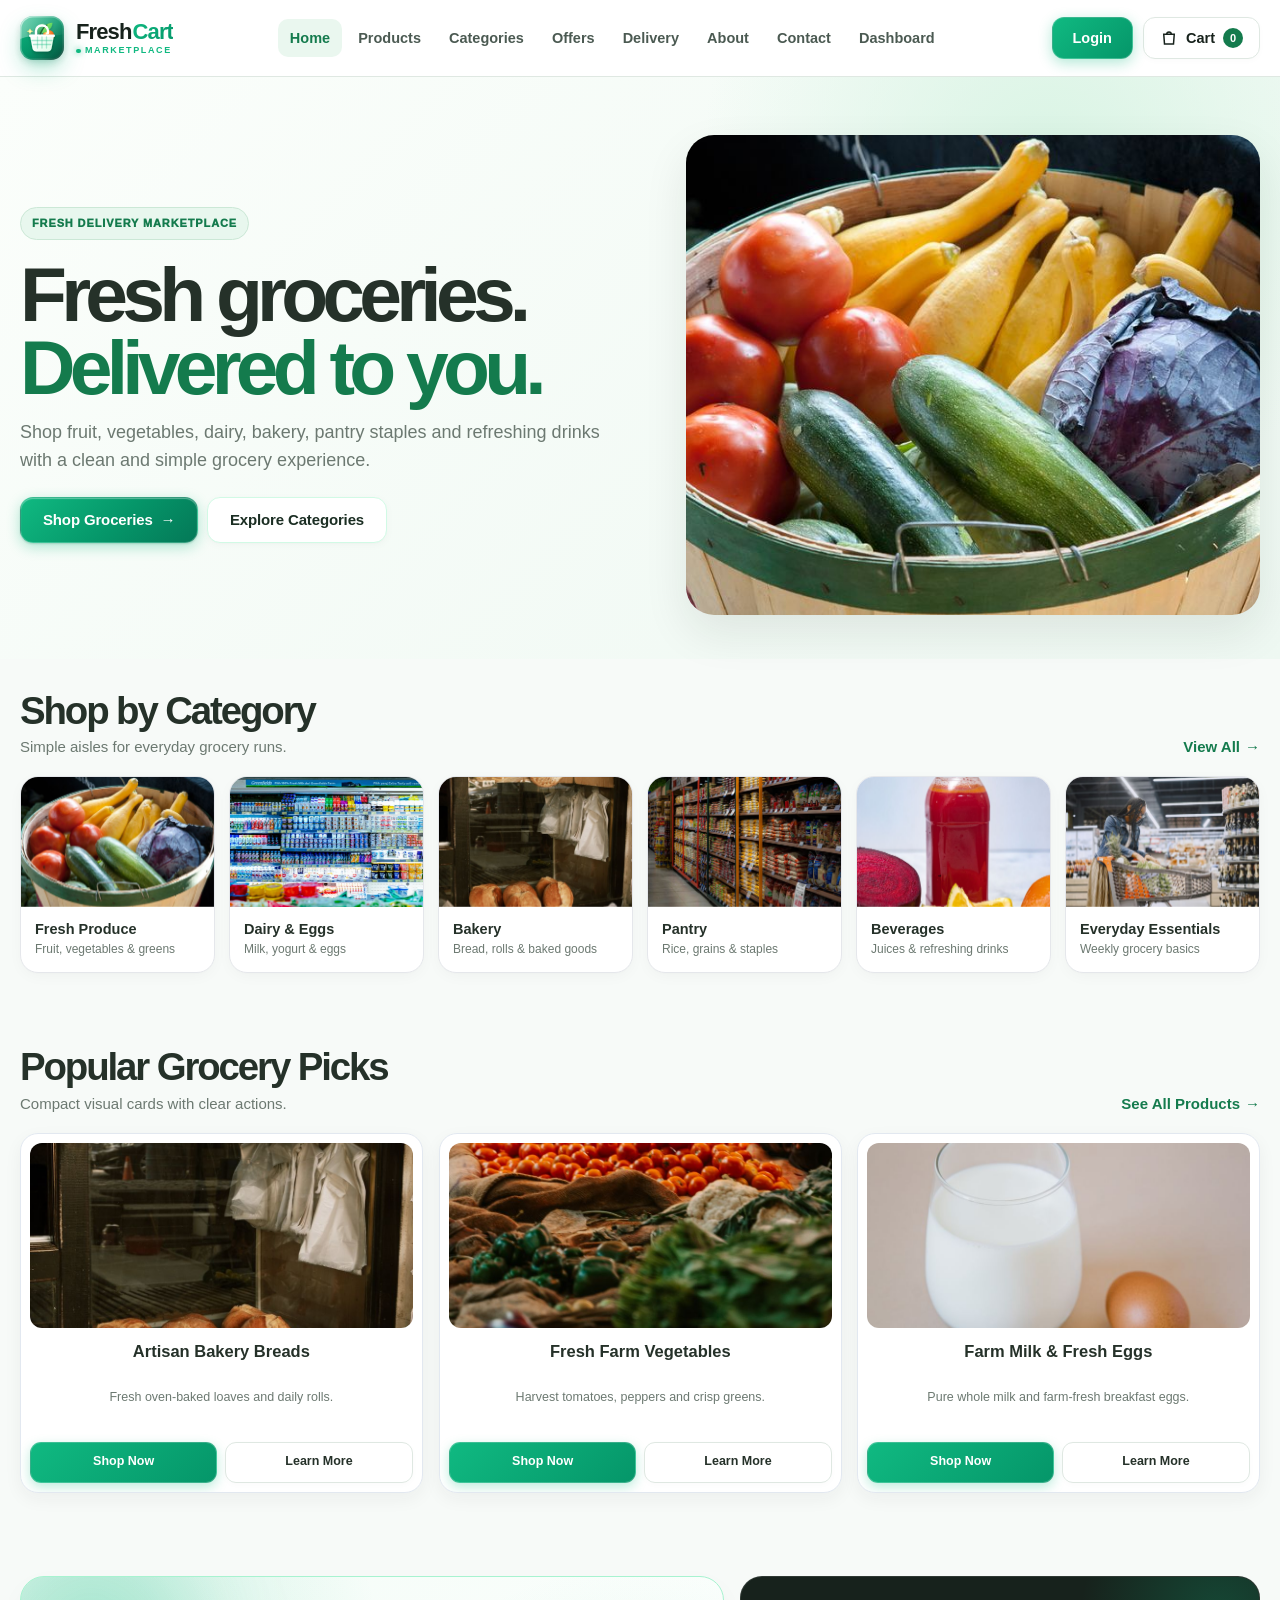
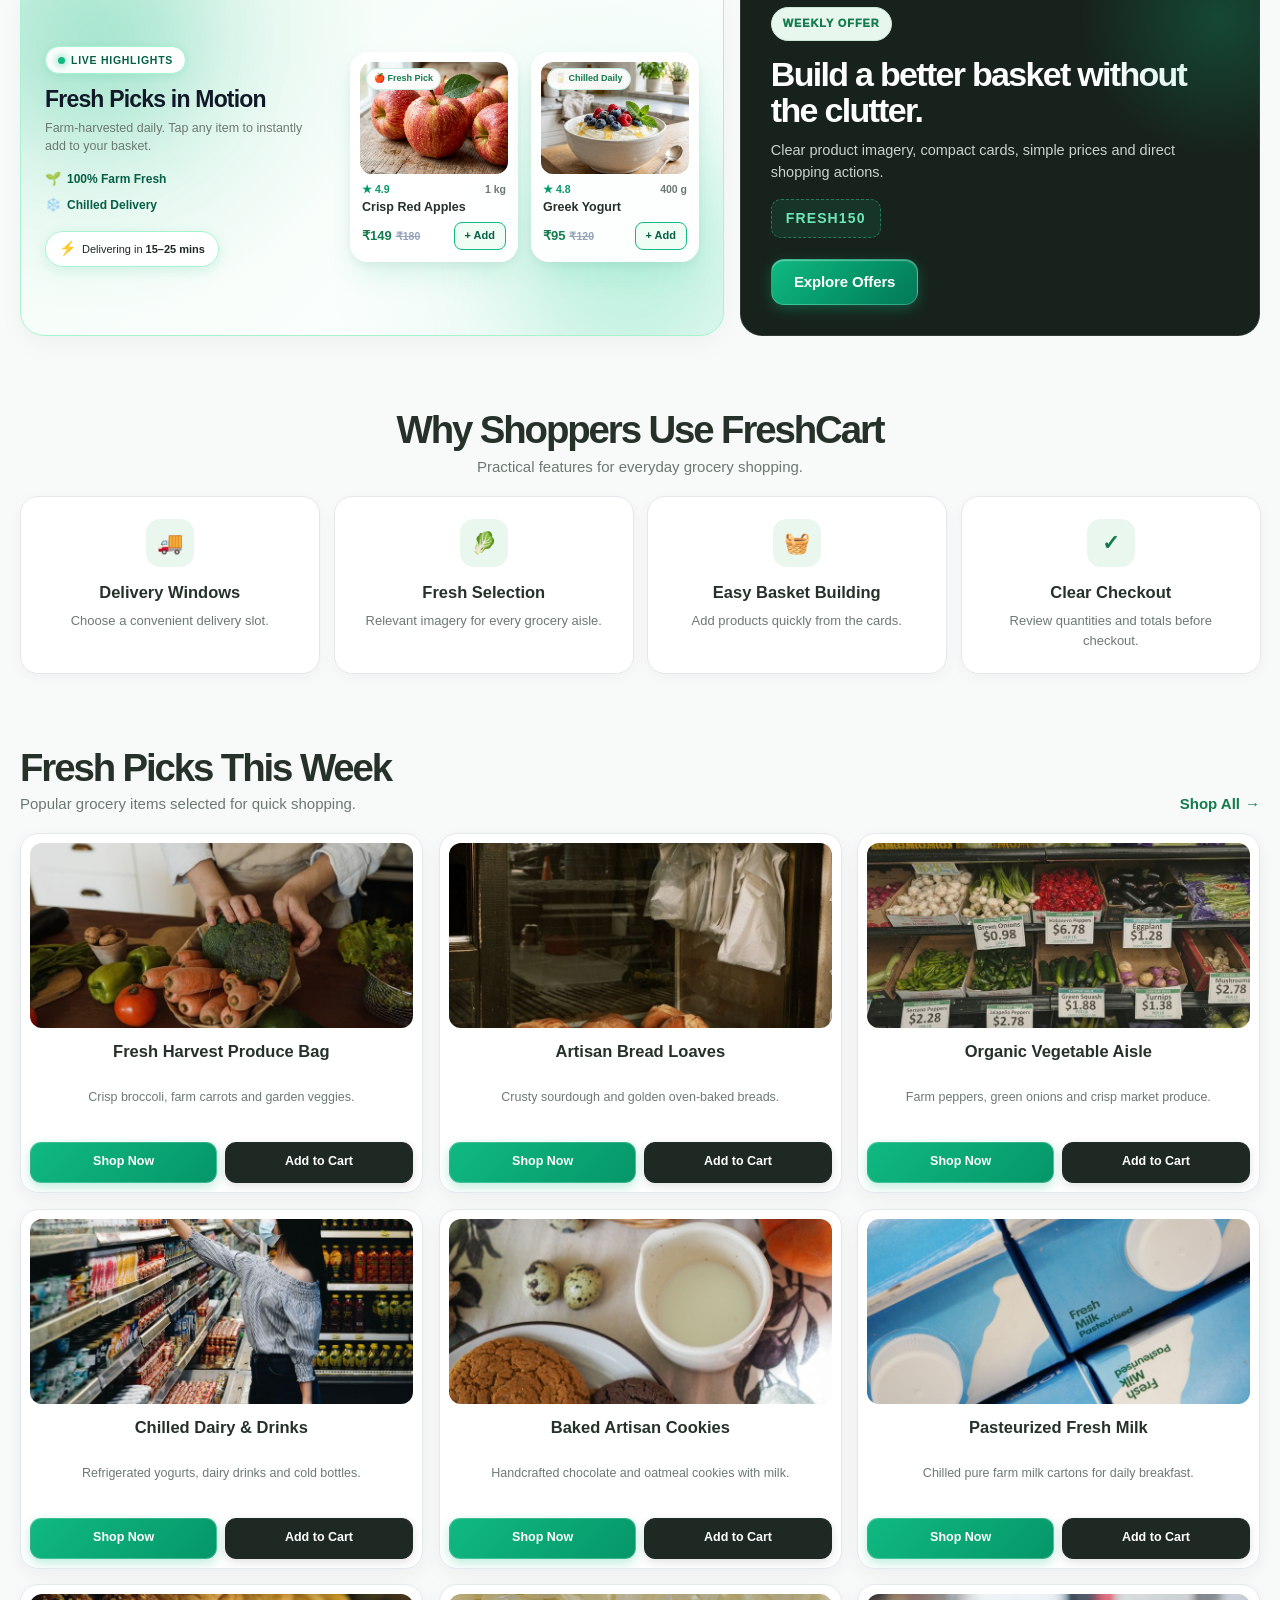
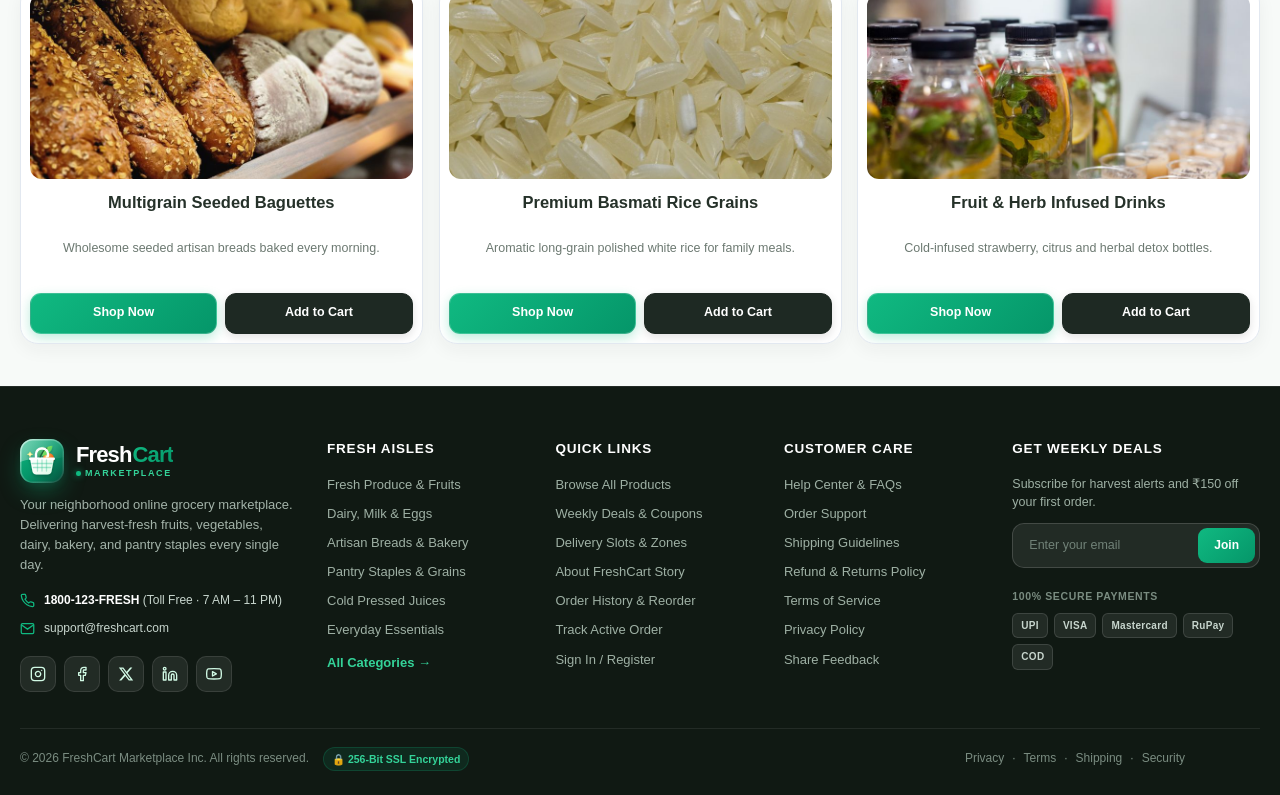
<file: index.html>
<!DOCTYPE html>
<html lang="en">
<head>
  <meta charset="UTF-8">
  <meta name="viewport" content="width=device-width, initial-scale=1.0">
  <title>FreshCart — Grocery Delivery Marketplace</title>
  <meta name="description" content="FreshCart grocery delivery marketplace. Shop fruit, vegetables, dairy, bakery, and pantry staples.">
  <link rel="icon" type="image/svg+xml" href="assets/images/favicon.svg">
  <link rel="stylesheet" href="assets/css/style.css">
</head>
<body>

  <!-- ================= HEADER / NAVBAR ================= -->
  <header class="header">
    <div class="container nav">
      <a class="logo" href="index.html" aria-label="FreshCart Homepage">
        <span class="logo-mark">
          <svg viewBox="0 0 44 44" fill="none" xmlns="http://www.w3.org/2000/svg">
            <defs>
              <linearGradient id="fc-logo-bg" x1="0" y1="0" x2="44" y2="44" gradientUnits="userSpaceOnUse">
                <stop offset="0%" stop-color="#10b981"/>
                <stop offset="50%" stop-color="#059669"/>
                <stop offset="100%" stop-color="#064e3b"/>
              </linearGradient>
              <linearGradient id="fc-logo-sheen" x1="0" y1="0" x2="44" y2="24" gradientUnits="userSpaceOnUse">
                <stop offset="0%" stop-color="#ffffff" stop-opacity="0.45"/>
                <stop offset="100%" stop-color="#ffffff" stop-opacity="0"/>
              </linearGradient>
              <linearGradient id="fc-logo-bezel" x1="0" y1="0" x2="44" y2="44" gradientUnits="userSpaceOnUse">
                <stop offset="0%" stop-color="#ffffff" stop-opacity="0.6"/>
                <stop offset="60%" stop-color="#ffffff" stop-opacity="0.12"/>
                <stop offset="100%" stop-color="#022c22" stop-opacity="0.5"/>
              </linearGradient>
              <radialGradient id="fc-logo-citrus" cx="35%" cy="30%" r="70%">
                <stop offset="0%" stop-color="#fef08a"/>
                <stop offset="35%" stop-color="#fb923c"/>
                <stop offset="100%" stop-color="#ea580c"/>
              </radialGradient>
              <linearGradient id="fc-logo-leaf-lime" x1="21" y1="7" x2="33" y2="17" gradientUnits="userSpaceOnUse">
                <stop offset="0%" stop-color="#bef264"/>
                <stop offset="100%" stop-color="#22c55e"/>
              </linearGradient>
              <linearGradient id="fc-logo-leaf-emerald" x1="16" y1="7" x2="25" y2="19" gradientUnits="userSpaceOnUse">
                <stop offset="0%" stop-color="#86efac"/>
                <stop offset="100%" stop-color="#15803d"/>
              </linearGradient>
              <linearGradient id="fc-logo-basket" x1="10" y1="19.5" x2="34" y2="35.5" gradientUnits="userSpaceOnUse">
                <stop offset="0%" stop-color="#ffffff"/>
                <stop offset="50%" stop-color="#f0fdf4"/>
                <stop offset="100%" stop-color="#dcfce7"/>
              </linearGradient>
              <filter id="fc-logo-shadow" x="-10%" y="-10%" width="120%" height="130%">
                <feDropShadow dx="0" dy="1.5" stdDeviation="1" flood-color="#022c22" flood-opacity="0.3"/>
              </filter>
            </defs>
            <rect width="44" height="44" rx="13" fill="url(#fc-logo-bg)"/>
            <path d="M0 13C0 5.82 5.82 0 13 0H31C38.18 0 44 5.82 44 13V18C30 22 14 17 0 23V13Z" fill="url(#fc-logo-sheen)"/>
            <g filter="url(#fc-logo-shadow)">
              <circle cx="28.5" cy="19.5" r="5.5" fill="url(#fc-logo-citrus)"/>
              <ellipse cx="27" cy="17.5" rx="1.4" ry="0.9" fill="#ffffff" fill-opacity="0.8" transform="rotate(-30 27 17.5)"/>
              <path d="M21 17C21 11.5 26.5 7.2 32.5 6.8C32 12.8 27.2 17 21 17Z" fill="url(#fc-logo-leaf-lime)"/>
              <path d="M20 19C15 13.5 18 7.5 24 7.5C24 13.5 22.5 17 20 19Z" fill="url(#fc-logo-leaf-emerald)"/>
              <path d="M20 19C21 14.5 24 11.2 27 9" stroke="#14532d" stroke-width="1.2" stroke-linecap="round" fill="none" opacity="0.8"/>
              <path d="M16 20V15C16 12 18.5 9.5 21.5 9.5H22.5C25.5 9.5 28 12 28 15V17" stroke="#ffffff" stroke-width="2.3" stroke-linecap="round" stroke-linejoin="round" fill="none"/>
              <path d="M10 19.5H34L31.5 32.5C31.1 34.3 29.5 35.5 27.6 35.5H16.4C14.5 35.5 12.9 34.3 12.5 32.5L10 19.5Z" fill="url(#fc-logo-basket)"/>
              <rect x="9" y="18.5" width="26" height="2.5" rx="1.25" fill="#ffffff"/>
              <path d="M12 24.5H32M13.5 28.5H30.5" stroke="#10b981" stroke-width="1.4" stroke-linecap="round" stroke-opacity="0.35"/>
              <path d="M17.5 21V32M22 21V32M26.5 21V32" stroke="#10b981" stroke-width="1.3" stroke-linecap="round" stroke-opacity="0.3"/>
              <path d="M10 12.5L11.2 14.5L13.2 15.2L11.2 16L10 18L8.8 16L6.8 15.2L8.8 14.5Z" fill="#fef08a"/>
              <circle cx="10" cy="15.2" r="0.7" fill="#ffffff"/>
            </g>
            <rect x="0.75" y="0.75" width="42.5" height="42.5" rx="12.25" stroke="url(#fc-logo-bezel)" stroke-width="1.5" fill="none"/>
          </svg>
        </span>
        <span class="logo-text">
          <span class="brand-name">
            <span class="brand-fresh">Fresh</span><span class="brand-cart">Cart</span>
          </span>
          <span class="brand-sub">Marketplace</span>
        </span>
      </a>

      <nav class="nav-links">
        <a href="index.html" class="active">Home</a>
        <a href="products.html">Products</a>
        <a href="categories.html">Categories</a>
        <a href="offers.html">Offers</a>
        <a href="delivery.html">Delivery</a>
        <a href="about.html">About</a>
        <a href="contact.html">Contact</a>
        <a href="dashboard.html">Dashboard</a>
      </nav>

      <div class="nav-actions">
        <a href="login.html" class="login-btn">Login</a>
        <button class="nav-cart" onclick="openCart()">
          <svg viewBox="0 0 24 24" fill="none" stroke="currentColor" stroke-width="2">
            <path d="M5 7h14l-1 13H6L5 7Z"/>
            <path d="M9 7a3 3 0 0 1 6 0"/>
          </svg>
          Cart
          <span class="cart-count">0</span>
        </button>
        <button class="menu-btn" onclick="toggleMobile()" aria-label="Toggle menu">
          <svg viewBox="0 0 24 24" fill="none" stroke="currentColor" stroke-width="2">
            <path d="M4 6h16M4 12h16M4 18h16"/>
          </svg>
        </button>
      </div>
    </div>

    <!-- Mobile Navigation Menu -->
    <div id="mobileMenu" class="mobile-menu">
      <a href="index.html" class="active" onclick="closeMobile()">Home</a>
      <a href="products.html" onclick="closeMobile()">Products</a>
      <a href="categories.html" onclick="closeMobile()">Categories</a>
      <a href="offers.html" onclick="closeMobile()">Offers</a>
      <a href="delivery.html" onclick="closeMobile()">Delivery</a>
      <a href="about.html" onclick="closeMobile()">About</a>
      <a href="contact.html" onclick="closeMobile()">Contact</a>
      <a href="dashboard.html" onclick="closeMobile()">Dashboard</a>
      <button class="mobile-cart" onclick="openCart(); closeMobile()">
        <svg viewBox="0 0 24 24" fill="none" stroke="currentColor" stroke-width="2">
          <path d="M5 7h14l-1 13H6L5 7Z"/>
          <path d="M9 7a3 3 0 0 1 6 0"/>
        </svg>
        Cart <span class="cart-count">0</span>
      </button>
      <a href="login.html" class="mobile-login" onclick="closeMobile()">Login</a>
    </div>
  </header>

  <main>
    <!-- ================= HERO ================= -->
    <section class="hero">
      <div class="container hero-grid">
        <div class="hero-content">
          <span class="eyebrow">Fresh Delivery Marketplace</span>
          <h1>Fresh groceries.<br><span>Delivered to you.</span></h1>
          <p class="hero-text">
            Shop fruit, vegetables, dairy, bakery, pantry staples and refreshing drinks with a clean and simple grocery experience.
          </p>
          <div class="hero-actions">
            <a class="btn btn-primary" href="products.html">Shop Groceries <span class="arrow">→</span></a>
            <a class="btn btn-secondary" href="categories.html">Explore Categories</a>
          </div>
        </div>

        <div class="hero-art">
          <img src="images/hero-main.jpg" alt="Fresh grocery basket" class="hero-main" onerror="this.src='images/fallback.jpg'">
        </div>
      </div>
    </section>

    <!-- ================= SHOP BY CATEGORY ================= -->
    <section class="section compact">
      <div class="container">
        <div class="section-head">
          <div>
            <h2>Shop by Category</h2>
            <p>Simple aisles for everyday grocery runs.</p>
          </div>
          <a class="green-link" href="categories.html">View All →</a>
        </div>
        <div class="category-grid">
          <a class="category" href="products.html?category=Fresh+Produce">
            <img src="images/category-produce.jpg" alt="Fresh Produce" onerror="this.src='images/fallback.jpg'">
            <strong>Fresh Produce</strong>
            <small>Fruit, vegetables &amp; greens</small>
          </a>
          <a class="category" href="products.html?category=Dairy+%26+Eggs">
            <img src="images/category-dairy.jpg" alt="Dairy &amp; Eggs" onerror="this.src='images/fallback.jpg'">
            <strong>Dairy &amp; Eggs</strong>
            <small>Milk, yogurt &amp; eggs</small>
          </a>
          <a class="category" href="products.html?category=Bakery">
            <img src="images/category-bakery.jpg" alt="Bakery" onerror="this.src='images/fallback.jpg'">
            <strong>Bakery</strong>
            <small>Bread, rolls &amp; baked goods</small>
          </a>
          <a class="category" href="products.html?category=Pantry">
            <img src="images/category-pantry.jpg" alt="Pantry" onerror="this.src='images/fallback.jpg'">
            <strong>Pantry</strong>
            <small>Rice, grains &amp; staples</small>
          </a>
          <a class="category" href="products.html?category=Beverages">
            <img src="images/category-beverages.jpg" alt="Beverages" onerror="this.src='images/fallback.jpg'">
            <strong>Beverages</strong>
            <small>Juices &amp; refreshing drinks</small>
          </a>
          <a class="category" href="products.html?category=Everyday+Essentials">
            <img src="images/category-essentials.jpg" alt="Everyday Essentials" onerror="this.src='images/fallback.jpg'">
            <strong>Everyday Essentials</strong>
            <small>Weekly grocery basics</small>
          </a>
        </div>
      </div>
    </section>

    <!-- ================= POPULAR GROCERY PICKS ================= -->
    <section class="section">
      <div class="container">
        <div class="section-head">
          <div>
            <h2>Popular Grocery Picks</h2>
            <p>Compact visual cards with clear actions.</p>
          </div>
          <a class="green-link" href="products.html">See All Products →</a>
        </div>
        <div class="visual-grid">
          <article class="visual-card">
            <img src="images/photo-28826564.jpg" alt="Artisan Bakery Breads" onerror="this.src='images/fallback.jpg'">
            <div class="visual-info">
              <h3>Artisan Bakery Breads</h3>
              <p>Fresh oven-baked loaves and daily rolls.</p>
            </div>
            <div class="visual-buttons">
              <a href="products.html?category=Bakery">Shop Now</a>
              <a href="categories.html">Learn More</a>
            </div>
          </article>
          <article class="visual-card">
            <img src="images/photo-16747109.jpg" alt="Fresh Farm Vegetables" onerror="this.src='images/fallback.jpg'">
            <div class="visual-info">
              <h3>Fresh Farm Vegetables</h3>
              <p>Harvest tomatoes, peppers and crisp greens.</p>
            </div>
            <div class="visual-buttons">
              <a href="products.html?category=Fresh+Produce">Shop Now</a>
              <a href="categories.html">Learn More</a>
            </div>
          </article>
          <article class="visual-card">
            <img src="images/photo-8963960.jpg" alt="Farm Milk &amp; Fresh Eggs" onerror="this.src='images/fallback.jpg'">
            <div class="visual-info">
              <h3>Farm Milk &amp; Fresh Eggs</h3>
              <p>Pure whole milk and farm-fresh breakfast eggs.</p>
            </div>
            <div class="visual-buttons">
              <a href="products.html?category=Dairy+%26+Eggs">Shop Now</a>
              <a href="categories.html">Learn More</a>
            </div>
          </article>
        </div>
      </div>
    </section>

    <!-- ================= MOTION / PROMO ================= -->
    <section class="section">
      <div class="container motion-grid">
        <div class="motion-stage" id="motionStage">
          <!-- Ambient Glow Orbs -->
          <div class="motion-glow motion-glow-1"></div>
          <div class="motion-glow motion-glow-2"></div>

          <!-- Left Info Column -->
          <div class="motion-content">
            <span class="motion-live-badge">
              <span class="live-pulse"></span>
              Live Highlights
            </span>
            <h3 class="motion-heading">Fresh Picks in Motion</h3>
            <p class="motion-sub">Farm-harvested daily. Tap any item to instantly add to your basket.</p>
            
            <div class="motion-features">
              <span class="motion-feat"><span class="feat-icon">🌱</span> 100% Farm Fresh</span>
              <span class="motion-feat"><span class="feat-icon">❄️</span> Chilled Delivery</span>
            </div>

            <div class="motion-speed-pill">
              <span class="speed-icon">⚡</span>
              <span>Delivering in <strong>15–25 mins</strong></span>
            </div>
          </div>

          <!-- Right Showcase Cards (Staggered Floating Pair) -->
          <div class="motion-cards-wrap">
            <!-- Card 1: Crisp Red Apples -->
            <div class="motion-card motion-card-1" onclick="addToCart(0)" title="Click to add Crisp Red Apples">
              <div class="motion-card-img-wrap">
                <img src="images/product-red-apples.jpg" alt="Crisp Red Apples" onerror="this.src='images/fallback.jpg'">
                <span class="motion-card-tag">🍎 Fresh Pick</span>
              </div>
              <div class="motion-card-body">
                <div class="motion-card-meta">
                  <span class="motion-card-rating">★ 4.9</span>
                  <span class="motion-card-weight">1 kg</span>
                </div>
                <strong class="motion-card-title">Crisp Red Apples</strong>
                <div class="motion-card-footer">
                  <div class="motion-card-pricing">
                    <span class="motion-card-price">₹149</span>
                    <span class="motion-card-mrp">₹180</span>
                  </div>
                  <button class="motion-add-btn" onclick="event.stopPropagation(); addToCart(0)" aria-label="Add Red Apples to cart">
                    + Add
                  </button>
                </div>
              </div>
            </div>

            <!-- Card 2: Greek Yogurt Bowl -->
            <div class="motion-card motion-card-2" onclick="addToCart(10)" title="Click to add Greek Yogurt">
              <div class="motion-card-img-wrap">
                <img src="images/product-greek-yogurt.jpg" alt="Greek Yogurt Bowl" onerror="this.src='images/fallback.jpg'">
                <span class="motion-card-tag">🥛 Chilled Daily</span>
              </div>
              <div class="motion-card-body">
                <div class="motion-card-meta">
                  <span class="motion-card-rating">★ 4.8</span>
                  <span class="motion-card-weight">400 g</span>
                </div>
                <strong class="motion-card-title">Greek Yogurt</strong>
                <div class="motion-card-footer">
                  <div class="motion-card-pricing">
                    <span class="motion-card-price">₹95</span>
                    <span class="motion-card-mrp">₹120</span>
                  </div>
                  <button class="motion-add-btn" onclick="event.stopPropagation(); addToCart(10)" aria-label="Add Greek Yogurt to cart">
                    + Add
                  </button>
                </div>
              </div>
            </div>
          </div>
        </div>

        <div class="offer-panel">
          <span class="eyebrow">Weekly Offer</span>
          <h2>Build a better basket without the clutter.</h2>
          <p>Clear product imagery, compact cards, simple prices and direct shopping actions.</p>
          <div class="offer-code">FRESH150</div>
          <a class="btn btn-primary" href="offers.html">Explore Offers</a>
        </div>
      </div>
    </section>

    <!-- ================= WHY SHOPPERS USE FRESHCART ================= -->
    <section class="section compact">
      <div class="container">
        <div class="section-head center">
          <div>
            <h2>Why Shoppers Use FreshCart</h2>
            <p>Practical features for everyday grocery shopping.</p>
          </div>
        </div>
        <div class="benefit-grid">
          <div class="benefit">
            <div class="benefit-icon">🚚</div>
            <h3>Delivery Windows</h3>
            <p>Choose a convenient delivery slot.</p>
          </div>
          <div class="benefit">
            <div class="benefit-icon">🥬</div>
            <h3>Fresh Selection</h3>
            <p>Relevant imagery for every grocery aisle.</p>
          </div>
          <div class="benefit">
            <div class="benefit-icon">🧺</div>
            <h3>Easy Basket Building</h3>
            <p>Add products quickly from the cards.</p>
          </div>
          <div class="benefit">
            <div class="benefit-icon">✓</div>
            <h3>Clear Checkout</h3>
            <p>Review quantities and totals before checkout.</p>
          </div>
        </div>
      </div>
    </section>

    <!-- ================= FRESH PICKS THIS WEEK ================= -->
    <section class="section">
      <div class="container">
        <div class="section-head">
          <div>
            <h2>Fresh Picks This Week</h2>
            <p>Popular grocery items selected for quick shopping.</p>
          </div>
          <a class="green-link" href="products.html">Shop All →</a>
        </div>
        <div class="visual-grid">
          <article class="visual-card">
            <img src="images/photo-6653619.jpg" alt="Fresh Harvest Produce Bag" onerror="this.src='images/fallback.jpg'">
            <div class="visual-info">
              <h3>Fresh Harvest Produce Bag</h3>
              <p>Crisp broccoli, farm carrots and garden veggies.</p>
            </div>
            <div class="visual-buttons">
              <a href="products.html?category=Fresh+Produce">Shop Now</a>
              <button onclick="addToCart(6)">Add to Cart</button>
            </div>
          </article>
          <article class="visual-card">
            <img src="images/photo-28826564.jpg" alt="Artisan Bread Loaves" onerror="this.src='images/fallback.jpg'">
            <div class="visual-info">
              <h3>Artisan Bread Loaves</h3>
              <p>Crusty sourdough and golden oven-baked breads.</p>
            </div>
            <div class="visual-buttons">
              <a href="products.html?category=Bakery">Shop Now</a>
              <button onclick="addToCart(14)">Add to Cart</button>
            </div>
          </article>
          <article class="visual-card">
            <img src="images/photo-37009052.jpg" alt="Organic Vegetable Aisle" onerror="this.src='images/fallback.jpg'">
            <div class="visual-info">
              <h3>Organic Vegetable Aisle</h3>
              <p>Farm peppers, green onions and crisp market produce.</p>
            </div>
            <div class="visual-buttons">
              <a href="products.html?category=Fresh+Produce">Shop Now</a>
              <button onclick="addToCart(3)">Add to Cart</button>
            </div>
          </article>
          <article class="visual-card">
            <img src="images/photo-7552225.jpg" alt="Chilled Dairy &amp; Drinks" onerror="this.src='images/fallback.jpg'">
            <div class="visual-info">
              <h3>Chilled Dairy &amp; Drinks</h3>
              <p>Refrigerated yogurts, dairy drinks and cold bottles.</p>
            </div>
            <div class="visual-buttons">
              <a href="products.html?category=Dairy+%26+Eggs">Shop Now</a>
              <button onclick="addToCart(10)">Add to Cart</button>
            </div>
          </article>
          <article class="visual-card">
            <img src="images/photo-9345007.jpg" alt="Baked Artisan Cookies" onerror="this.src='images/fallback.jpg'">
            <div class="visual-info">
              <h3>Baked Artisan Cookies</h3>
              <p>Handcrafted chocolate and oatmeal cookies with milk.</p>
            </div>
            <div class="visual-buttons">
              <a href="products.html?category=Bakery">Shop Now</a>
              <button onclick="addToCart(12)">Add to Cart</button>
            </div>
          </article>
          <article class="visual-card">
            <img src="images/photo-14534512.jpg" alt="Pasteurized Fresh Milk" onerror="this.src='images/fallback.jpg'">
            <div class="visual-info">
              <h3>Pasteurized Fresh Milk</h3>
              <p>Chilled pure farm milk cartons for daily breakfast.</p>
            </div>
            <div class="visual-buttons">
              <a href="products.html?category=Dairy+%26+Eggs">Shop Now</a>
              <button onclick="addToCart(7)">Add to Cart</button>
            </div>
          </article>
          <article class="visual-card">
            <img src="images/photo-14520462.jpg" alt="Multigrain Seeded Baguettes" onerror="this.src='images/fallback.jpg'">
            <div class="visual-info">
              <h3>Multigrain Seeded Baguettes</h3>
              <p>Wholesome seeded artisan breads baked every morning.</p>
            </div>
            <div class="visual-buttons">
              <a href="products.html?category=Bakery">Shop Now</a>
              <button onclick="addToCart(14)">Add to Cart</button>
            </div>
          </article>
          <article class="visual-card">
            <img src="images/photo-18328392.jpg" alt="Premium Basmati Rice Grains" onerror="this.src='images/fallback.jpg'">
            <div class="visual-info">
              <h3>Premium Basmati Rice Grains</h3>
              <p>Aromatic long-grain polished white rice for family meals.</p>
            </div>
            <div class="visual-buttons">
              <a href="products.html?category=Pantry">Shop Now</a>
              <button onclick="addToCart(18)">Add to Cart</button>
            </div>
          </article>
          <article class="visual-card">
            <img src="images/product-mixed-fruit-smoothie.jpg" alt="Fruit &amp; Herb Infused Drinks" onerror="this.src='images/fallback.jpg'">
            <div class="visual-info">
              <h3>Fruit &amp; Herb Infused Drinks</h3>
              <p>Cold-infused strawberry, citrus and herbal detox bottles.</p>
            </div>
            <div class="visual-buttons">
              <a href="products.html?category=Beverages">Shop Now</a>
              <button onclick="addToCart(22)">Add to Cart</button>
            </div>
          </article>
        </div>
      </div>
    </section>
  </main>

  <!-- ================= FOOTER ================= -->
  <footer class="footer">
    <!-- Main Footer Body -->
    <div class="container">
      <div class="footer-grid">
        <!-- Brand & Contact Column -->
        <div class="footer-brand-col">
          <a class="logo footer-logo" href="index.html" aria-label="FreshCart Homepage">
            <span class="logo-mark">
              <svg viewBox="0 0 44 44" fill="none" xmlns="http://www.w3.org/2000/svg">
                <rect width="44" height="44" rx="13" fill="url(#fc-logo-bg)"/>
                <path d="M0 13C0 5.82 5.82 0 13 0H31C38.18 0 44 5.82 44 13V18C30 22 14 17 0 23V13Z" fill="url(#fc-logo-sheen)"/>
                <g filter="url(#fc-logo-shadow)">
                  <circle cx="28.5" cy="19.5" r="5.5" fill="url(#fc-logo-citrus)"/>
                  <ellipse cx="27" cy="17.5" rx="1.4" ry="0.9" fill="#ffffff" fill-opacity="0.8" transform="rotate(-30 27 17.5)"/>
                  <path d="M21 17C21 11.5 26.5 7.2 32.5 6.8C32 12.8 27.2 17 21 17Z" fill="url(#fc-logo-leaf-lime)"/>
                  <path d="M20 19C15 13.5 18 7.5 24 7.5C24 13.5 22.5 17 20 19Z" fill="url(#fc-logo-leaf-emerald)"/>
                  <path d="M20 19C21 14.5 24 11.2 27 9" stroke="#14532d" stroke-width="1.2" stroke-linecap="round" fill="none" opacity="0.8"/>
                  <path d="M16 20V15C16 12 18.5 9.5 21.5 9.5H22.5C25.5 9.5 28 12 28 15V17" stroke="#ffffff" stroke-width="2.3" stroke-linecap="round" stroke-linejoin="round" fill="none"/>
                  <path d="M10 19.5H34L31.5 32.5C31.1 34.3 29.5 35.5 27.6 35.5H16.4C14.5 35.5 12.9 34.3 12.5 32.5L10 19.5Z" fill="url(#fc-logo-basket)"/>
                  <rect x="9" y="18.5" width="26" height="2.5" rx="1.25" fill="#ffffff"/>
                  <path d="M12 24.5H32M13.5 28.5H30.5" stroke="#10b981" stroke-width="1.4" stroke-linecap="round" stroke-opacity="0.35"/>
                  <path d="M17.5 21V32M22 21V32M26.5 21V32" stroke="#10b981" stroke-width="1.3" stroke-linecap="round" stroke-opacity="0.3"/>
                  <path d="M10 12.5L11.2 14.5L13.2 15.2L11.2 16L10 18L8.8 16L6.8 15.2L8.8 14.5Z" fill="#fef08a"/>
                  <circle cx="10" cy="15.2" r="0.7" fill="#ffffff"/>
                </g>
                <rect x="0.75" y="0.75" width="42.5" height="42.5" rx="12.25" stroke="url(#fc-logo-bezel)" stroke-width="1.5" fill="none"/>
              </svg>
            </span>
            <span class="logo-text">
              <span class="brand-name">
                <span class="brand-fresh">Fresh</span><span class="brand-cart">Cart</span>
              </span>
              <span class="brand-sub">Marketplace</span>
            </span>
          </a>
          <p class="footer-desc">
            Your neighborhood online grocery marketplace. Delivering harvest-fresh fruits, vegetables, dairy, bakery, and pantry staples every single day.
          </p>

          <div class="footer-contact-info">
            <div class="footer-contact-item">
              <svg viewBox="0 0 24 24" fill="none" stroke="currentColor" stroke-width="2"><path d="M22 16.92v3a2 2 0 0 1-2.18 2 19.79 19.79 0 0 1-8.63-3.07 19.5 19.5 0 0 1-6-6 19.79 19.79 0 0 1-3.07-8.67A2 2 0 0 1 4.11 2h3a2 2 0 0 1 2 1.72 12.84 12.84 0 0 0 .7 2.81 2 2 0 0 1-.45 2.11L8.09 9.91a16 16 0 0 0 6 6l1.27-1.27a2 2 0 0 1 2.11-.45 12.84 12.84 0 0 0 2.81.7A2 2 0 0 1 22 16.92z"/></svg>
              <span><strong>1800-123-FRESH</strong> (Toll Free · 7 AM – 11 PM)</span>
            </div>
            <div class="footer-contact-item">
              <svg viewBox="0 0 24 24" fill="none" stroke="currentColor" stroke-width="2"><path d="M4 4h16c1.1 0 2 .9 2 2v12c0 1.1-.9 2-2 2H4c-1.1 0-2-.9-2-2V6c0-1.1.9-2 2-2z"/><polyline points="22,6 12,13 2,6"/></svg>
              <span>support@freshcart.com</span>
            </div>
          </div>

          <div class="social-links">
            <a href="#" aria-label="Instagram" onclick="event.preventDefault(); toast('Opening FreshCart Instagram')">
              <svg viewBox="0 0 24 24" fill="none" stroke="currentColor" stroke-width="2" stroke-linecap="round" stroke-linejoin="round"><rect x="2" y="2" width="20" height="20" rx="5" ry="5"></rect><path d="M16 11.37A4 4 0 1 1 12.63 8 4 4 0 0 1 16 11.37z"></path><line x1="17.5" y1="6.5" x2="17.51" y2="6.5"></line></svg>
            </a>
            <a href="#" aria-label="Facebook" onclick="event.preventDefault(); toast('Opening FreshCart Facebook')">
              <svg viewBox="0 0 24 24" fill="none" stroke="currentColor" stroke-width="2" stroke-linecap="round" stroke-linejoin="round"><path d="M18 2h-3a5 5 0 0 0-5 5v3H7v4h3v8h4v-8h3l1-4h-4V7a1 1 0 0 1 1-1h3z"></path></svg>
            </a>
            <a href="#" aria-label="X (Twitter)" onclick="event.preventDefault(); toast('Opening FreshCart on X')">
              <svg viewBox="0 0 24 24" fill="currentColor"><path d="M18.244 2.25h3.308l-7.227 8.26 8.502 11.24H16.17l-5.214-6.817L4.99 21.75H1.68l7.73-8.835L1.254 2.25H8.08l4.713 6.231zm-1.161 17.52h1.833L7.084 4.126H5.117z"/></svg>
            </a>
            <a href="#" aria-label="LinkedIn" onclick="event.preventDefault(); toast('Opening FreshCart LinkedIn')">
              <svg viewBox="0 0 24 24" fill="none" stroke="currentColor" stroke-width="2" stroke-linecap="round" stroke-linejoin="round"><path d="M16 8a6 6 0 0 1 6 6v7h-4v-7a2 2 0 0 0-2-2 2 2 0 0 0-2 2v7h-4v-7a6 6 0 0 1 6-6z"></path><rect x="2" y="9" width="4" height="12"></rect><circle cx="4" cy="4" r="2"></circle></svg>
            </a>
            <a href="#" aria-label="YouTube" onclick="event.preventDefault(); toast('Opening FreshCart YouTube')">
              <svg viewBox="0 0 24 24" fill="none" stroke="currentColor" stroke-width="2" stroke-linecap="round" stroke-linejoin="round"><path d="M22.54 6.42a2.78 2.78 0 0 0-1.94-2C18.88 4 12 4 12 4s-6.88 0-8.6.46a2.78 2.78 0 0 0-1.94 2A29 29 0 0 0 1 11.75a29 29 0 0 0 .46 5.33A2.78 2.78 0 0 0 3.4 19c1.72.46 8.6.46 8.6.46s6.88 0 8.6-.46a2.78 2.78 0 0 0 1.94-2 29 29 0 0 0 .46-5.25 29 29 0 0 0-.46-5.33z"></path><polygon points="9.75 15.02 15.5 11.75 9.75 8.48 9.75 15.02"></polygon></svg>
            </a>
          </div>
        </div>

        <!-- Column 2: Fresh Aisles -->
        <div>
          <h3 class="footer-heading">Fresh Aisles</h3>
          <div class="footer-links">
            <a href="products.html?category=Fresh+Produce">Fresh Produce &amp; Fruits</a>
            <a href="products.html?category=Dairy+%26+Eggs">Dairy, Milk &amp; Eggs</a>
            <a href="products.html?category=Bakery">Artisan Breads &amp; Bakery</a>
            <a href="products.html?category=Pantry">Pantry Staples &amp; Grains</a>
            <a href="products.html?category=Beverages">Cold Pressed Juices</a>
            <a href="products.html?category=Everyday+Essentials">Everyday Essentials</a>
            <a href="categories.html" class="footer-link-highlight">All Categories →</a>
          </div>
        </div>

        <!-- Column 3: Quick Links -->
        <div>
          <h3 class="footer-heading">Quick Links</h3>
          <div class="footer-links">
            <a href="products.html">Browse All Products</a>
            <a href="offers.html">Weekly Deals &amp; Coupons</a>
            <a href="delivery.html">Delivery Slots &amp; Zones</a>
            <a href="about.html">About FreshCart Story</a>
            <a href="dashboard.html">Order History &amp; Reorder</a>
            <a href="dashboard.html">Track Active Order</a>
            <a href="login.html">Sign In / Register</a>
          </div>
        </div>

        <!-- Column 4: Customer Care -->
        <div>
          <h3 class="footer-heading">Customer Care</h3>
          <div class="footer-links">
            <a href="contact.html">Help Center &amp; FAQs</a>
            <a href="contact.html">Order Support</a>
            <a href="delivery.html">Shipping Guidelines</a>
            <a href="contact.html">Refund &amp; Returns Policy</a>
            <a href="contact.html">Terms of Service</a>
            <a href="contact.html">Privacy Policy</a>
            <a href="contact.html">Share Feedback</a>
          </div>
        </div>

        <!-- Column 5: Newsletter & Payments -->
        <div class="footer-newsletter-col">
          <h3 class="footer-heading">Get Weekly Deals</h3>
          <p class="footer-newsletter-desc">Subscribe for harvest alerts and ₹150 off your first order.</p>
          <form class="footer-newsletter-form" onsubmit="event.preventDefault(); toast('Subscribed! Check your inbox for ₹150 coupon.'); this.reset();">
            <div class="newsletter-input-wrap">
              <input type="email" placeholder="Enter your email" required aria-label="Email address for deals">
              <button type="submit">Join</button>
            </div>
          </form>

          <div class="footer-payment-section">
            <span class="payment-title">100% Secure Payments</span>
            <div class="payment-badges">
              <span class="pay-badge">UPI</span>
              <span class="pay-badge">VISA</span>
              <span class="pay-badge">Mastercard</span>
              <span class="pay-badge">RuPay</span>
              <span class="pay-badge">COD</span>
            </div>
          </div>
        </div>
      </div>

      <!-- Footer Bottom Bar -->
      <div class="footer-bottom">
        <div class="footer-bottom-left">
          <span>© 2026 FreshCart Marketplace Inc. All rights reserved.</span>
          <span class="footer-bottom-badge">🔒 256-Bit SSL Encrypted</span>
        </div>
        <div class="footer-legal-links">
          <a href="contact.html">Privacy</a>
          <span>·</span>
          <a href="contact.html">Terms</a>
          <span>·</span>
          <a href="delivery.html">Shipping</a>
          <span>·</span>
          <a href="contact.html">Security</a>
        </div>
      </div>
    </div>
  </footer>

  <!-- ================= CART MODAL ================= -->
  <div id="cartModal" class="cart-modal">
    <div class="cart-box">
      <div class="cart-header">
        <h2>Your Cart</h2>
        <button class="close" onclick="closeCart()" aria-label="Close cart">&times;</button>
      </div>
      <div id="cartBody"></div>
    </div>
  </div>

  <!-- Toast Notification & Scroll to top -->
  <div id="toast" class="toast"></div>
  <button id="backTop" class="back-top" onclick="scrollToTop()" aria-label="Back to top">↑</button>

  <script src="assets/js/main.js"></script>
</body>
</html>
</file>
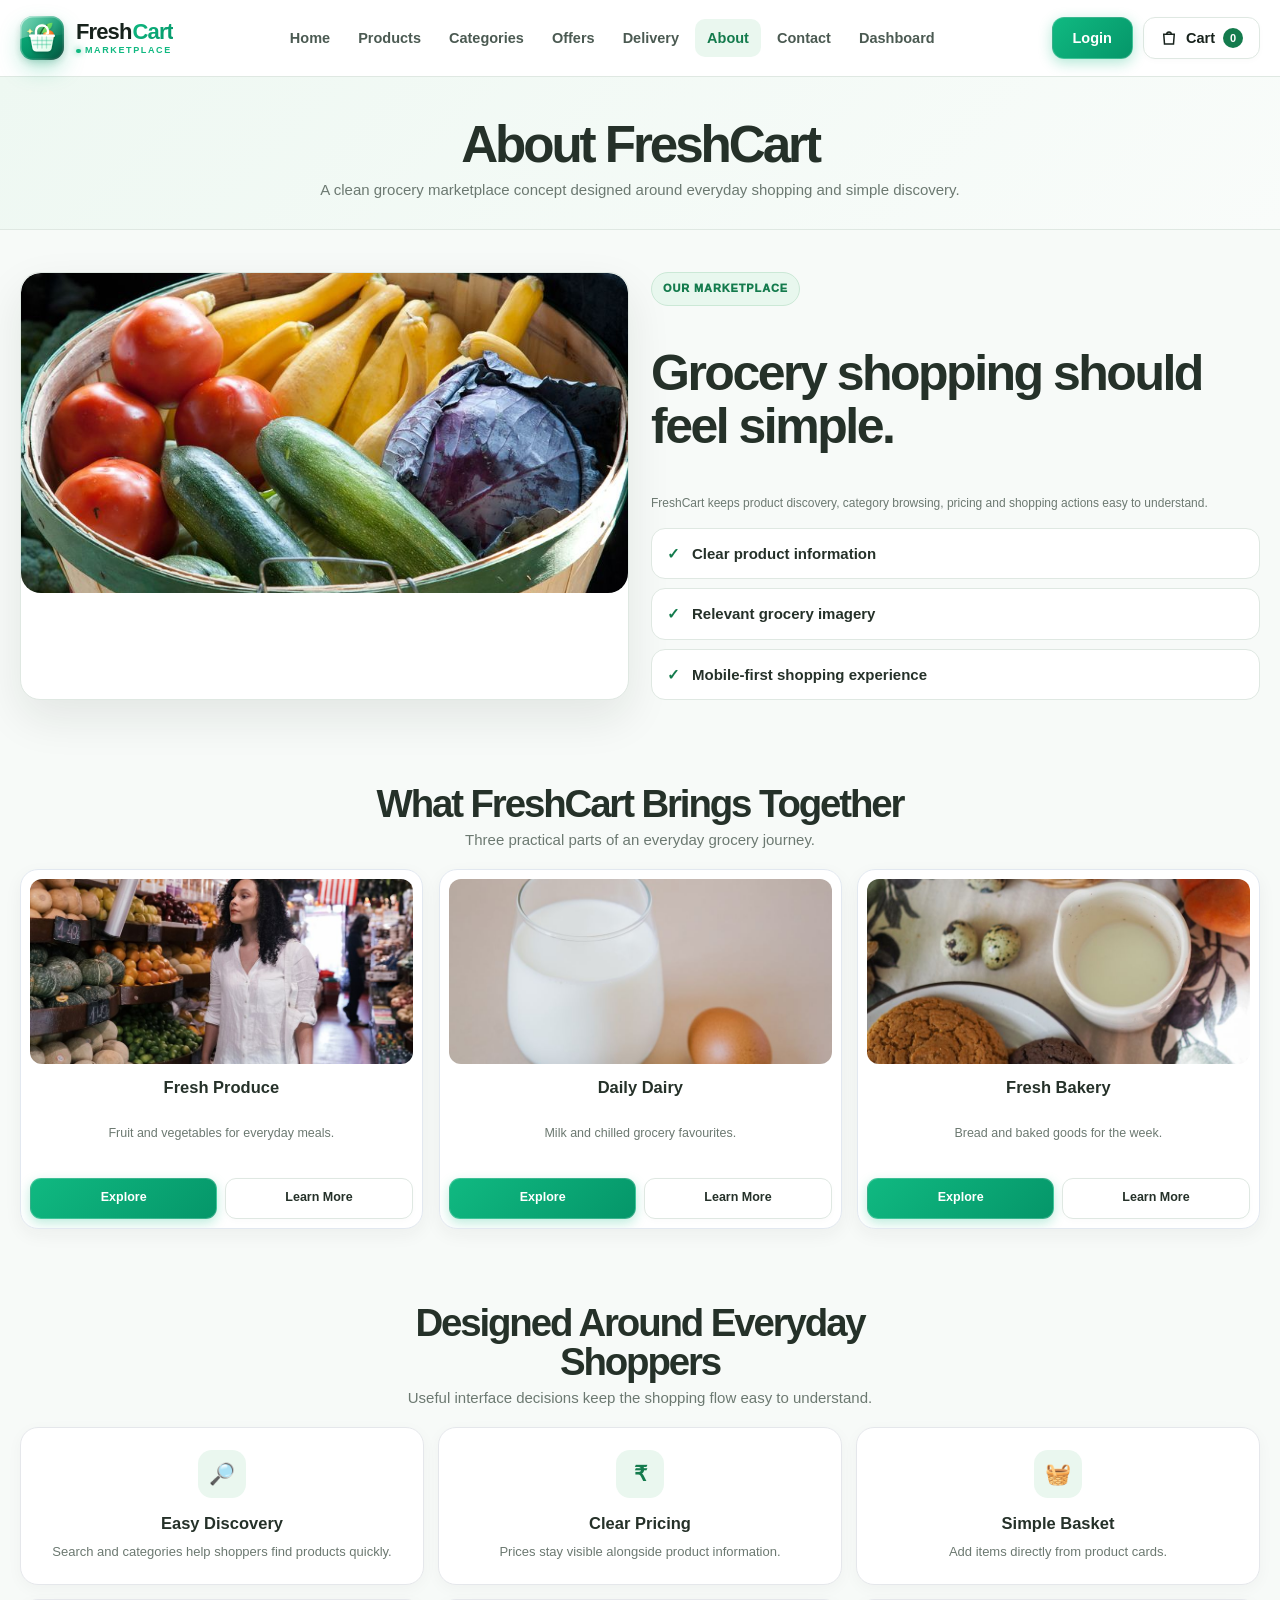
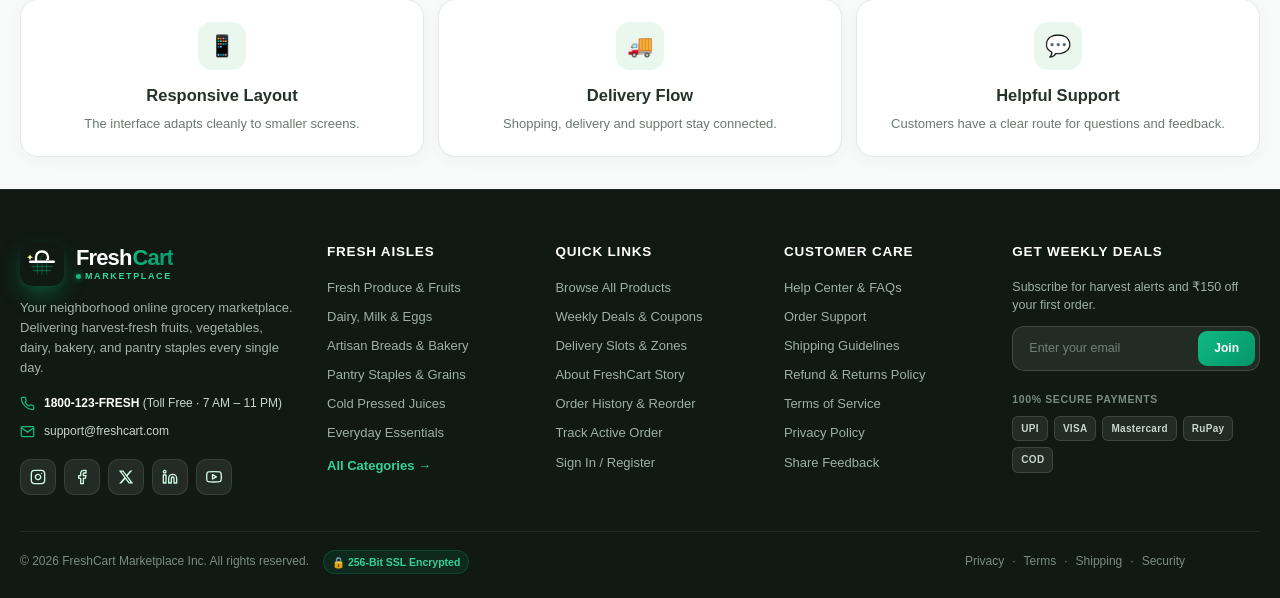
<file: about.html>
<!DOCTYPE html>
<html lang="en">
<head>
  <meta charset="UTF-8">
  <meta name="viewport" content="width=device-width, initial-scale=1.0">
  <title>About FreshCart — Grocery Delivery Marketplace</title>
  <meta name="description" content="A clean grocery marketplace concept designed around everyday shopping and simple discovery.">
  <link rel="icon" type="image/svg+xml" href="assets/images/favicon.svg">
  <link rel="stylesheet" href="assets/css/style.css">
</head>
<body>

  <!-- ================= NAVBAR ================= -->
  <header class="header">
    <div class="container nav">
      <a class="logo" href="index.html" aria-label="FreshCart Homepage">
        <span class="logo-mark">
          <svg viewBox="0 0 44 44" fill="none" xmlns="http://www.w3.org/2000/svg">
            <defs>
              <linearGradient id="fc-abt-bg" x1="0" y1="0" x2="44" y2="44" gradientUnits="userSpaceOnUse">
                <stop offset="0%" stop-color="#10b981"/>
                <stop offset="50%" stop-color="#059669"/>
                <stop offset="100%" stop-color="#064e3b"/>
              </linearGradient>
              <linearGradient id="fc-abt-sheen" x1="0" y1="0" x2="44" y2="24" gradientUnits="userSpaceOnUse">
                <stop offset="0%" stop-color="#ffffff" stop-opacity="0.45"/>
                <stop offset="100%" stop-color="#ffffff" stop-opacity="0"/>
              </linearGradient>
              <linearGradient id="fc-abt-bezel" x1="0" y1="0" x2="44" y2="44" gradientUnits="userSpaceOnUse">
                <stop offset="0%" stop-color="#ffffff" stop-opacity="0.6"/>
                <stop offset="60%" stop-color="#ffffff" stop-opacity="0.12"/>
                <stop offset="100%" stop-color="#022c22" stop-opacity="0.5"/>
              </linearGradient>
              <radialGradient id="fc-abt-citrus" cx="35%" cy="30%" r="70%">
                <stop offset="0%" stop-color="#fef08a"/>
                <stop offset="35%" stop-color="#fb923c"/>
                <stop offset="100%" stop-color="#ea580c"/>
              </radialGradient>
              <linearGradient id="fc-abt-leaf-lime" x1="21" y1="7" x2="33" y2="17" gradientUnits="userSpaceOnUse">
                <stop offset="0%" stop-color="#bef264"/>
                <stop offset="100%" stop-color="#22c55e"/>
              </linearGradient>
              <linearGradient id="fc-abt-leaf-emerald" x1="16" y1="7" x2="25" y2="19" gradientUnits="userSpaceOnUse">
                <stop offset="0%" stop-color="#86efac"/>
                <stop offset="100%" stop-color="#15803d"/>
              </linearGradient>
              <linearGradient id="fc-abt-basket" x1="10" y1="19.5" x2="34" y2="35.5" gradientUnits="userSpaceOnUse">
                <stop offset="0%" stop-color="#ffffff"/>
                <stop offset="50%" stop-color="#f0fdf4"/>
                <stop offset="100%" stop-color="#dcfce7"/>
              </linearGradient>
              <filter id="fc-abt-shadow" x="-10%" y="-10%" width="120%" height="130%">
                <feDropShadow dx="0" dy="1.5" stdDeviation="1" flood-color="#022c22" flood-opacity="0.3"/>
              </filter>
            </defs>
            <rect width="44" height="44" rx="13" fill="url(#fc-abt-bg)"/>
            <path d="M0 13C0 5.82 5.82 0 13 0H31C38.18 0 44 5.82 44 13V18C30 22 14 17 0 23V13Z" fill="url(#fc-abt-sheen)"/>
            <g filter="url(#fc-abt-shadow)">
              <circle cx="28.5" cy="19.5" r="5.5" fill="url(#fc-abt-citrus)"/>
              <ellipse cx="27" cy="17.5" rx="1.4" ry="0.9" fill="#ffffff" fill-opacity="0.8" transform="rotate(-30 27 17.5)"/>
              <path d="M21 17C21 11.5 26.5 7.2 32.5 6.8C32 12.8 27.2 17 21 17Z" fill="url(#fc-abt-leaf-lime)"/>
              <path d="M20 19C15 13.5 18 7.5 24 7.5C24 13.5 22.5 17 20 19Z" fill="url(#fc-abt-leaf-emerald)"/>
              <path d="M20 19C21 14.5 24 11.2 27 9" stroke="#14532d" stroke-width="1.2" stroke-linecap="round" fill="none" opacity="0.8"/>
              <path d="M16 20V15C16 12 18.5 9.5 21.5 9.5H22.5C25.5 9.5 28 12 28 15V17" stroke="#ffffff" stroke-width="2.3" stroke-linecap="round" stroke-linejoin="round" fill="none"/>
              <path d="M10 19.5H34L31.5 32.5C31.1 34.3 29.5 35.5 27.6 35.5H16.4C14.5 35.5 12.9 34.3 12.5 32.5L10 19.5Z" fill="url(#fc-abt-basket)"/>
              <rect x="9" y="18.5" width="26" height="2.5" rx="1.25" fill="#ffffff"/>
              <path d="M12 24.5H32M13.5 28.5H30.5" stroke="#10b981" stroke-width="1.4" stroke-linecap="round" stroke-opacity="0.35"/>
              <path d="M17.5 21V32M22 21V32M26.5 21V32" stroke="#10b981" stroke-width="1.3" stroke-linecap="round" stroke-opacity="0.3"/>
              <path d="M10 12.5L11.2 14.5L13.2 15.2L11.2 16L10 18L8.8 16L6.8 15.2L8.8 14.5Z" fill="#fef08a"/>
              <circle cx="10" cy="15.2" r="0.7" fill="#ffffff"/>
            </g>
            <rect x="0.75" y="0.75" width="42.5" height="42.5" rx="12.25" stroke="url(#fc-abt-bezel)" stroke-width="1.5" fill="none"/>
          </svg>
        </span>
        <span class="logo-text">
          <span class="brand-name">
            <span class="brand-fresh">Fresh</span><span class="brand-cart">Cart</span>
          </span>
          <span class="brand-sub">Marketplace</span>
        </span>
      </a>

      <nav class="nav-links">
        <a href="index.html">Home</a>
        <a href="products.html">Products</a>
        <a href="categories.html">Categories</a>
        <a href="offers.html">Offers</a>
        <a href="delivery.html">Delivery</a>
        <a href="about.html" class="active">About</a>
        <a href="contact.html">Contact</a>
        <a href="dashboard.html">Dashboard</a>
      </nav>

      <div class="nav-actions">
        <a href="login.html" class="login-btn">Login</a>
        <button class="nav-cart" onclick="openCart()">
          <svg viewBox="0 0 24 24" fill="none" stroke="currentColor" stroke-width="2">
            <path d="M5 7h14l-1 13H6L5 7Z"/>
            <path d="M9 7a3 3 0 0 1 6 0"/>
          </svg>
          Cart
          <span class="cart-count">0</span>
        </button>
        <button class="menu-btn" onclick="toggleMobile()" aria-label="Toggle menu">
          <svg viewBox="0 0 24 24" fill="none" stroke="currentColor" stroke-width="2">
            <path d="M4 6h16M4 12h16M4 18h16"/>
          </svg>
        </button>
      </div>
    </div>

    <!-- Mobile Navigation Menu -->
    <div id="mobileMenu" class="mobile-menu">
      <a href="index.html" onclick="closeMobile()">Home</a>
      <a href="products.html" onclick="closeMobile()">Products</a>
      <a href="categories.html" onclick="closeMobile()">Categories</a>
      <a href="offers.html" onclick="closeMobile()">Offers</a>
      <a href="delivery.html" onclick="closeMobile()">Delivery</a>
      <a href="about.html" class="active" onclick="closeMobile()">About</a>
      <a href="contact.html" onclick="closeMobile()">Contact</a>
      <a href="dashboard.html" onclick="closeMobile()">Dashboard</a>
      <button class="mobile-cart" onclick="openCart(); closeMobile()">
        <svg viewBox="0 0 24 24" fill="none" stroke="currentColor" stroke-width="2">
          <path d="M5 7h14l-1 13H6L5 7Z"/>
          <path d="M9 7a3 3 0 0 1 6 0"/>
        </svg>
        Cart <span class="cart-count">0</span>
      </button>
      <a href="login.html" class="mobile-login" onclick="closeMobile()">Login</a>
    </div>
  </header>

  <main>
    <!-- ================= PAGE HERO ================= -->
    <section class="page-hero">
      <div class="container page-hero-content">
        <h1>About FreshCart</h1>
        <p>A clean grocery marketplace concept designed around everyday shopping and simple discovery.</p>
      </div>
    </section>

    <!-- ================= SPLIT SECTION ================= -->
    <section class="section">
      <div class="container split">
        <div class="page-feature-image">
          <img src="images/about-feature.jpg" alt="Fresh grocery market" onerror="this.src='images/fallback.jpg'">
        </div>
        <div>
          <span class="eyebrow">Our Marketplace</span>
          <h2>Grocery shopping should feel simple.</h2>
          <p class="muted">
            FreshCart keeps product discovery, category browsing, pricing and shopping actions easy to understand.
          </p>
          <div class="check-list">
            <div class="check">
              <span>✓</span>
              <strong>Clear product information</strong>
            </div>
            <div class="check">
              <span>✓</span>
              <strong>Relevant grocery imagery</strong>
            </div>
            <div class="check">
              <span>✓</span>
              <strong>Mobile-first shopping experience</strong>
            </div>
          </div>
        </div>
      </div>
    </section>

    <!-- ================= WHAT FRESHCART BRINGS TOGETHER ================= -->
    <section class="section">
      <div class="container">
        <div class="section-head center">
          <div>
            <h2>What FreshCart Brings Together</h2>
            <p>Three practical parts of an everyday grocery journey.</p>
          </div>
        </div>
        <div class="visual-grid">
          <article class="visual-card">
            <img src="images/photo-8805175.jpg" alt="Fresh Produce" onerror="this.src='images/fallback.jpg'">
            <div class="visual-info">
              <h3>Fresh Produce</h3>
              <p>Fruit and vegetables for everyday meals.</p>
            </div>
            <div class="visual-buttons">
              <a href="products.html?category=Fresh+Produce">Explore</a>
              <a href="categories.html">Learn More</a>
            </div>
          </article>
          <article class="visual-card">
            <img src="images/photo-8963960.jpg" alt="Daily Dairy" onerror="this.src='images/fallback.jpg'">
            <div class="visual-info">
              <h3>Daily Dairy</h3>
              <p>Milk and chilled grocery favourites.</p>
            </div>
            <div class="visual-buttons">
              <a href="products.html?category=Dairy+%26+Eggs">Explore</a>
              <a href="categories.html">Learn More</a>
            </div>
          </article>
          <article class="visual-card">
            <img src="images/photo-9345007.jpg" alt="Fresh Bakery" onerror="this.src='images/fallback.jpg'">
            <div class="visual-info">
              <h3>Fresh Bakery</h3>
              <p>Bread and baked goods for the week.</p>
            </div>
            <div class="visual-buttons">
              <a href="products.html?category=Bakery">Explore</a>
              <a href="categories.html">Learn More</a>
            </div>
          </article>
        </div>
      </div>
    </section>

    <!-- ================= DESIGNED AROUND EVERYDAY SHOPPERS ================= -->
    <section class="section compact">
      <div class="container">
        <div class="section-head center">
          <div>
            <h2>Designed Around Everyday Shoppers</h2>
            <p>Useful interface decisions keep the shopping flow easy to understand.</p>
          </div>
        </div>
        <div class="benefit-grid three-col">
          <div class="benefit">
            <div class="benefit-icon">🔎</div>
            <h3>Easy Discovery</h3>
            <p>Search and categories help shoppers find products quickly.</p>
          </div>
          <div class="benefit">
            <div class="benefit-icon">₹</div>
            <h3>Clear Pricing</h3>
            <p>Prices stay visible alongside product information.</p>
          </div>
          <div class="benefit">
            <div class="benefit-icon">🧺</div>
            <h3>Simple Basket</h3>
            <p>Add items directly from product cards.</p>
          </div>
          <div class="benefit">
            <div class="benefit-icon">📱</div>
            <h3>Responsive Layout</h3>
            <p>The interface adapts cleanly to smaller screens.</p>
          </div>
          <div class="benefit">
            <div class="benefit-icon">🚚</div>
            <h3>Delivery Flow</h3>
            <p>Shopping, delivery and support stay connected.</p>
          </div>
          <div class="benefit">
            <div class="benefit-icon">💬</div>
            <h3>Helpful Support</h3>
            <p>Customers have a clear route for questions and feedback.</p>
          </div>
        </div>
      </div>
    </section>
  </main>

  <!-- ================= FOOTER ================= -->
  <footer class="footer">
    <!-- Main Footer Body -->
    <div class="container">
      <div class="footer-grid">
        <!-- Brand & Contact Column -->
        <div class="footer-brand-col">
          <a class="logo footer-logo" href="index.html" aria-label="FreshCart Homepage">
            <span class="logo-mark">
              <svg viewBox="0 0 44 44" fill="none" xmlns="http://www.w3.org/2000/svg">
                <rect width="44" height="44" rx="13" fill="url(#fc-logo-bg)"/>
                <path d="M0 13C0 5.82 5.82 0 13 0H31C38.18 0 44 5.82 44 13V18C30 22 14 17 0 23V13Z" fill="url(#fc-logo-sheen)"/>
                <g filter="url(#fc-logo-shadow)">
                  <circle cx="28.5" cy="19.5" r="5.5" fill="url(#fc-logo-citrus)"/>
                  <ellipse cx="27" cy="17.5" rx="1.4" ry="0.9" fill="#ffffff" fill-opacity="0.8" transform="rotate(-30 27 17.5)"/>
                  <path d="M21 17C21 11.5 26.5 7.2 32.5 6.8C32 12.8 27.2 17 21 17Z" fill="url(#fc-logo-leaf-lime)"/>
                  <path d="M20 19C15 13.5 18 7.5 24 7.5C24 13.5 22.5 17 20 19Z" fill="url(#fc-logo-leaf-emerald)"/>
                  <path d="M20 19C21 14.5 24 11.2 27 9" stroke="#14532d" stroke-width="1.2" stroke-linecap="round" fill="none" opacity="0.8"/>
                  <path d="M16 20V15C16 12 18.5 9.5 21.5 9.5H22.5C25.5 9.5 28 12 28 15V17" stroke="#ffffff" stroke-width="2.3" stroke-linecap="round" stroke-linejoin="round" fill="none"/>
                  <path d="M10 19.5H34L31.5 32.5C31.1 34.3 29.5 35.5 27.6 35.5H16.4C14.5 35.5 12.9 34.3 12.5 32.5L10 19.5Z" fill="url(#fc-logo-basket)"/>
                  <rect x="9" y="18.5" width="26" height="2.5" rx="1.25" fill="#ffffff"/>
                  <path d="M12 24.5H32M13.5 28.5H30.5" stroke="#10b981" stroke-width="1.4" stroke-linecap="round" stroke-opacity="0.35"/>
                  <path d="M17.5 21V32M22 21V32M26.5 21V32" stroke="#10b981" stroke-width="1.3" stroke-linecap="round" stroke-opacity="0.3"/>
                  <path d="M10 12.5L11.2 14.5L13.2 15.2L11.2 16L10 18L8.8 16L6.8 15.2L8.8 14.5Z" fill="#fef08a"/>
                  <circle cx="10" cy="15.2" r="0.7" fill="#ffffff"/>
                </g>
                <rect x="0.75" y="0.75" width="42.5" height="42.5" rx="12.25" stroke="url(#fc-logo-bezel)" stroke-width="1.5" fill="none"/>
              </svg>
            </span>
            <span class="logo-text">
              <span class="brand-name">
                <span class="brand-fresh">Fresh</span><span class="brand-cart">Cart</span>
              </span>
              <span class="brand-sub">Marketplace</span>
            </span>
          </a>
          <p class="footer-desc">
            Your neighborhood online grocery marketplace. Delivering harvest-fresh fruits, vegetables, dairy, bakery, and pantry staples every single day.
          </p>

          <div class="footer-contact-info">
            <div class="footer-contact-item">
              <svg viewBox="0 0 24 24" fill="none" stroke="currentColor" stroke-width="2"><path d="M22 16.92v3a2 2 0 0 1-2.18 2 19.79 19.79 0 0 1-8.63-3.07 19.5 19.5 0 0 1-6-6 19.79 19.79 0 0 1-3.07-8.67A2 2 0 0 1 4.11 2h3a2 2 0 0 1 2 1.72 12.84 12.84 0 0 0 .7 2.81 2 2 0 0 1-.45 2.11L8.09 9.91a16 16 0 0 0 6 6l1.27-1.27a2 2 0 0 1 2.11-.45 12.84 12.84 0 0 0 2.81.7A2 2 0 0 1 22 16.92z"/></svg>
              <span><strong>1800-123-FRESH</strong> (Toll Free · 7 AM – 11 PM)</span>
            </div>
            <div class="footer-contact-item">
              <svg viewBox="0 0 24 24" fill="none" stroke="currentColor" stroke-width="2"><path d="M4 4h16c1.1 0 2 .9 2 2v12c0 1.1-.9 2-2 2H4c-1.1 0-2-.9-2-2V6c0-1.1.9-2 2-2z"/><polyline points="22,6 12,13 2,6"/></svg>
              <span>support@freshcart.com</span>
            </div>
          </div>

          <div class="social-links">
            <a href="#" aria-label="Instagram" onclick="event.preventDefault(); toast('Opening FreshCart Instagram')">
              <svg viewBox="0 0 24 24" fill="none" stroke="currentColor" stroke-width="2" stroke-linecap="round" stroke-linejoin="round"><rect x="2" y="2" width="20" height="20" rx="5" ry="5"></rect><path d="M16 11.37A4 4 0 1 1 12.63 8 4 4 0 0 1 16 11.37z"></path><line x1="17.5" y1="6.5" x2="17.51" y2="6.5"></line></svg>
            </a>
            <a href="#" aria-label="Facebook" onclick="event.preventDefault(); toast('Opening FreshCart Facebook')">
              <svg viewBox="0 0 24 24" fill="none" stroke="currentColor" stroke-width="2" stroke-linecap="round" stroke-linejoin="round"><path d="M18 2h-3a5 5 0 0 0-5 5v3H7v4h3v8h4v-8h3l1-4h-4V7a1 1 0 0 1 1-1h3z"></path></svg>
            </a>
            <a href="#" aria-label="X (Twitter)" onclick="event.preventDefault(); toast('Opening FreshCart on X')">
              <svg viewBox="0 0 24 24" fill="currentColor"><path d="M18.244 2.25h3.308l-7.227 8.26 8.502 11.24H16.17l-5.214-6.817L4.99 21.75H1.68l7.73-8.835L1.254 2.25H8.08l4.713 6.231zm-1.161 17.52h1.833L7.084 4.126H5.117z"/></svg>
            </a>
            <a href="#" aria-label="LinkedIn" onclick="event.preventDefault(); toast('Opening FreshCart LinkedIn')">
              <svg viewBox="0 0 24 24" fill="none" stroke="currentColor" stroke-width="2" stroke-linecap="round" stroke-linejoin="round"><path d="M16 8a6 6 0 0 1 6 6v7h-4v-7a2 2 0 0 0-2-2 2 2 0 0 0-2 2v7h-4v-7a6 6 0 0 1 6-6z"></path><rect x="2" y="9" width="4" height="12"></rect><circle cx="4" cy="4" r="2"></circle></svg>
            </a>
            <a href="#" aria-label="YouTube" onclick="event.preventDefault(); toast('Opening FreshCart YouTube')">
              <svg viewBox="0 0 24 24" fill="none" stroke="currentColor" stroke-width="2" stroke-linecap="round" stroke-linejoin="round"><path d="M22.54 6.42a2.78 2.78 0 0 0-1.94-2C18.88 4 12 4 12 4s-6.88 0-8.6.46a2.78 2.78 0 0 0-1.94 2A29 29 0 0 0 1 11.75a29 29 0 0 0 .46 5.33A2.78 2.78 0 0 0 3.4 19c1.72.46 8.6.46 8.6.46s6.88 0 8.6-.46a2.78 2.78 0 0 0 1.94-2 29 29 0 0 0 .46-5.25 29 29 0 0 0-.46-5.33z"></path><polygon points="9.75 15.02 15.5 11.75 9.75 8.48 9.75 15.02"></polygon></svg>
            </a>
          </div>
        </div>

        <!-- Column 2: Fresh Aisles -->
        <div>
          <h3 class="footer-heading">Fresh Aisles</h3>
          <div class="footer-links">
            <a href="products.html?category=Fresh+Produce">Fresh Produce &amp; Fruits</a>
            <a href="products.html?category=Dairy+%26+Eggs">Dairy, Milk &amp; Eggs</a>
            <a href="products.html?category=Bakery">Artisan Breads &amp; Bakery</a>
            <a href="products.html?category=Pantry">Pantry Staples &amp; Grains</a>
            <a href="products.html?category=Beverages">Cold Pressed Juices</a>
            <a href="products.html?category=Everyday+Essentials">Everyday Essentials</a>
            <a href="categories.html" class="footer-link-highlight">All Categories →</a>
          </div>
        </div>

        <!-- Column 3: Quick Links -->
        <div>
          <h3 class="footer-heading">Quick Links</h3>
          <div class="footer-links">
            <a href="products.html">Browse All Products</a>
            <a href="offers.html">Weekly Deals &amp; Coupons</a>
            <a href="delivery.html">Delivery Slots &amp; Zones</a>
            <a href="about.html">About FreshCart Story</a>
            <a href="dashboard.html">Order History &amp; Reorder</a>
            <a href="dashboard.html">Track Active Order</a>
            <a href="login.html">Sign In / Register</a>
          </div>
        </div>

        <!-- Column 4: Customer Care -->
        <div>
          <h3 class="footer-heading">Customer Care</h3>
          <div class="footer-links">
            <a href="contact.html">Help Center &amp; FAQs</a>
            <a href="contact.html">Order Support</a>
            <a href="delivery.html">Shipping Guidelines</a>
            <a href="contact.html">Refund &amp; Returns Policy</a>
            <a href="contact.html">Terms of Service</a>
            <a href="contact.html">Privacy Policy</a>
            <a href="contact.html">Share Feedback</a>
          </div>
        </div>

        <!-- Column 5: Newsletter & Payments -->
        <div class="footer-newsletter-col">
          <h3 class="footer-heading">Get Weekly Deals</h3>
          <p class="footer-newsletter-desc">Subscribe for harvest alerts and ₹150 off your first order.</p>
          <form class="footer-newsletter-form" onsubmit="event.preventDefault(); toast('Subscribed! Check your inbox for ₹150 coupon.'); this.reset();">
            <div class="newsletter-input-wrap">
              <input type="email" placeholder="Enter your email" required aria-label="Email address for deals">
              <button type="submit">Join</button>
            </div>
          </form>

          <div class="footer-payment-section">
            <span class="payment-title">100% Secure Payments</span>
            <div class="payment-badges">
              <span class="pay-badge">UPI</span>
              <span class="pay-badge">VISA</span>
              <span class="pay-badge">Mastercard</span>
              <span class="pay-badge">RuPay</span>
              <span class="pay-badge">COD</span>
            </div>
          </div>
        </div>
      </div>

      <!-- Footer Bottom Bar -->
      <div class="footer-bottom">
        <div class="footer-bottom-left">
          <span>© 2026 FreshCart Marketplace Inc. All rights reserved.</span>
          <span class="footer-bottom-badge">🔒 256-Bit SSL Encrypted</span>
        </div>
        <div class="footer-legal-links">
          <a href="contact.html">Privacy</a>
          <span>·</span>
          <a href="contact.html">Terms</a>
          <span>·</span>
          <a href="delivery.html">Shipping</a>
          <span>·</span>
          <a href="contact.html">Security</a>
        </div>
      </div>
    </div>
  </footer>

  <!-- ================= CART MODAL ================= -->
  <div id="cartModal" class="cart-modal">
    <div class="cart-box">
      <div class="cart-header">
        <h2>Your Cart</h2>
        <button class="close" onclick="closeCart()" aria-label="Close cart">&times;</button>
      </div>
      <div id="cartBody"></div>
    </div>
  </div>

  <div id="toast" class="toast"></div>
  <button id="backTop" class="back-top" onclick="scrollToTop()" aria-label="Back to top">↑</button>

  <script src="assets/js/main.js"></script>
</body>
</html>
</file>
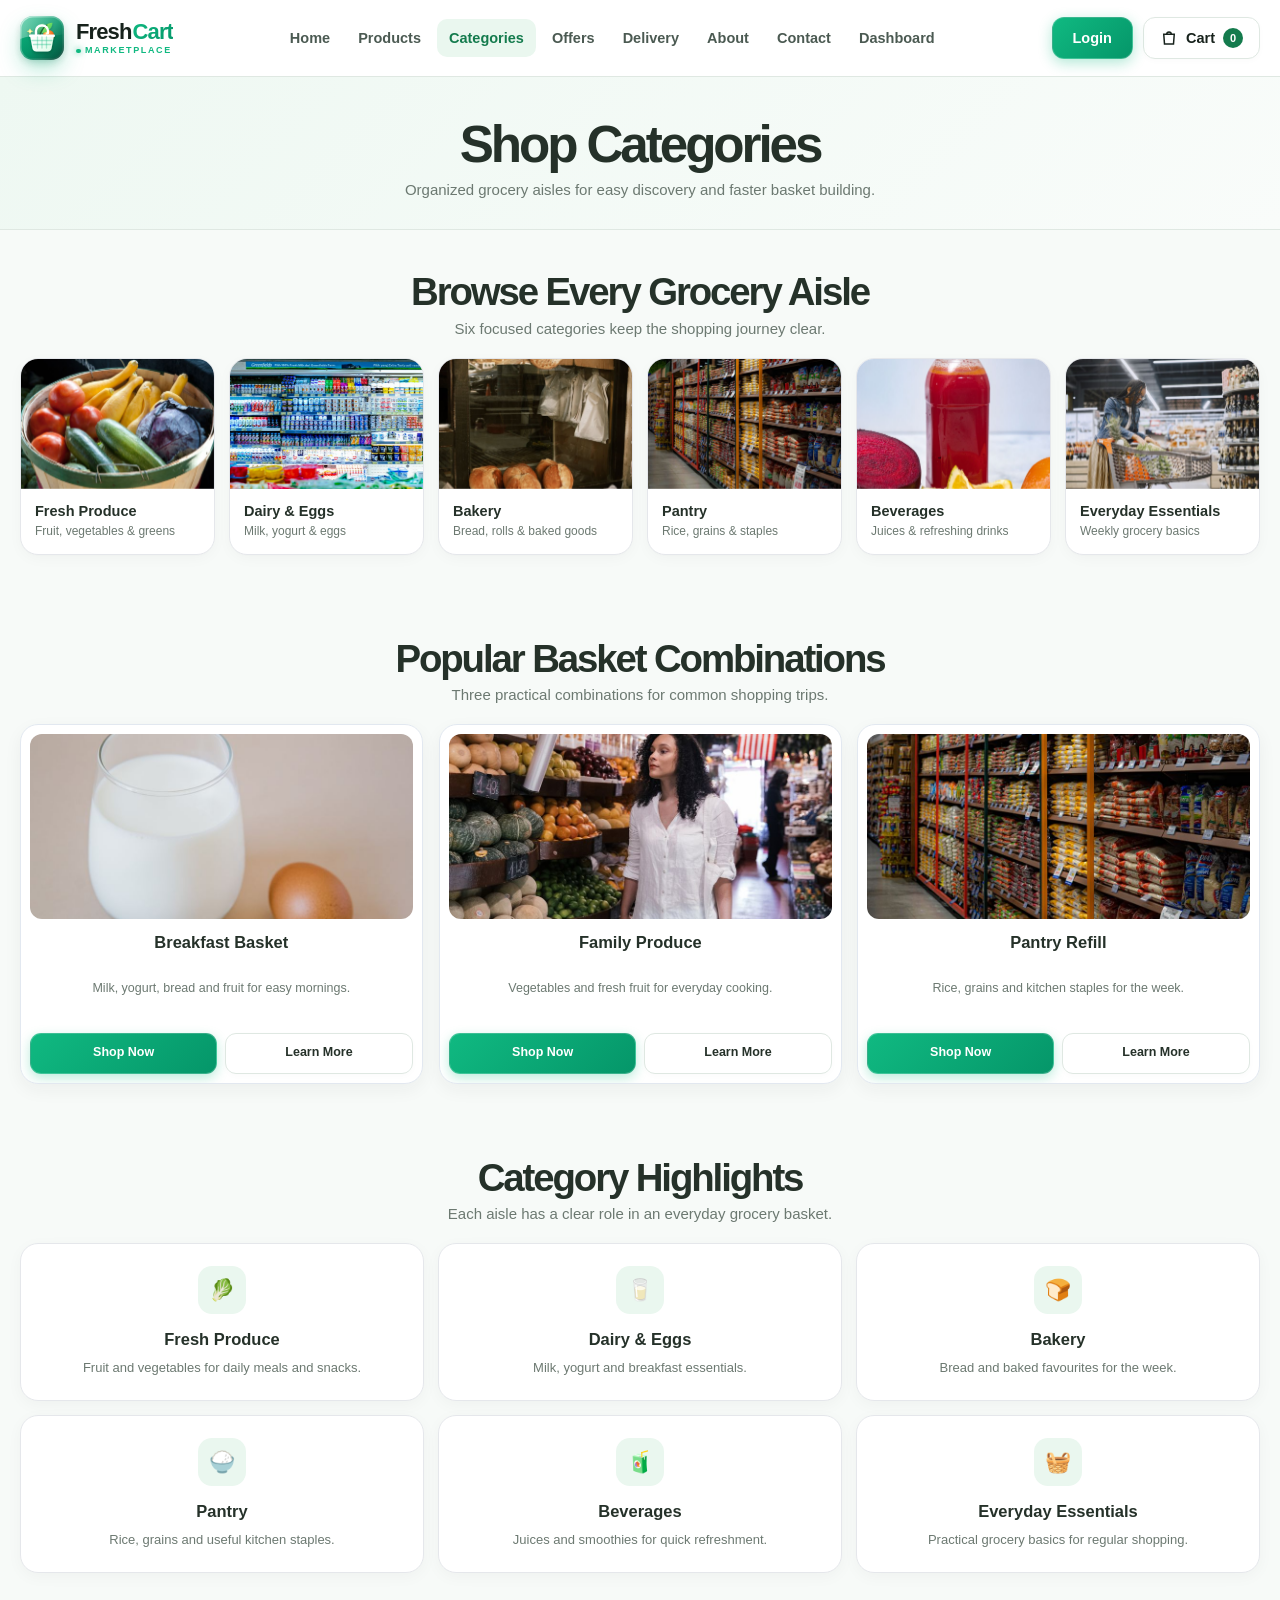
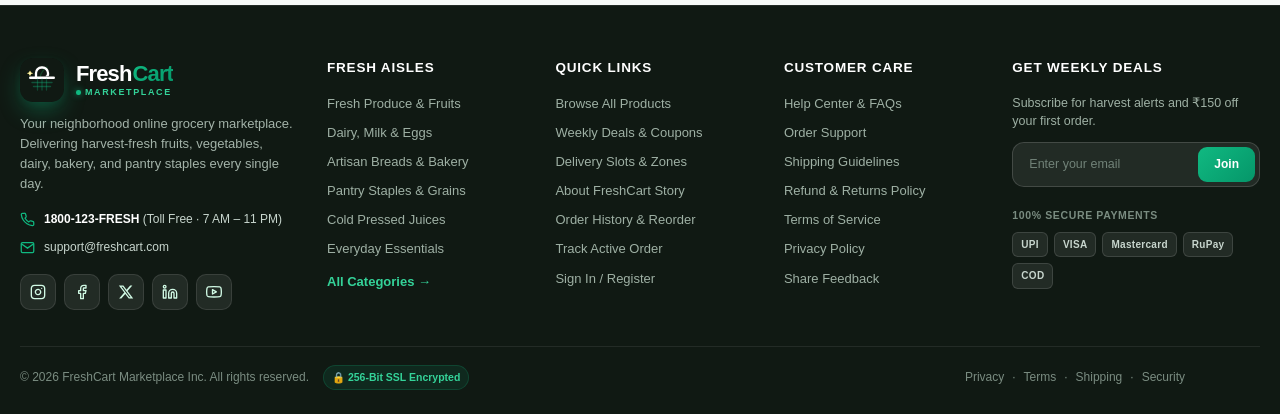
<file: categories.html>
<!DOCTYPE html>
<html lang="en">
<head>
  <meta charset="UTF-8">
  <meta name="viewport" content="width=device-width, initial-scale=1.0">
  <title>Shop Categories — FreshCart</title>
  <meta name="description" content="Organized grocery aisles for easy discovery and faster basket building at FreshCart.">
  <link rel="icon" type="image/svg+xml" href="assets/images/favicon.svg">
  <link rel="stylesheet" href="assets/css/style.css">
</head>
<body>

  <!-- ================= NAVBAR ================= -->
  <header class="header">
    <div class="container nav">
      <a class="logo" href="index.html" aria-label="FreshCart Homepage">
        <span class="logo-mark">
          <svg viewBox="0 0 44 44" fill="none" xmlns="http://www.w3.org/2000/svg">
            <defs>
              <linearGradient id="fc-cat-bg" x1="0" y1="0" x2="44" y2="44" gradientUnits="userSpaceOnUse">
                <stop offset="0%" stop-color="#10b981"/>
                <stop offset="50%" stop-color="#059669"/>
                <stop offset="100%" stop-color="#064e3b"/>
              </linearGradient>
              <linearGradient id="fc-cat-sheen" x1="0" y1="0" x2="44" y2="24" gradientUnits="userSpaceOnUse">
                <stop offset="0%" stop-color="#ffffff" stop-opacity="0.45"/>
                <stop offset="100%" stop-color="#ffffff" stop-opacity="0"/>
              </linearGradient>
              <linearGradient id="fc-cat-bezel" x1="0" y1="0" x2="44" y2="44" gradientUnits="userSpaceOnUse">
                <stop offset="0%" stop-color="#ffffff" stop-opacity="0.6"/>
                <stop offset="60%" stop-color="#ffffff" stop-opacity="0.12"/>
                <stop offset="100%" stop-color="#022c22" stop-opacity="0.5"/>
              </linearGradient>
              <radialGradient id="fc-cat-citrus" cx="35%" cy="30%" r="70%">
                <stop offset="0%" stop-color="#fef08a"/>
                <stop offset="35%" stop-color="#fb923c"/>
                <stop offset="100%" stop-color="#ea580c"/>
              </radialGradient>
              <linearGradient id="fc-cat-leaf-lime" x1="21" y1="7" x2="33" y2="17" gradientUnits="userSpaceOnUse">
                <stop offset="0%" stop-color="#bef264"/>
                <stop offset="100%" stop-color="#22c55e"/>
              </linearGradient>
              <linearGradient id="fc-cat-leaf-emerald" x1="16" y1="7" x2="25" y2="19" gradientUnits="userSpaceOnUse">
                <stop offset="0%" stop-color="#86efac"/>
                <stop offset="100%" stop-color="#15803d"/>
              </linearGradient>
              <linearGradient id="fc-cat-basket" x1="10" y1="19.5" x2="34" y2="35.5" gradientUnits="userSpaceOnUse">
                <stop offset="0%" stop-color="#ffffff"/>
                <stop offset="50%" stop-color="#f0fdf4"/>
                <stop offset="100%" stop-color="#dcfce7"/>
              </linearGradient>
              <filter id="fc-cat-shadow" x="-10%" y="-10%" width="120%" height="130%">
                <feDropShadow dx="0" dy="1.5" stdDeviation="1" flood-color="#022c22" flood-opacity="0.3"/>
              </filter>
            </defs>
            <rect width="44" height="44" rx="13" fill="url(#fc-cat-bg)"/>
            <path d="M0 13C0 5.82 5.82 0 13 0H31C38.18 0 44 5.82 44 13V18C30 22 14 17 0 23V13Z" fill="url(#fc-cat-sheen)"/>
            <g filter="url(#fc-cat-shadow)">
              <circle cx="28.5" cy="19.5" r="5.5" fill="url(#fc-cat-citrus)"/>
              <ellipse cx="27" cy="17.5" rx="1.4" ry="0.9" fill="#ffffff" fill-opacity="0.8" transform="rotate(-30 27 17.5)"/>
              <path d="M21 17C21 11.5 26.5 7.2 32.5 6.8C32 12.8 27.2 17 21 17Z" fill="url(#fc-cat-leaf-lime)"/>
              <path d="M20 19C15 13.5 18 7.5 24 7.5C24 13.5 22.5 17 20 19Z" fill="url(#fc-cat-leaf-emerald)"/>
              <path d="M20 19C21 14.5 24 11.2 27 9" stroke="#14532d" stroke-width="1.2" stroke-linecap="round" fill="none" opacity="0.8"/>
              <path d="M16 20V15C16 12 18.5 9.5 21.5 9.5H22.5C25.5 9.5 28 12 28 15V17" stroke="#ffffff" stroke-width="2.3" stroke-linecap="round" stroke-linejoin="round" fill="none"/>
              <path d="M10 19.5H34L31.5 32.5C31.1 34.3 29.5 35.5 27.6 35.5H16.4C14.5 35.5 12.9 34.3 12.5 32.5L10 19.5Z" fill="url(#fc-cat-basket)"/>
              <rect x="9" y="18.5" width="26" height="2.5" rx="1.25" fill="#ffffff"/>
              <path d="M12 24.5H32M13.5 28.5H30.5" stroke="#10b981" stroke-width="1.4" stroke-linecap="round" stroke-opacity="0.35"/>
              <path d="M17.5 21V32M22 21V32M26.5 21V32" stroke="#10b981" stroke-width="1.3" stroke-linecap="round" stroke-opacity="0.3"/>
              <path d="M10 12.5L11.2 14.5L13.2 15.2L11.2 16L10 18L8.8 16L6.8 15.2L8.8 14.5Z" fill="#fef08a"/>
              <circle cx="10" cy="15.2" r="0.7" fill="#ffffff"/>
            </g>
            <rect x="0.75" y="0.75" width="42.5" height="42.5" rx="12.25" stroke="url(#fc-cat-bezel)" stroke-width="1.5" fill="none"/>
          </svg>
        </span>
        <span class="logo-text">
          <span class="brand-name">
            <span class="brand-fresh">Fresh</span><span class="brand-cart">Cart</span>
          </span>
          <span class="brand-sub">Marketplace</span>
        </span>
      </a>

      <nav class="nav-links">
        <a href="index.html">Home</a>
        <a href="products.html">Products</a>
        <a href="categories.html" class="active">Categories</a>
        <a href="offers.html">Offers</a>
        <a href="delivery.html">Delivery</a>
        <a href="about.html">About</a>
        <a href="contact.html">Contact</a>
        <a href="dashboard.html">Dashboard</a>
      </nav>

      <div class="nav-actions">
        <a href="login.html" class="login-btn">Login</a>
        <button class="nav-cart" onclick="openCart()">
          <svg viewBox="0 0 24 24" fill="none" stroke="currentColor" stroke-width="2">
            <path d="M5 7h14l-1 13H6L5 7Z"/>
            <path d="M9 7a3 3 0 0 1 6 0"/>
          </svg>
          Cart
          <span class="cart-count">0</span>
        </button>
        <button class="menu-btn" onclick="toggleMobile()" aria-label="Toggle menu">
          <svg viewBox="0 0 24 24" fill="none" stroke="currentColor" stroke-width="2">
            <path d="M4 6h16M4 12h16M4 18h16"/>
          </svg>
        </button>
      </div>
    </div>

    <!-- Mobile Navigation Menu -->
    <div id="mobileMenu" class="mobile-menu">
      <a href="index.html" onclick="closeMobile()">Home</a>
      <a href="products.html" onclick="closeMobile()">Products</a>
      <a href="categories.html" class="active" onclick="closeMobile()">Categories</a>
      <a href="offers.html" onclick="closeMobile()">Offers</a>
      <a href="delivery.html" onclick="closeMobile()">Delivery</a>
      <a href="about.html" onclick="closeMobile()">About</a>
      <a href="contact.html" onclick="closeMobile()">Contact</a>
      <a href="dashboard.html" onclick="closeMobile()">Dashboard</a>
      <button class="mobile-cart" onclick="openCart(); closeMobile()">
        <svg viewBox="0 0 24 24" fill="none" stroke="currentColor" stroke-width="2">
          <path d="M5 7h14l-1 13H6L5 7Z"/>
          <path d="M9 7a3 3 0 0 1 6 0"/>
        </svg>
        Cart <span class="cart-count">0</span>
      </button>
      <a href="login.html" class="mobile-login" onclick="closeMobile()">Login</a>
    </div>
  </header>

  <main>
    <!-- ================= PAGE HERO ================= -->
    <section class="page-hero">
      <div class="container page-hero-content">
        <h1>Shop Categories</h1>
        <p>Organized grocery aisles for easy discovery and faster basket building.</p>
      </div>
    </section>

    <!-- ================= BROWSE EVERY AISLE ================= -->
    <section class="section">
      <div class="container">
        <div class="section-head center">
          <div>
            <h2>Browse Every Grocery Aisle</h2>
            <p>Six focused categories keep the shopping journey clear.</p>
          </div>
        </div>
        <div class="category-grid">
          <a class="category" href="products.html?category=Fresh+Produce">
            <img src="images/category-produce.jpg" alt="Fresh Produce" onerror="this.src='images/fallback.jpg'">
            <strong>Fresh Produce</strong>
            <small>Fruit, vegetables &amp; greens</small>
          </a>
          <a class="category" href="products.html?category=Dairy+%26+Eggs">
            <img src="images/category-dairy.jpg" alt="Dairy &amp; Eggs" onerror="this.src='images/fallback.jpg'">
            <strong>Dairy &amp; Eggs</strong>
            <small>Milk, yogurt &amp; eggs</small>
          </a>
          <a class="category" href="products.html?category=Bakery">
            <img src="images/category-bakery.jpg" alt="Bakery" onerror="this.src='images/fallback.jpg'">
            <strong>Bakery</strong>
            <small>Bread, rolls &amp; baked goods</small>
          </a>
          <a class="category" href="products.html?category=Pantry">
            <img src="images/category-pantry.jpg" alt="Pantry" onerror="this.src='images/fallback.jpg'">
            <strong>Pantry</strong>
            <small>Rice, grains &amp; staples</small>
          </a>
          <a class="category" href="products.html?category=Beverages">
            <img src="images/category-beverages.jpg" alt="Beverages" onerror="this.src='images/fallback.jpg'">
            <strong>Beverages</strong>
            <small>Juices &amp; refreshing drinks</small>
          </a>
          <a class="category" href="products.html?category=Everyday+Essentials">
            <img src="images/category-essentials.jpg" alt="Everyday Essentials" onerror="this.src='images/fallback.jpg'">
            <strong>Everyday Essentials</strong>
            <small>Weekly grocery basics</small>
          </a>
        </div>
      </div>
    </section>

    <!-- ================= POPULAR BASKET COMBINATIONS ================= -->
    <section class="section">
      <div class="container">
        <div class="section-head center">
          <div>
            <h2>Popular Basket Combinations</h2>
            <p>Three practical combinations for common shopping trips.</p>
          </div>
        </div>
        <div class="visual-grid">
          <article class="visual-card">
            <img src="images/photo-8963960.jpg" alt="Breakfast Basket" onerror="this.src='images/fallback.jpg'">
            <div class="visual-info">
              <h3>Breakfast Basket</h3>
              <p>Milk, yogurt, bread and fruit for easy mornings.</p>
            </div>
            <div class="visual-buttons">
              <a href="products.html?category=Dairy+%26+Eggs">Shop Now</a>
              <a href="products.html">Learn More</a>
            </div>
          </article>
          <article class="visual-card">
            <img src="images/photo-8805175.jpg" alt="Family Produce" onerror="this.src='images/fallback.jpg'">
            <div class="visual-info">
              <h3>Family Produce</h3>
              <p>Vegetables and fresh fruit for everyday cooking.</p>
            </div>
            <div class="visual-buttons">
              <a href="products.html?category=Fresh+Produce">Shop Now</a>
              <a href="products.html">Learn More</a>
            </div>
          </article>
          <article class="visual-card">
            <img src="images/photo-17546505.jpg" alt="Pantry Refill" onerror="this.src='images/fallback.jpg'">
            <div class="visual-info">
              <h3>Pantry Refill</h3>
              <p>Rice, grains and kitchen staples for the week.</p>
            </div>
            <div class="visual-buttons">
              <a href="products.html?category=Pantry">Shop Now</a>
              <a href="products.html">Learn More</a>
            </div>
          </article>
        </div>
      </div>
    </section>

    <!-- ================= CATEGORY HIGHLIGHTS ================= -->
    <section class="section compact">
      <div class="container">
        <div class="section-head center">
          <div>
            <h2>Category Highlights</h2>
            <p>Each aisle has a clear role in an everyday grocery basket.</p>
          </div>
        </div>
        <div class="benefit-grid three-col">
          <div class="benefit">
            <div class="benefit-icon">🥬</div>
            <h3>Fresh Produce</h3>
            <p>Fruit and vegetables for daily meals and snacks.</p>
          </div>
          <div class="benefit">
            <div class="benefit-icon">🥛</div>
            <h3>Dairy &amp; Eggs</h3>
            <p>Milk, yogurt and breakfast essentials.</p>
          </div>
          <div class="benefit">
            <div class="benefit-icon">🍞</div>
            <h3>Bakery</h3>
            <p>Bread and baked favourites for the week.</p>
          </div>
          <div class="benefit">
            <div class="benefit-icon">🍚</div>
            <h3>Pantry</h3>
            <p>Rice, grains and useful kitchen staples.</p>
          </div>
          <div class="benefit">
            <div class="benefit-icon">🧃</div>
            <h3>Beverages</h3>
            <p>Juices and smoothies for quick refreshment.</p>
          </div>
          <div class="benefit">
            <div class="benefit-icon">🧺</div>
            <h3>Everyday Essentials</h3>
            <p>Practical grocery basics for regular shopping.</p>
          </div>
        </div>
      </div>
    </section>
  </main>

  <!-- ================= FOOTER ================= -->
  <footer class="footer">
    <!-- Main Footer Body -->
    <div class="container">
      <div class="footer-grid">
        <!-- Brand & Contact Column -->
        <div class="footer-brand-col">
          <a class="logo footer-logo" href="index.html" aria-label="FreshCart Homepage">
            <span class="logo-mark">
              <svg viewBox="0 0 44 44" fill="none" xmlns="http://www.w3.org/2000/svg">
                <rect width="44" height="44" rx="13" fill="url(#fc-logo-bg)"/>
                <path d="M0 13C0 5.82 5.82 0 13 0H31C38.18 0 44 5.82 44 13V18C30 22 14 17 0 23V13Z" fill="url(#fc-logo-sheen)"/>
                <g filter="url(#fc-logo-shadow)">
                  <circle cx="28.5" cy="19.5" r="5.5" fill="url(#fc-logo-citrus)"/>
                  <ellipse cx="27" cy="17.5" rx="1.4" ry="0.9" fill="#ffffff" fill-opacity="0.8" transform="rotate(-30 27 17.5)"/>
                  <path d="M21 17C21 11.5 26.5 7.2 32.5 6.8C32 12.8 27.2 17 21 17Z" fill="url(#fc-logo-leaf-lime)"/>
                  <path d="M20 19C15 13.5 18 7.5 24 7.5C24 13.5 22.5 17 20 19Z" fill="url(#fc-logo-leaf-emerald)"/>
                  <path d="M20 19C21 14.5 24 11.2 27 9" stroke="#14532d" stroke-width="1.2" stroke-linecap="round" fill="none" opacity="0.8"/>
                  <path d="M16 20V15C16 12 18.5 9.5 21.5 9.5H22.5C25.5 9.5 28 12 28 15V17" stroke="#ffffff" stroke-width="2.3" stroke-linecap="round" stroke-linejoin="round" fill="none"/>
                  <path d="M10 19.5H34L31.5 32.5C31.1 34.3 29.5 35.5 27.6 35.5H16.4C14.5 35.5 12.9 34.3 12.5 32.5L10 19.5Z" fill="url(#fc-logo-basket)"/>
                  <rect x="9" y="18.5" width="26" height="2.5" rx="1.25" fill="#ffffff"/>
                  <path d="M12 24.5H32M13.5 28.5H30.5" stroke="#10b981" stroke-width="1.4" stroke-linecap="round" stroke-opacity="0.35"/>
                  <path d="M17.5 21V32M22 21V32M26.5 21V32" stroke="#10b981" stroke-width="1.3" stroke-linecap="round" stroke-opacity="0.3"/>
                  <path d="M10 12.5L11.2 14.5L13.2 15.2L11.2 16L10 18L8.8 16L6.8 15.2L8.8 14.5Z" fill="#fef08a"/>
                  <circle cx="10" cy="15.2" r="0.7" fill="#ffffff"/>
                </g>
                <rect x="0.75" y="0.75" width="42.5" height="42.5" rx="12.25" stroke="url(#fc-logo-bezel)" stroke-width="1.5" fill="none"/>
              </svg>
            </span>
            <span class="logo-text">
              <span class="brand-name">
                <span class="brand-fresh">Fresh</span><span class="brand-cart">Cart</span>
              </span>
              <span class="brand-sub">Marketplace</span>
            </span>
          </a>
          <p class="footer-desc">
            Your neighborhood online grocery marketplace. Delivering harvest-fresh fruits, vegetables, dairy, bakery, and pantry staples every single day.
          </p>

          <div class="footer-contact-info">
            <div class="footer-contact-item">
              <svg viewBox="0 0 24 24" fill="none" stroke="currentColor" stroke-width="2"><path d="M22 16.92v3a2 2 0 0 1-2.18 2 19.79 19.79 0 0 1-8.63-3.07 19.5 19.5 0 0 1-6-6 19.79 19.79 0 0 1-3.07-8.67A2 2 0 0 1 4.11 2h3a2 2 0 0 1 2 1.72 12.84 12.84 0 0 0 .7 2.81 2 2 0 0 1-.45 2.11L8.09 9.91a16 16 0 0 0 6 6l1.27-1.27a2 2 0 0 1 2.11-.45 12.84 12.84 0 0 0 2.81.7A2 2 0 0 1 22 16.92z"/></svg>
              <span><strong>1800-123-FRESH</strong> (Toll Free · 7 AM – 11 PM)</span>
            </div>
            <div class="footer-contact-item">
              <svg viewBox="0 0 24 24" fill="none" stroke="currentColor" stroke-width="2"><path d="M4 4h16c1.1 0 2 .9 2 2v12c0 1.1-.9 2-2 2H4c-1.1 0-2-.9-2-2V6c0-1.1.9-2 2-2z"/><polyline points="22,6 12,13 2,6"/></svg>
              <span>support@freshcart.com</span>
            </div>
          </div>

          <div class="social-links">
            <a href="#" aria-label="Instagram" onclick="event.preventDefault(); toast('Opening FreshCart Instagram')">
              <svg viewBox="0 0 24 24" fill="none" stroke="currentColor" stroke-width="2" stroke-linecap="round" stroke-linejoin="round"><rect x="2" y="2" width="20" height="20" rx="5" ry="5"></rect><path d="M16 11.37A4 4 0 1 1 12.63 8 4 4 0 0 1 16 11.37z"></path><line x1="17.5" y1="6.5" x2="17.51" y2="6.5"></line></svg>
            </a>
            <a href="#" aria-label="Facebook" onclick="event.preventDefault(); toast('Opening FreshCart Facebook')">
              <svg viewBox="0 0 24 24" fill="none" stroke="currentColor" stroke-width="2" stroke-linecap="round" stroke-linejoin="round"><path d="M18 2h-3a5 5 0 0 0-5 5v3H7v4h3v8h4v-8h3l1-4h-4V7a1 1 0 0 1 1-1h3z"></path></svg>
            </a>
            <a href="#" aria-label="X (Twitter)" onclick="event.preventDefault(); toast('Opening FreshCart on X')">
              <svg viewBox="0 0 24 24" fill="currentColor"><path d="M18.244 2.25h3.308l-7.227 8.26 8.502 11.24H16.17l-5.214-6.817L4.99 21.75H1.68l7.73-8.835L1.254 2.25H8.08l4.713 6.231zm-1.161 17.52h1.833L7.084 4.126H5.117z"/></svg>
            </a>
            <a href="#" aria-label="LinkedIn" onclick="event.preventDefault(); toast('Opening FreshCart LinkedIn')">
              <svg viewBox="0 0 24 24" fill="none" stroke="currentColor" stroke-width="2" stroke-linecap="round" stroke-linejoin="round"><path d="M16 8a6 6 0 0 1 6 6v7h-4v-7a2 2 0 0 0-2-2 2 2 0 0 0-2 2v7h-4v-7a6 6 0 0 1 6-6z"></path><rect x="2" y="9" width="4" height="12"></rect><circle cx="4" cy="4" r="2"></circle></svg>
            </a>
            <a href="#" aria-label="YouTube" onclick="event.preventDefault(); toast('Opening FreshCart YouTube')">
              <svg viewBox="0 0 24 24" fill="none" stroke="currentColor" stroke-width="2" stroke-linecap="round" stroke-linejoin="round"><path d="M22.54 6.42a2.78 2.78 0 0 0-1.94-2C18.88 4 12 4 12 4s-6.88 0-8.6.46a2.78 2.78 0 0 0-1.94 2A29 29 0 0 0 1 11.75a29 29 0 0 0 .46 5.33A2.78 2.78 0 0 0 3.4 19c1.72.46 8.6.46 8.6.46s6.88 0 8.6-.46a2.78 2.78 0 0 0 1.94-2 29 29 0 0 0 .46-5.25 29 29 0 0 0-.46-5.33z"></path><polygon points="9.75 15.02 15.5 11.75 9.75 8.48 9.75 15.02"></polygon></svg>
            </a>
          </div>
        </div>

        <!-- Column 2: Fresh Aisles -->
        <div>
          <h3 class="footer-heading">Fresh Aisles</h3>
          <div class="footer-links">
            <a href="products.html?category=Fresh+Produce">Fresh Produce &amp; Fruits</a>
            <a href="products.html?category=Dairy+%26+Eggs">Dairy, Milk &amp; Eggs</a>
            <a href="products.html?category=Bakery">Artisan Breads &amp; Bakery</a>
            <a href="products.html?category=Pantry">Pantry Staples &amp; Grains</a>
            <a href="products.html?category=Beverages">Cold Pressed Juices</a>
            <a href="products.html?category=Everyday+Essentials">Everyday Essentials</a>
            <a href="categories.html" class="footer-link-highlight">All Categories →</a>
          </div>
        </div>

        <!-- Column 3: Quick Links -->
        <div>
          <h3 class="footer-heading">Quick Links</h3>
          <div class="footer-links">
            <a href="products.html">Browse All Products</a>
            <a href="offers.html">Weekly Deals &amp; Coupons</a>
            <a href="delivery.html">Delivery Slots &amp; Zones</a>
            <a href="about.html">About FreshCart Story</a>
            <a href="dashboard.html">Order History &amp; Reorder</a>
            <a href="dashboard.html">Track Active Order</a>
            <a href="login.html">Sign In / Register</a>
          </div>
        </div>

        <!-- Column 4: Customer Care -->
        <div>
          <h3 class="footer-heading">Customer Care</h3>
          <div class="footer-links">
            <a href="contact.html">Help Center &amp; FAQs</a>
            <a href="contact.html">Order Support</a>
            <a href="delivery.html">Shipping Guidelines</a>
            <a href="contact.html">Refund &amp; Returns Policy</a>
            <a href="contact.html">Terms of Service</a>
            <a href="contact.html">Privacy Policy</a>
            <a href="contact.html">Share Feedback</a>
          </div>
        </div>

        <!-- Column 5: Newsletter & Payments -->
        <div class="footer-newsletter-col">
          <h3 class="footer-heading">Get Weekly Deals</h3>
          <p class="footer-newsletter-desc">Subscribe for harvest alerts and ₹150 off your first order.</p>
          <form class="footer-newsletter-form" onsubmit="event.preventDefault(); toast('Subscribed! Check your inbox for ₹150 coupon.'); this.reset();">
            <div class="newsletter-input-wrap">
              <input type="email" placeholder="Enter your email" required aria-label="Email address for deals">
              <button type="submit">Join</button>
            </div>
          </form>

          <div class="footer-payment-section">
            <span class="payment-title">100% Secure Payments</span>
            <div class="payment-badges">
              <span class="pay-badge">UPI</span>
              <span class="pay-badge">VISA</span>
              <span class="pay-badge">Mastercard</span>
              <span class="pay-badge">RuPay</span>
              <span class="pay-badge">COD</span>
            </div>
          </div>
        </div>
      </div>

      <!-- Footer Bottom Bar -->
      <div class="footer-bottom">
        <div class="footer-bottom-left">
          <span>© 2026 FreshCart Marketplace Inc. All rights reserved.</span>
          <span class="footer-bottom-badge">🔒 256-Bit SSL Encrypted</span>
        </div>
        <div class="footer-legal-links">
          <a href="contact.html">Privacy</a>
          <span>·</span>
          <a href="contact.html">Terms</a>
          <span>·</span>
          <a href="delivery.html">Shipping</a>
          <span>·</span>
          <a href="contact.html">Security</a>
        </div>
      </div>
    </div>
  </footer>

  <!-- ================= CART MODAL ================= -->
  <div id="cartModal" class="cart-modal">
    <div class="cart-box">
      <div class="cart-header">
        <h2>Your Cart</h2>
        <button class="close" onclick="closeCart()" aria-label="Close cart">&times;</button>
      </div>
      <div id="cartBody"></div>
    </div>
  </div>

  <div id="toast" class="toast"></div>
  <button id="backTop" class="back-top" onclick="scrollToTop()" aria-label="Back to top">↑</button>

  <script src="assets/js/main.js"></script>
</body>
</html>
</file>
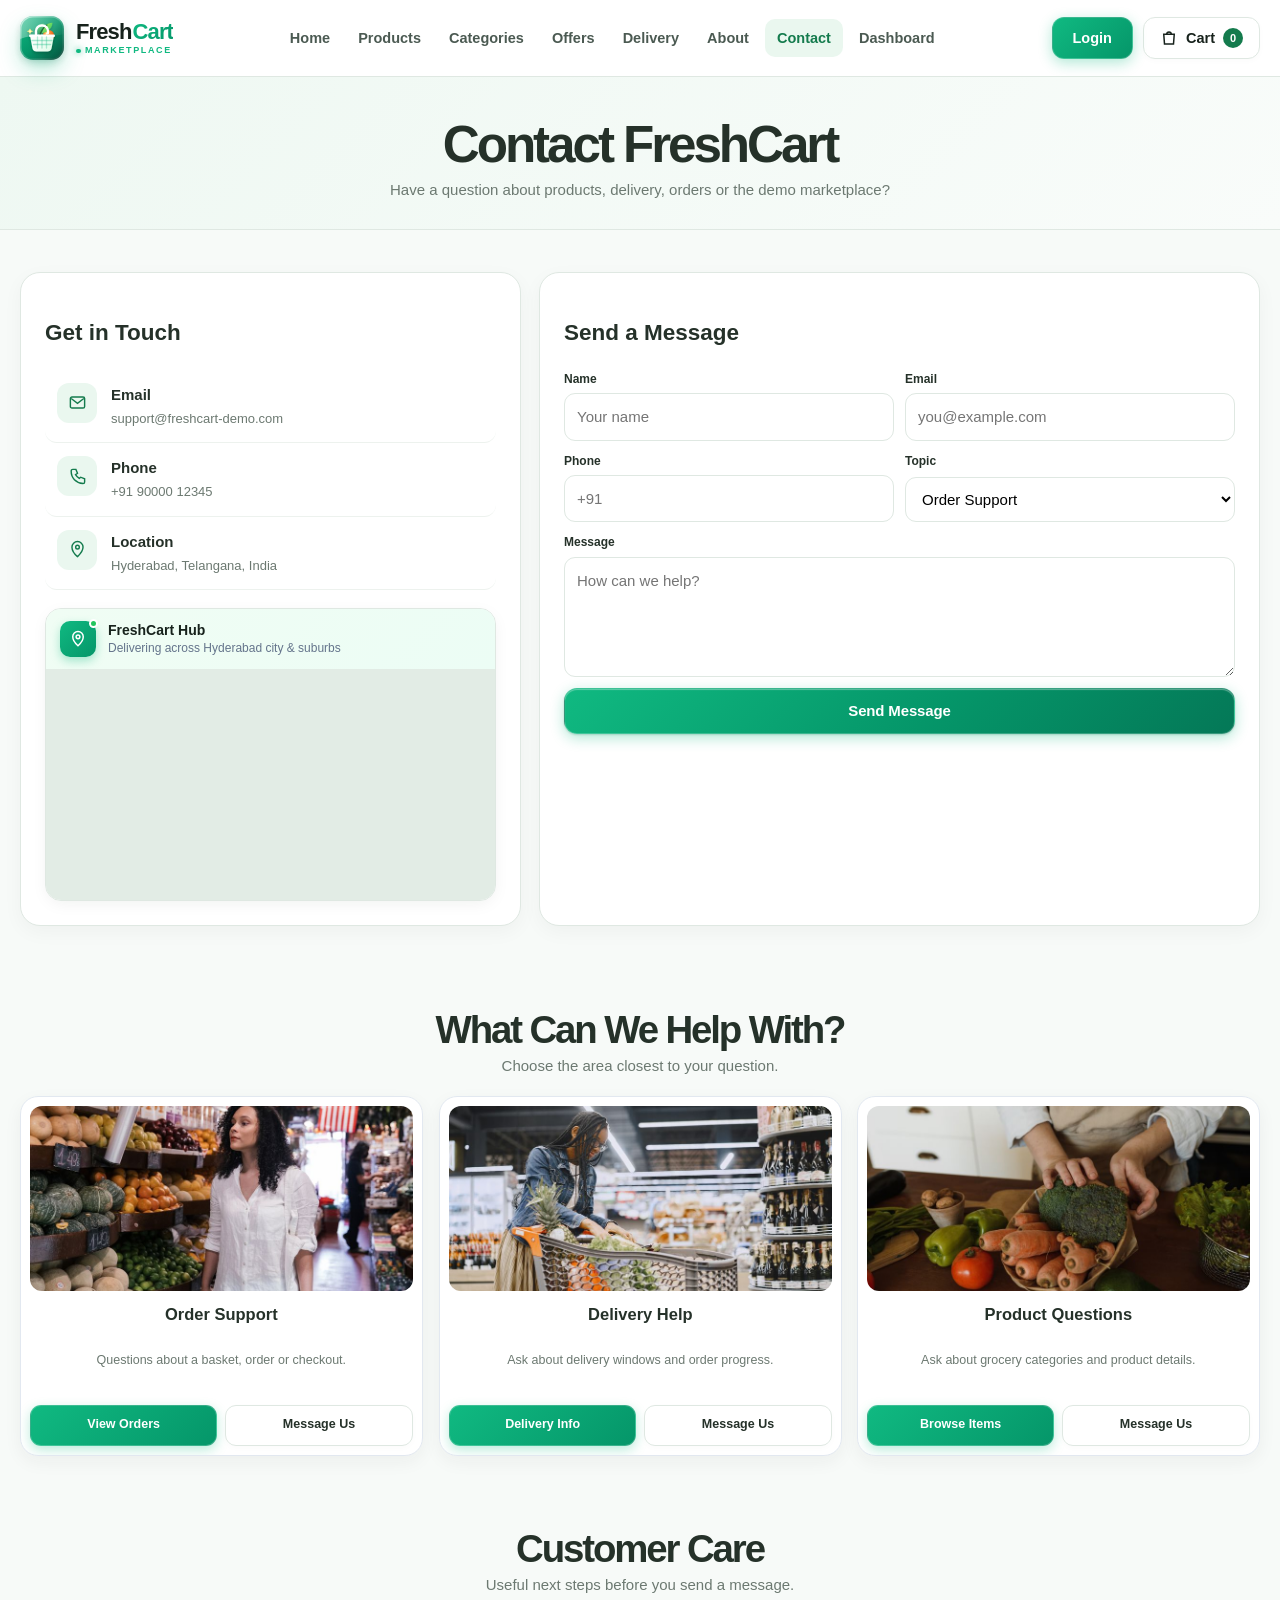
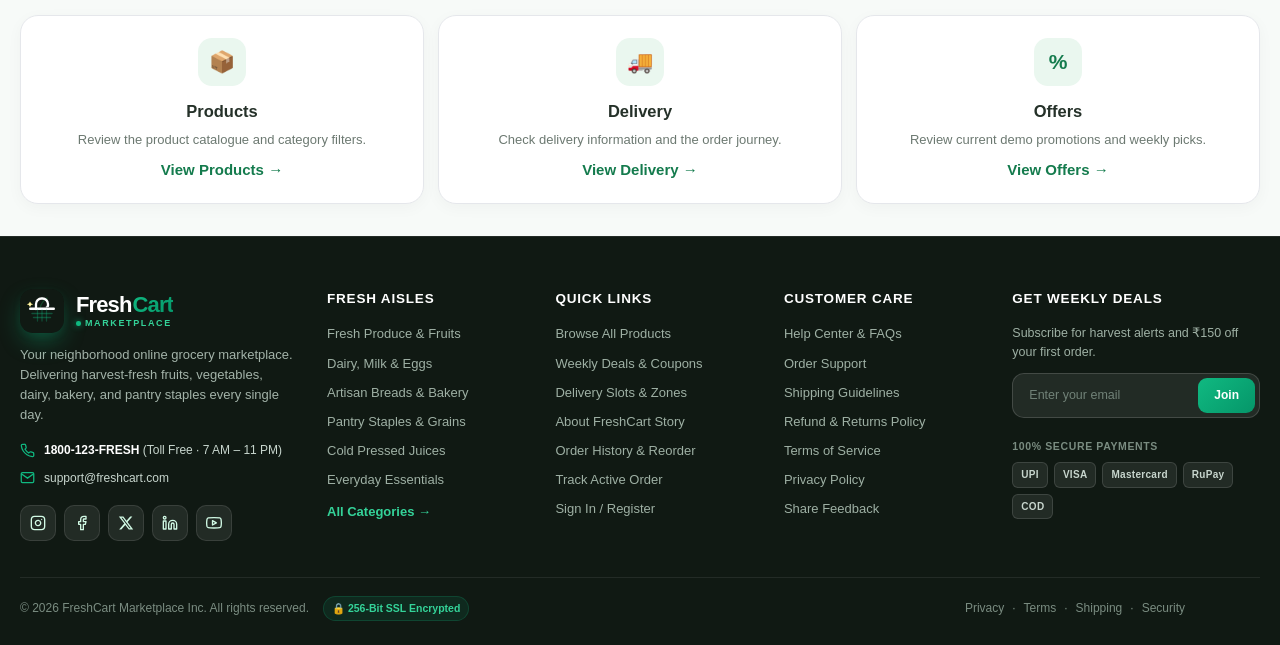
<file: contact.html>
<!DOCTYPE html>
<html lang="en">
<head>
  <meta charset="UTF-8">
  <meta name="viewport" content="width=device-width, initial-scale=1.0">
  <title>Contact FreshCart — Grocery Delivery Marketplace</title>
  <meta name="description" content="Have a question about products, delivery, orders or the FreshCart marketplace? Contact us today.">
  <link rel="icon" type="image/svg+xml" href="assets/images/favicon.svg">
  <link rel="stylesheet" href="assets/css/style.css">
</head>
<body>

  <!-- ================= NAVBAR ================= -->
  <header class="header">
    <div class="container nav">
      <a class="logo" href="index.html" aria-label="FreshCart Homepage">
        <span class="logo-mark">
          <svg viewBox="0 0 44 44" fill="none" xmlns="http://www.w3.org/2000/svg">
            <defs>
              <linearGradient id="fc-cnt-bg" x1="0" y1="0" x2="44" y2="44" gradientUnits="userSpaceOnUse">
                <stop offset="0%" stop-color="#10b981"/>
                <stop offset="50%" stop-color="#059669"/>
                <stop offset="100%" stop-color="#064e3b"/>
              </linearGradient>
              <linearGradient id="fc-cnt-sheen" x1="0" y1="0" x2="44" y2="24" gradientUnits="userSpaceOnUse">
                <stop offset="0%" stop-color="#ffffff" stop-opacity="0.45"/>
                <stop offset="100%" stop-color="#ffffff" stop-opacity="0"/>
              </linearGradient>
              <linearGradient id="fc-cnt-bezel" x1="0" y1="0" x2="44" y2="44" gradientUnits="userSpaceOnUse">
                <stop offset="0%" stop-color="#ffffff" stop-opacity="0.6"/>
                <stop offset="60%" stop-color="#ffffff" stop-opacity="0.12"/>
                <stop offset="100%" stop-color="#022c22" stop-opacity="0.5"/>
              </linearGradient>
              <radialGradient id="fc-cnt-citrus" cx="35%" cy="30%" r="70%">
                <stop offset="0%" stop-color="#fef08a"/>
                <stop offset="35%" stop-color="#fb923c"/>
                <stop offset="100%" stop-color="#ea580c"/>
              </radialGradient>
              <linearGradient id="fc-cnt-leaf-lime" x1="21" y1="7" x2="33" y2="17" gradientUnits="userSpaceOnUse">
                <stop offset="0%" stop-color="#bef264"/>
                <stop offset="100%" stop-color="#22c55e"/>
              </linearGradient>
              <linearGradient id="fc-cnt-leaf-emerald" x1="16" y1="7" x2="25" y2="19" gradientUnits="userSpaceOnUse">
                <stop offset="0%" stop-color="#86efac"/>
                <stop offset="100%" stop-color="#15803d"/>
              </linearGradient>
              <linearGradient id="fc-cnt-basket" x1="10" y1="19.5" x2="34" y2="35.5" gradientUnits="userSpaceOnUse">
                <stop offset="0%" stop-color="#ffffff"/>
                <stop offset="50%" stop-color="#f0fdf4"/>
                <stop offset="100%" stop-color="#dcfce7"/>
              </linearGradient>
              <filter id="fc-cnt-shadow" x="-10%" y="-10%" width="120%" height="130%">
                <feDropShadow dx="0" dy="1.5" stdDeviation="1" flood-color="#022c22" flood-opacity="0.3"/>
              </filter>
            </defs>
            <rect width="44" height="44" rx="13" fill="url(#fc-cnt-bg)"/>
            <path d="M0 13C0 5.82 5.82 0 13 0H31C38.18 0 44 5.82 44 13V18C30 22 14 17 0 23V13Z" fill="url(#fc-cnt-sheen)"/>
            <g filter="url(#fc-cnt-shadow)">
              <circle cx="28.5" cy="19.5" r="5.5" fill="url(#fc-cnt-citrus)"/>
              <ellipse cx="27" cy="17.5" rx="1.4" ry="0.9" fill="#ffffff" fill-opacity="0.8" transform="rotate(-30 27 17.5)"/>
              <path d="M21 17C21 11.5 26.5 7.2 32.5 6.8C32 12.8 27.2 17 21 17Z" fill="url(#fc-cnt-leaf-lime)"/>
              <path d="M20 19C15 13.5 18 7.5 24 7.5C24 13.5 22.5 17 20 19Z" fill="url(#fc-cnt-leaf-emerald)"/>
              <path d="M20 19C21 14.5 24 11.2 27 9" stroke="#14532d" stroke-width="1.2" stroke-linecap="round" fill="none" opacity="0.8"/>
              <path d="M16 20V15C16 12 18.5 9.5 21.5 9.5H22.5C25.5 9.5 28 12 28 15V17" stroke="#ffffff" stroke-width="2.3" stroke-linecap="round" stroke-linejoin="round" fill="none"/>
              <path d="M10 19.5H34L31.5 32.5C31.1 34.3 29.5 35.5 27.6 35.5H16.4C14.5 35.5 12.9 34.3 12.5 32.5L10 19.5Z" fill="url(#fc-cnt-basket)"/>
              <rect x="9" y="18.5" width="26" height="2.5" rx="1.25" fill="#ffffff"/>
              <path d="M12 24.5H32M13.5 28.5H30.5" stroke="#10b981" stroke-width="1.4" stroke-linecap="round" stroke-opacity="0.35"/>
              <path d="M17.5 21V32M22 21V32M26.5 21V32" stroke="#10b981" stroke-width="1.3" stroke-linecap="round" stroke-opacity="0.3"/>
              <path d="M10 12.5L11.2 14.5L13.2 15.2L11.2 16L10 18L8.8 16L6.8 15.2L8.8 14.5Z" fill="#fef08a"/>
              <circle cx="10" cy="15.2" r="0.7" fill="#ffffff"/>
            </g>
            <rect x="0.75" y="0.75" width="42.5" height="42.5" rx="12.25" stroke="url(#fc-cnt-bezel)" stroke-width="1.5" fill="none"/>
          </svg>
        </span>
        <span class="logo-text">
          <span class="brand-name">
            <span class="brand-fresh">Fresh</span><span class="brand-cart">Cart</span>
          </span>
          <span class="brand-sub">Marketplace</span>
        </span>
      </a>

      <nav class="nav-links">
        <a href="index.html">Home</a>
        <a href="products.html">Products</a>
        <a href="categories.html">Categories</a>
        <a href="offers.html">Offers</a>
        <a href="delivery.html">Delivery</a>
        <a href="about.html">About</a>
        <a href="contact.html" class="active">Contact</a>
        <a href="dashboard.html">Dashboard</a>
      </nav>

      <div class="nav-actions">
        <a href="login.html" class="login-btn">Login</a>
        <button class="nav-cart" onclick="openCart()">
          <svg viewBox="0 0 24 24" fill="none" stroke="currentColor" stroke-width="2">
            <path d="M5 7h14l-1 13H6L5 7Z"/>
            <path d="M9 7a3 3 0 0 1 6 0"/>
          </svg>
          Cart
          <span class="cart-count">0</span>
        </button>
        <button class="menu-btn" onclick="toggleMobile()" aria-label="Toggle menu">
          <svg viewBox="0 0 24 24" fill="none" stroke="currentColor" stroke-width="2">
            <path d="M4 6h16M4 12h16M4 18h16"/>
          </svg>
        </button>
      </div>
    </div>

    <!-- Mobile Navigation Menu -->
    <div id="mobileMenu" class="mobile-menu">
      <a href="index.html" onclick="closeMobile()">Home</a>
      <a href="products.html" onclick="closeMobile()">Products</a>
      <a href="categories.html" onclick="closeMobile()">Categories</a>
      <a href="offers.html" onclick="closeMobile()">Offers</a>
      <a href="delivery.html" onclick="closeMobile()">Delivery</a>
      <a href="about.html" onclick="closeMobile()">About</a>
      <a href="contact.html" class="active" onclick="closeMobile()">Contact</a>
      <a href="dashboard.html" onclick="closeMobile()">Dashboard</a>
      <button class="mobile-cart" onclick="openCart(); closeMobile()">
        <svg viewBox="0 0 24 24" fill="none" stroke="currentColor" stroke-width="2">
          <path d="M5 7h14l-1 13H6L5 7Z"/>
          <path d="M9 7a3 3 0 0 1 6 0"/>
        </svg>
        Cart <span class="cart-count">0</span>
      </button>
      <a href="login.html" class="mobile-login" onclick="closeMobile()">Login</a>
    </div>
  </header>

  <main>
    <!-- ================= PAGE HERO ================= -->
    <section class="page-hero">
      <div class="container page-hero-content">
        <h1>Contact FreshCart</h1>
        <p>Have a question about products, delivery, orders or the demo marketplace?</p>
      </div>
    </section>

    <!-- ================= CONTACT DETAILS & FORM ================= -->
    <section class="section">
      <div class="container contact-grid">
        <div class="contact-card">
          <h2>Get in Touch</h2>
          <div class="contact-item">
            <div class="contact-icon">
              <svg viewBox="0 0 24 24" fill="none" stroke="currentColor" stroke-width="1.8">
                <rect x="3" y="5" width="18" height="14" rx="2"/>
                <path d="m4 7 8 6 8-6"/>
              </svg>
            </div>
            <div>
              <strong>Email</strong>
              <span><a href="mailto:support@freshcart-demo.com">support@freshcart-demo.com</a></span>
            </div>
          </div>
          <div class="contact-item">
            <div class="contact-icon">
              <svg viewBox="0 0 24 24" fill="none" stroke="currentColor" stroke-width="1.8">
                <path d="M6 3h4l2 5-2.5 1.7a15 15 0 0 0 4.8 4.8L16 12.9l5 2v4c0 1-1 2-2 2C10 20 4 14 4 5c0-1 1-2 2-2Z"/>
              </svg>
            </div>
            <div>
              <strong>Phone</strong>
              <span><a href="tel:+919000012345">+91 90000 12345</a></span>
            </div>
          </div>
          <div class="contact-item">
            <div class="contact-icon">
              <svg viewBox="0 0 24 24" fill="none" stroke="currentColor" stroke-width="1.8">
                <path d="M12 21s7-6.2 7-12a7 7 0 0 0-14 0c0 5.8 7 12 7 12Z"/>
                <circle cx="12" cy="9" r="2.3"/>
              </svg>
            </div>
            <div>
              <strong>Location</strong>
              <span>Hyderabad, Telangana, India</span>
            </div>
          </div>

          <div class="map-container">
            <div class="map-info">
              <div class="map-pin">
                <span class="pulse-dot"></span>
                <svg viewBox="0 0 24 24" fill="none" stroke="currentColor" stroke-width="2">
                  <path d="M12 21s7-6.2 7-12a7 7 0 0 0-14 0c0 5.8 7 12 7 12Z"/>
                  <circle cx="12" cy="9" r="2.5"/>
                </svg>
              </div>
              <div>
                <strong>FreshCart Hub</strong>
                <p>Delivering across Hyderabad city &amp; suburbs</p>
              </div>
            </div>
            <div class="map-frame-wrap">
              <iframe
                title="FreshCart Central Hub Location"
                src="https://maps.google.com/maps?q=Hyderabad,+Telangana,+India&t=&z=12&ie=UTF8&iwloc=&output=embed"
                loading="lazy"
                referrerpolicy="no-referrer-when-downgrade"
                allowfullscreen>
              </iframe>
            </div>
          </div>
        </div>

        <div class="form-card">
          <h2>Send a Message</h2>
          <form onsubmit="handleContactSubmit(event)">
            <div class="form-grid">
              <div class="field">
                <label for="cName">Name</label>
                <input id="cName" required type="text" placeholder="Your name">
              </div>
              <div class="field">
                <label for="cEmail">Email</label>
                <input id="cEmail" required type="email" placeholder="you@example.com">
              </div>
              <div class="field">
                <label for="cPhone">Phone</label>
                <input id="cPhone" type="tel" placeholder="+91">
              </div>
              <div class="field">
                <label for="cTopic">Topic</label>
                <select id="cTopic">
                  <option>Order Support</option>
                  <option>Delivery</option>
                  <option>Products</option>
                  <option>General Question</option>
                </select>
              </div>
              <div class="field full">
                <label for="cMessage">Message</label>
                <textarea id="cMessage" required placeholder="How can we help?"></textarea>
              </div>
              <div class="field full">
                <button class="btn btn-primary" type="submit">Send Message</button>
              </div>
            </div>
          </form>
        </div>
      </div>
    </section>

    <!-- ================= WHAT CAN WE HELP WITH ================= -->
    <section class="section">
      <div class="container">
        <div class="section-head center">
          <div>
            <h2>What Can We Help With?</h2>
            <p>Choose the area closest to your question.</p>
          </div>
        </div>
        <div class="visual-grid">
          <article class="visual-card">
            <img src="images/photo-8805175.jpg" alt="Order Support" onerror="this.src='images/fallback.jpg'">
            <div class="visual-info">
              <h3>Order Support</h3>
              <p>Questions about a basket, order or checkout.</p>
            </div>
            <div class="visual-buttons">
              <a href="dashboard.html">View Orders</a>
              <a href="#cMessage">Message Us</a>
            </div>
          </article>
          <article class="visual-card">
            <img src="images/photo-4971949.jpg" alt="Delivery Help" onerror="this.src='images/fallback.jpg'">
            <div class="visual-info">
              <h3>Delivery Help</h3>
              <p>Ask about delivery windows and order progress.</p>
            </div>
            <div class="visual-buttons">
              <a href="delivery.html">Delivery Info</a>
              <a href="#cMessage">Message Us</a>
            </div>
          </article>
          <article class="visual-card">
            <img src="images/photo-6653619.jpg" alt="Product Questions" onerror="this.src='images/fallback.jpg'">
            <div class="visual-info">
              <h3>Product Questions</h3>
              <p>Ask about grocery categories and product details.</p>
            </div>
            <div class="visual-buttons">
              <a href="products.html">Browse Items</a>
              <a href="#cMessage">Message Us</a>
            </div>
          </article>
        </div>
      </div>
    </section>

    <!-- ================= CUSTOMER CARE ================= -->
    <section class="section compact">
      <div class="container">
        <div class="section-head center">
          <div>
            <h2>Customer Care</h2>
            <p>Useful next steps before you send a message.</p>
          </div>
        </div>
        <div class="benefit-grid three-col">
          <div class="benefit">
            <div class="benefit-icon">📦</div>
            <h3>Products</h3>
            <p>Review the product catalogue and category filters.</p>
            <a class="green-link" href="products.html" style="margin-top:8px; display:inline-block;">View Products →</a>
          </div>
          <div class="benefit">
            <div class="benefit-icon">🚚</div>
            <h3>Delivery</h3>
            <p>Check delivery information and the order journey.</p>
            <a class="green-link" href="delivery.html" style="margin-top:8px; display:inline-block;">View Delivery →</a>
          </div>
          <div class="benefit">
            <div class="benefit-icon">%</div>
            <h3>Offers</h3>
            <p>Review current demo promotions and weekly picks.</p>
            <a class="green-link" href="offers.html" style="margin-top:8px; display:inline-block;">View Offers →</a>
          </div>
        </div>
      </div>
    </section>
  </main>

  <!-- ================= FOOTER ================= -->
  <footer class="footer">
    <!-- Main Footer Body -->
    <div class="container">
      <div class="footer-grid">
        <!-- Brand & Contact Column -->
        <div class="footer-brand-col">
          <a class="logo footer-logo" href="index.html" aria-label="FreshCart Homepage">
            <span class="logo-mark">
              <svg viewBox="0 0 44 44" fill="none" xmlns="http://www.w3.org/2000/svg">
                <rect width="44" height="44" rx="13" fill="url(#fc-logo-bg)"/>
                <path d="M0 13C0 5.82 5.82 0 13 0H31C38.18 0 44 5.82 44 13V18C30 22 14 17 0 23V13Z" fill="url(#fc-logo-sheen)"/>
                <g filter="url(#fc-logo-shadow)">
                  <circle cx="28.5" cy="19.5" r="5.5" fill="url(#fc-logo-citrus)"/>
                  <ellipse cx="27" cy="17.5" rx="1.4" ry="0.9" fill="#ffffff" fill-opacity="0.8" transform="rotate(-30 27 17.5)"/>
                  <path d="M21 17C21 11.5 26.5 7.2 32.5 6.8C32 12.8 27.2 17 21 17Z" fill="url(#fc-logo-leaf-lime)"/>
                  <path d="M20 19C15 13.5 18 7.5 24 7.5C24 13.5 22.5 17 20 19Z" fill="url(#fc-logo-leaf-emerald)"/>
                  <path d="M20 19C21 14.5 24 11.2 27 9" stroke="#14532d" stroke-width="1.2" stroke-linecap="round" fill="none" opacity="0.8"/>
                  <path d="M16 20V15C16 12 18.5 9.5 21.5 9.5H22.5C25.5 9.5 28 12 28 15V17" stroke="#ffffff" stroke-width="2.3" stroke-linecap="round" stroke-linejoin="round" fill="none"/>
                  <path d="M10 19.5H34L31.5 32.5C31.1 34.3 29.5 35.5 27.6 35.5H16.4C14.5 35.5 12.9 34.3 12.5 32.5L10 19.5Z" fill="url(#fc-logo-basket)"/>
                  <rect x="9" y="18.5" width="26" height="2.5" rx="1.25" fill="#ffffff"/>
                  <path d="M12 24.5H32M13.5 28.5H30.5" stroke="#10b981" stroke-width="1.4" stroke-linecap="round" stroke-opacity="0.35"/>
                  <path d="M17.5 21V32M22 21V32M26.5 21V32" stroke="#10b981" stroke-width="1.3" stroke-linecap="round" stroke-opacity="0.3"/>
                  <path d="M10 12.5L11.2 14.5L13.2 15.2L11.2 16L10 18L8.8 16L6.8 15.2L8.8 14.5Z" fill="#fef08a"/>
                  <circle cx="10" cy="15.2" r="0.7" fill="#ffffff"/>
                </g>
                <rect x="0.75" y="0.75" width="42.5" height="42.5" rx="12.25" stroke="url(#fc-logo-bezel)" stroke-width="1.5" fill="none"/>
              </svg>
            </span>
            <span class="logo-text">
              <span class="brand-name">
                <span class="brand-fresh">Fresh</span><span class="brand-cart">Cart</span>
              </span>
              <span class="brand-sub">Marketplace</span>
            </span>
          </a>
          <p class="footer-desc">
            Your neighborhood online grocery marketplace. Delivering harvest-fresh fruits, vegetables, dairy, bakery, and pantry staples every single day.
          </p>

          <div class="footer-contact-info">
            <div class="footer-contact-item">
              <svg viewBox="0 0 24 24" fill="none" stroke="currentColor" stroke-width="2"><path d="M22 16.92v3a2 2 0 0 1-2.18 2 19.79 19.79 0 0 1-8.63-3.07 19.5 19.5 0 0 1-6-6 19.79 19.79 0 0 1-3.07-8.67A2 2 0 0 1 4.11 2h3a2 2 0 0 1 2 1.72 12.84 12.84 0 0 0 .7 2.81 2 2 0 0 1-.45 2.11L8.09 9.91a16 16 0 0 0 6 6l1.27-1.27a2 2 0 0 1 2.11-.45 12.84 12.84 0 0 0 2.81.7A2 2 0 0 1 22 16.92z"/></svg>
              <span><strong>1800-123-FRESH</strong> (Toll Free · 7 AM – 11 PM)</span>
            </div>
            <div class="footer-contact-item">
              <svg viewBox="0 0 24 24" fill="none" stroke="currentColor" stroke-width="2"><path d="M4 4h16c1.1 0 2 .9 2 2v12c0 1.1-.9 2-2 2H4c-1.1 0-2-.9-2-2V6c0-1.1.9-2 2-2z"/><polyline points="22,6 12,13 2,6"/></svg>
              <span>support@freshcart.com</span>
            </div>
          </div>

          <div class="social-links">
            <a href="#" aria-label="Instagram" onclick="event.preventDefault(); toast('Opening FreshCart Instagram')">
              <svg viewBox="0 0 24 24" fill="none" stroke="currentColor" stroke-width="2" stroke-linecap="round" stroke-linejoin="round"><rect x="2" y="2" width="20" height="20" rx="5" ry="5"></rect><path d="M16 11.37A4 4 0 1 1 12.63 8 4 4 0 0 1 16 11.37z"></path><line x1="17.5" y1="6.5" x2="17.51" y2="6.5"></line></svg>
            </a>
            <a href="#" aria-label="Facebook" onclick="event.preventDefault(); toast('Opening FreshCart Facebook')">
              <svg viewBox="0 0 24 24" fill="none" stroke="currentColor" stroke-width="2" stroke-linecap="round" stroke-linejoin="round"><path d="M18 2h-3a5 5 0 0 0-5 5v3H7v4h3v8h4v-8h3l1-4h-4V7a1 1 0 0 1 1-1h3z"></path></svg>
            </a>
            <a href="#" aria-label="X (Twitter)" onclick="event.preventDefault(); toast('Opening FreshCart on X')">
              <svg viewBox="0 0 24 24" fill="currentColor"><path d="M18.244 2.25h3.308l-7.227 8.26 8.502 11.24H16.17l-5.214-6.817L4.99 21.75H1.68l7.73-8.835L1.254 2.25H8.08l4.713 6.231zm-1.161 17.52h1.833L7.084 4.126H5.117z"/></svg>
            </a>
            <a href="#" aria-label="LinkedIn" onclick="event.preventDefault(); toast('Opening FreshCart LinkedIn')">
              <svg viewBox="0 0 24 24" fill="none" stroke="currentColor" stroke-width="2" stroke-linecap="round" stroke-linejoin="round"><path d="M16 8a6 6 0 0 1 6 6v7h-4v-7a2 2 0 0 0-2-2 2 2 0 0 0-2 2v7h-4v-7a6 6 0 0 1 6-6z"></path><rect x="2" y="9" width="4" height="12"></rect><circle cx="4" cy="4" r="2"></circle></svg>
            </a>
            <a href="#" aria-label="YouTube" onclick="event.preventDefault(); toast('Opening FreshCart YouTube')">
              <svg viewBox="0 0 24 24" fill="none" stroke="currentColor" stroke-width="2" stroke-linecap="round" stroke-linejoin="round"><path d="M22.54 6.42a2.78 2.78 0 0 0-1.94-2C18.88 4 12 4 12 4s-6.88 0-8.6.46a2.78 2.78 0 0 0-1.94 2A29 29 0 0 0 1 11.75a29 29 0 0 0 .46 5.33A2.78 2.78 0 0 0 3.4 19c1.72.46 8.6.46 8.6.46s6.88 0 8.6-.46a2.78 2.78 0 0 0 1.94-2 29 29 0 0 0 .46-5.25 29 29 0 0 0-.46-5.33z"></path><polygon points="9.75 15.02 15.5 11.75 9.75 8.48 9.75 15.02"></polygon></svg>
            </a>
          </div>
        </div>

        <!-- Column 2: Fresh Aisles -->
        <div>
          <h3 class="footer-heading">Fresh Aisles</h3>
          <div class="footer-links">
            <a href="products.html?category=Fresh+Produce">Fresh Produce &amp; Fruits</a>
            <a href="products.html?category=Dairy+%26+Eggs">Dairy, Milk &amp; Eggs</a>
            <a href="products.html?category=Bakery">Artisan Breads &amp; Bakery</a>
            <a href="products.html?category=Pantry">Pantry Staples &amp; Grains</a>
            <a href="products.html?category=Beverages">Cold Pressed Juices</a>
            <a href="products.html?category=Everyday+Essentials">Everyday Essentials</a>
            <a href="categories.html" class="footer-link-highlight">All Categories →</a>
          </div>
        </div>

        <!-- Column 3: Quick Links -->
        <div>
          <h3 class="footer-heading">Quick Links</h3>
          <div class="footer-links">
            <a href="products.html">Browse All Products</a>
            <a href="offers.html">Weekly Deals &amp; Coupons</a>
            <a href="delivery.html">Delivery Slots &amp; Zones</a>
            <a href="about.html">About FreshCart Story</a>
            <a href="dashboard.html">Order History &amp; Reorder</a>
            <a href="dashboard.html">Track Active Order</a>
            <a href="login.html">Sign In / Register</a>
          </div>
        </div>

        <!-- Column 4: Customer Care -->
        <div>
          <h3 class="footer-heading">Customer Care</h3>
          <div class="footer-links">
            <a href="contact.html">Help Center &amp; FAQs</a>
            <a href="contact.html">Order Support</a>
            <a href="delivery.html">Shipping Guidelines</a>
            <a href="contact.html">Refund &amp; Returns Policy</a>
            <a href="contact.html">Terms of Service</a>
            <a href="contact.html">Privacy Policy</a>
            <a href="contact.html">Share Feedback</a>
          </div>
        </div>

        <!-- Column 5: Newsletter & Payments -->
        <div class="footer-newsletter-col">
          <h3 class="footer-heading">Get Weekly Deals</h3>
          <p class="footer-newsletter-desc">Subscribe for harvest alerts and ₹150 off your first order.</p>
          <form class="footer-newsletter-form" onsubmit="event.preventDefault(); toast('Subscribed! Check your inbox for ₹150 coupon.'); this.reset();">
            <div class="newsletter-input-wrap">
              <input type="email" placeholder="Enter your email" required aria-label="Email address for deals">
              <button type="submit">Join</button>
            </div>
          </form>

          <div class="footer-payment-section">
            <span class="payment-title">100% Secure Payments</span>
            <div class="payment-badges">
              <span class="pay-badge">UPI</span>
              <span class="pay-badge">VISA</span>
              <span class="pay-badge">Mastercard</span>
              <span class="pay-badge">RuPay</span>
              <span class="pay-badge">COD</span>
            </div>
          </div>
        </div>
      </div>

      <!-- Footer Bottom Bar -->
      <div class="footer-bottom">
        <div class="footer-bottom-left">
          <span>© 2026 FreshCart Marketplace Inc. All rights reserved.</span>
          <span class="footer-bottom-badge">🔒 256-Bit SSL Encrypted</span>
        </div>
        <div class="footer-legal-links">
          <a href="contact.html">Privacy</a>
          <span>·</span>
          <a href="contact.html">Terms</a>
          <span>·</span>
          <a href="delivery.html">Shipping</a>
          <span>·</span>
          <a href="contact.html">Security</a>
        </div>
      </div>
    </div>
  </footer>

  <!-- ================= CART MODAL ================= -->
  <div id="cartModal" class="cart-modal">
    <div class="cart-box">
      <div class="cart-header">
        <h2>Your Cart</h2>
        <button class="close" onclick="closeCart()" aria-label="Close cart">&times;</button>
      </div>
      <div id="cartBody"></div>
    </div>
  </div>

  <div id="toast" class="toast"></div>
  <button id="backTop" class="back-top" onclick="scrollToTop()" aria-label="Back to top">↑</button>

  <script src="assets/js/main.js"></script>
  <script>
    function handleContactSubmit(event) {
      event.preventDefault();
      event.target.reset();
      toast("Thanks — your message has been sent.");
    }
  </script>
</body>
</html>
</file>
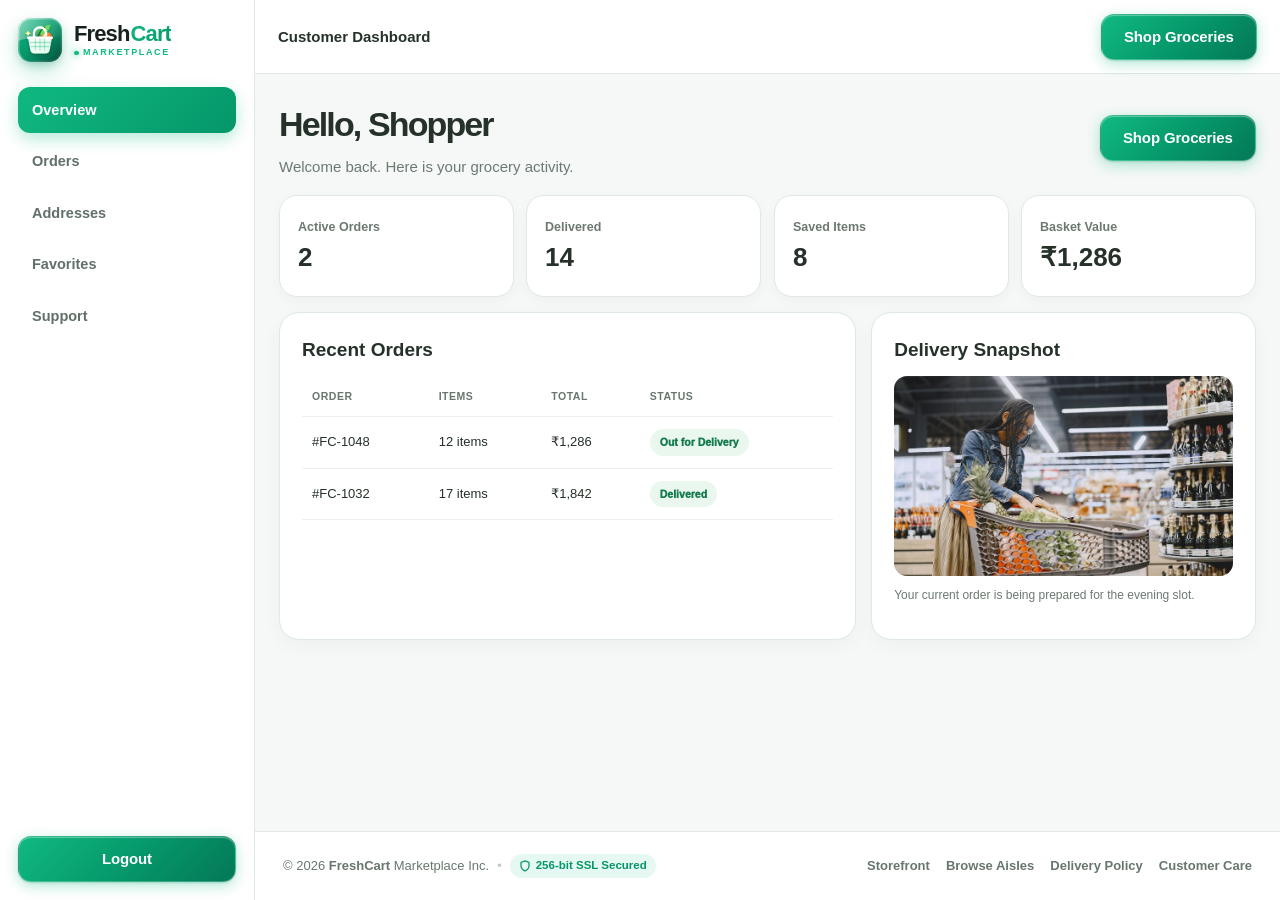
<file: dashboard.html>
<!DOCTYPE html>
<html lang="en">
<head>
  <meta charset="UTF-8">
  <meta name="viewport" content="width=device-width, initial-scale=1.0">
  <title>Customer Dashboard — FreshCart</title>
  <meta name="description" content="View your active grocery orders, delivery history, saved addresses and favorite items.">
  <link rel="icon" type="image/svg+xml" href="assets/images/favicon.svg">
  <link rel="stylesheet" href="assets/css/style.css">
</head>
<body>

  <div class="dashboard">
    <!-- ================= SIDEBAR ================= -->
    <aside class="sidebar">
      <a class="logo" href="index.html" aria-label="FreshCart Homepage">
        <span class="logo-mark">
          <svg viewBox="0 0 44 44" fill="none" xmlns="http://www.w3.org/2000/svg">
            <defs>
              <linearGradient id="fc-dash-bg" x1="0" y1="0" x2="44" y2="44" gradientUnits="userSpaceOnUse">
                <stop offset="0%" stop-color="#10b981"/>
                <stop offset="50%" stop-color="#059669"/>
                <stop offset="100%" stop-color="#064e3b"/>
              </linearGradient>
              <linearGradient id="fc-dash-sheen" x1="0" y1="0" x2="44" y2="24" gradientUnits="userSpaceOnUse">
                <stop offset="0%" stop-color="#ffffff" stop-opacity="0.45"/>
                <stop offset="100%" stop-color="#ffffff" stop-opacity="0"/>
              </linearGradient>
              <linearGradient id="fc-dash-bezel" x1="0" y1="0" x2="44" y2="44" gradientUnits="userSpaceOnUse">
                <stop offset="0%" stop-color="#ffffff" stop-opacity="0.6"/>
                <stop offset="60%" stop-color="#ffffff" stop-opacity="0.12"/>
                <stop offset="100%" stop-color="#022c22" stop-opacity="0.5"/>
              </linearGradient>
              <radialGradient id="fc-dash-citrus" cx="35%" cy="30%" r="70%">
                <stop offset="0%" stop-color="#fef08a"/>
                <stop offset="35%" stop-color="#fb923c"/>
                <stop offset="100%" stop-color="#ea580c"/>
              </radialGradient>
              <linearGradient id="fc-dash-leaf-lime" x1="21" y1="7" x2="33" y2="17" gradientUnits="userSpaceOnUse">
                <stop offset="0%" stop-color="#bef264"/>
                <stop offset="100%" stop-color="#22c55e"/>
              </linearGradient>
              <linearGradient id="fc-dash-leaf-emerald" x1="16" y1="7" x2="25" y2="19" gradientUnits="userSpaceOnUse">
                <stop offset="0%" stop-color="#86efac"/>
                <stop offset="100%" stop-color="#15803d"/>
              </linearGradient>
              <linearGradient id="fc-dash-basket" x1="10" y1="19.5" x2="34" y2="35.5" gradientUnits="userSpaceOnUse">
                <stop offset="0%" stop-color="#ffffff"/>
                <stop offset="50%" stop-color="#f0fdf4"/>
                <stop offset="100%" stop-color="#dcfce7"/>
              </linearGradient>
              <filter id="fc-dash-shadow" x="-10%" y="-10%" width="120%" height="130%">
                <feDropShadow dx="0" dy="1.5" stdDeviation="1" flood-color="#022c22" flood-opacity="0.3"/>
              </filter>
            </defs>
            <rect width="44" height="44" rx="13" fill="url(#fc-dash-bg)"/>
            <path d="M0 13C0 5.82 5.82 0 13 0H31C38.18 0 44 5.82 44 13V18C30 22 14 17 0 23V13Z" fill="url(#fc-dash-sheen)"/>
            <g filter="url(#fc-dash-shadow)">
              <circle cx="28.5" cy="19.5" r="5.5" fill="url(#fc-dash-citrus)"/>
              <ellipse cx="27" cy="17.5" rx="1.4" ry="0.9" fill="#ffffff" fill-opacity="0.8" transform="rotate(-30 27 17.5)"/>
              <path d="M21 17C21 11.5 26.5 7.2 32.5 6.8C32 12.8 27.2 17 21 17Z" fill="url(#fc-dash-leaf-lime)"/>
              <path d="M20 19C15 13.5 18 7.5 24 7.5C24 13.5 22.5 17 20 19Z" fill="url(#fc-dash-leaf-emerald)"/>
              <path d="M20 19C21 14.5 24 11.2 27 9" stroke="#14532d" stroke-width="1.2" stroke-linecap="round" fill="none" opacity="0.8"/>
              <path d="M16 20V15C16 12 18.5 9.5 21.5 9.5H22.5C25.5 9.5 28 12 28 15V17" stroke="#ffffff" stroke-width="2.3" stroke-linecap="round" stroke-linejoin="round" fill="none"/>
              <path d="M10 19.5H34L31.5 32.5C31.1 34.3 29.5 35.5 27.6 35.5H16.4C14.5 35.5 12.9 34.3 12.5 32.5L10 19.5Z" fill="url(#fc-dash-basket)"/>
              <rect x="9" y="18.5" width="26" height="2.5" rx="1.25" fill="#ffffff"/>
              <path d="M12 24.5H32M13.5 28.5H30.5" stroke="#10b981" stroke-width="1.4" stroke-linecap="round" stroke-opacity="0.35"/>
              <path d="M17.5 21V32M22 21V32M26.5 21V32" stroke="#10b981" stroke-width="1.3" stroke-linecap="round" stroke-opacity="0.3"/>
              <path d="M10 12.5L11.2 14.5L13.2 15.2L11.2 16L10 18L8.8 16L6.8 15.2L8.8 14.5Z" fill="#fef08a"/>
              <circle cx="10" cy="15.2" r="0.7" fill="#ffffff"/>
            </g>
            <rect x="0.75" y="0.75" width="42.5" height="42.5" rx="12.25" stroke="url(#fc-dash-bezel)" stroke-width="1.5" fill="none"/>
          </svg>
        </span>
        <span class="logo-text">
          <span class="brand-name">
            <span class="brand-fresh">Fresh</span><span class="brand-cart">Cart</span>
          </span>
          <span class="brand-sub">Marketplace</span>
        </span>
      </a>

      <nav class="sidebar-nav">
        <button class="active" data-view="overview" onclick="switchDashboardView('overview')">Overview</button>
        <button data-view="orders" onclick="switchDashboardView('orders')">Orders</button>
        <button data-view="addresses" onclick="switchDashboardView('addresses')">Addresses</button>
        <button data-view="favorites" onclick="switchDashboardView('favorites')">Favorites</button>
        <button data-view="support" onclick="switchDashboardView('support')">Support</button>
      </nav>

      <div class="sidebar-bottom">
        <a class="btn btn-primary" href="login.html">Logout</a>
      </div>
    </aside>

    <!-- ================= MAIN CONTENT ================= -->
    <main class="dashboard-main">
      <div class="dashboard-top">
        <div class="dashboard-menu">
          <button class="nav-cart" onclick="toggleDashboardMobileMenu()" aria-label="Toggle Dashboard Menu">
            <svg viewBox="0 0 24 24" fill="none" stroke="currentColor" stroke-width="2">
              <path d="M4 6h16M4 12h16M4 18h16"/>
            </svg>
          </button>
          <div id="dashboardMobile" class="dashboard-mobile">
            <!-- Brand Logo & Name inside Hamburger Menu -->
            <div class="dashboard-mobile-brand">
              <a class="logo dashboard-menu-logo" href="index.html" aria-label="FreshCart Homepage">
                <span class="logo-mark">
                  <svg viewBox="0 0 44 44" fill="none" xmlns="http://www.w3.org/2000/svg">
                    <defs>
                      <linearGradient id="fc-mob-bg" x1="0" y1="0" x2="44" y2="44" gradientUnits="userSpaceOnUse">
                        <stop offset="0%" stop-color="#10b981"/>
                        <stop offset="50%" stop-color="#059669"/>
                        <stop offset="100%" stop-color="#064e3b"/>
                      </linearGradient>
                      <linearGradient id="fc-mob-sheen" x1="0" y1="0" x2="44" y2="24" gradientUnits="userSpaceOnUse">
                        <stop offset="0%" stop-color="#ffffff" stop-opacity="0.45"/>
                        <stop offset="100%" stop-color="#ffffff" stop-opacity="0"/>
                      </linearGradient>
                      <linearGradient id="fc-mob-bezel" x1="0" y1="0" x2="44" y2="44" gradientUnits="userSpaceOnUse">
                        <stop offset="0%" stop-color="#ffffff" stop-opacity="0.6"/>
                        <stop offset="60%" stop-color="#ffffff" stop-opacity="0.12"/>
                        <stop offset="100%" stop-color="#022c22" stop-opacity="0.5"/>
                      </linearGradient>
                      <radialGradient id="fc-mob-citrus" cx="35%" cy="30%" r="70%">
                        <stop offset="0%" stop-color="#fef08a"/>
                        <stop offset="35%" stop-color="#fb923c"/>
                        <stop offset="100%" stop-color="#ea580c"/>
                      </radialGradient>
                      <linearGradient id="fc-mob-leaf-lime" x1="21" y1="7" x2="33" y2="17" gradientUnits="userSpaceOnUse">
                        <stop offset="0%" stop-color="#bef264"/>
                        <stop offset="100%" stop-color="#22c55e"/>
                      </linearGradient>
                      <linearGradient id="fc-mob-leaf-emerald" x1="16" y1="7" x2="25" y2="19" gradientUnits="userSpaceOnUse">
                        <stop offset="0%" stop-color="#86efac"/>
                        <stop offset="100%" stop-color="#15803d"/>
                      </linearGradient>
                      <linearGradient id="fc-mob-basket" x1="10" y1="19.5" x2="34" y2="35.5" gradientUnits="userSpaceOnUse">
                        <stop offset="0%" stop-color="#ffffff"/>
                        <stop offset="50%" stop-color="#f0fdf4"/>
                        <stop offset="100%" stop-color="#dcfce7"/>
                      </linearGradient>
                      <filter id="fc-mob-shadow" x="-10%" y="-10%" width="120%" height="130%">
                        <feDropShadow dx="0" dy="1.5" stdDeviation="1" flood-color="#022c22" flood-opacity="0.3"/>
                      </filter>
                    </defs>
                    <rect width="44" height="44" rx="13" fill="url(#fc-mob-bg)"/>
                    <path d="M0 13C0 5.82 5.82 0 13 0H31C38.18 0 44 5.82 44 13V18C30 22 14 17 0 23V13Z" fill="url(#fc-mob-sheen)"/>
                    <g filter="url(#fc-mob-shadow)">
                      <circle cx="28.5" cy="19.5" r="5.5" fill="url(#fc-mob-citrus)"/>
                      <ellipse cx="27" cy="17.5" rx="1.4" ry="0.9" fill="#ffffff" fill-opacity="0.8" transform="rotate(-30 27 17.5)"/>
                      <path d="M21 17C21 11.5 26.5 7.2 32.5 6.8C32 12.8 27.2 17 21 17Z" fill="url(#fc-mob-leaf-lime)"/>
                      <path d="M20 19C15 13.5 18 7.5 24 7.5C24 13.5 22.5 17 20 19Z" fill="url(#fc-mob-leaf-emerald)"/>
                      <path d="M20 19C21 14.5 24 11.2 27 9" stroke="#14532d" stroke-width="1.2" stroke-linecap="round" fill="none" opacity="0.8"/>
                      <path d="M16 20V15C16 12 18.5 9.5 21.5 9.5H22.5C25.5 9.5 28 12 28 15V17" stroke="#ffffff" stroke-width="2.3" stroke-linecap="round" stroke-linejoin="round" fill="none"/>
                      <path d="M10 19.5H34L31.5 32.5C31.1 34.3 29.5 35.5 27.6 35.5H16.4C14.5 35.5 12.9 34.3 12.5 32.5L10 19.5Z" fill="url(#fc-mob-basket)"/>
                      <rect x="9" y="18.5" width="26" height="2.5" rx="1.25" fill="#ffffff"/>
                      <path d="M12 24.5H32M13.5 28.5H30.5" stroke="#10b981" stroke-width="1.4" stroke-linecap="round" stroke-opacity="0.35"/>
                      <path d="M17.5 21V32M22 21V32M26.5 21V32" stroke="#10b981" stroke-width="1.3" stroke-linecap="round" stroke-opacity="0.3"/>
                      <path d="M10 12.5L11.2 14.5L13.2 15.2L11.2 16L10 18L8.8 16L6.8 15.2L8.8 14.5Z" fill="#fef08a"/>
                      <circle cx="10" cy="15.2" r="0.7" fill="#ffffff"/>
                    </g>
                    <rect x="0.75" y="0.75" width="42.5" height="42.5" rx="12.25" stroke="url(#fc-mob-bezel)" stroke-width="1.5" fill="none"/>
                  </svg>
                </span>
                <span class="logo-text">
                  <span class="brand-name">
                    <span class="brand-fresh">Fresh</span><span class="brand-cart">Cart</span>
                  </span>
                  <span class="brand-sub">Marketplace</span>
                </span>
              </a>
            </div>
            <div class="dashboard-mobile-nav">
              <button class="active" data-view="overview" onclick="switchDashboardView('overview')">Overview</button>
              <button data-view="orders" onclick="switchDashboardView('orders')">Orders</button>
              <button data-view="addresses" onclick="switchDashboardView('addresses')">Addresses</button>
              <button data-view="favorites" onclick="switchDashboardView('favorites')">Favorites</button>
              <button data-view="support" onclick="switchDashboardView('support')">Support</button>
              <a href="products.html" class="dashboard-mobile-shop">Shop Groceries</a>
              <a href="login.html" class="dashboard-mobile-logout">Logout</a>
            </div>
          </div>
        </div>

        <strong>Customer Dashboard</strong>
        <a class="btn btn-primary" href="products.html">Shop Groceries</a>
      </div>

      <div id="dashboardContent" class="dashboard-content">
        <!-- Default: Overview -->
        <div class="welcome">
          <div>
            <h1>Hello, Shopper</h1>
            <p>Welcome back. Here is your grocery activity.</p>
          </div>
          <a class="btn btn-primary" href="products.html">Shop Groceries</a>
        </div>

        <div class="stats">
          <div class="stat">
            <small>Active Orders</small>
            <strong>2</strong>
          </div>
          <div class="stat">
            <small>Delivered</small>
            <strong>14</strong>
          </div>
          <div class="stat">
            <small>Saved Items</small>
            <strong>8</strong>
          </div>
          <div class="stat">
            <small>Basket Value</small>
            <strong>₹1,286</strong>
          </div>
        </div>

        <div class="dashboard-panels">
          <div class="dashboard-card">
            <h2>Recent Orders</h2>
            <div class="table-wrap">
              <table>
                <thead>
                  <tr>
                    <th>Order</th>
                    <th>Items</th>
                    <th>Total</th>
                    <th>Status</th>
                  </tr>
                </thead>
                <tbody>
                  <tr>
                    <td>#FC-1048</td>
                    <td>12 items</td>
                    <td>₹1,286</td>
                    <td><span class="status">Out for Delivery</span></td>
                  </tr>
                  <tr>
                    <td>#FC-1032</td>
                    <td>17 items</td>
                    <td>₹1,842</td>
                    <td><span class="status">Delivered</span></td>
                  </tr>
                </tbody>
              </table>
            </div>
          </div>

          <div class="dashboard-card">
            <h2>Delivery Snapshot</h2>
            <img src="images/delivery-feature.jpg" alt="Fresh grocery delivery" onerror="this.src='images/fallback.jpg'">
            <p class="muted" style="margin-top:10px;">Your current order is being prepared for the evening slot.</p>
          </div>
        </div>
      </div>

      <footer class="dashboard-footer">
        <div style="display: flex; align-items: center; gap: 8px; flex-wrap: wrap;">
          <span>© 2026 <strong>FreshCart</strong> Marketplace Inc.</span>
          <span style="opacity: 0.4;">•</span>
          <span style="display: inline-flex; align-items: center; gap: 5px; color: #059669; font-weight: 750; font-size: 11.5px; background: rgba(16, 185, 129, 0.1); padding: 3px 9px; border-radius: 999px;">
            <svg viewBox="0 0 24 24" width="12" height="12" fill="none" stroke="currentColor" stroke-width="2.5"><path d="M12 22s8-4 8-10V5l-8-3-8 3v7c0 6 8 10 8 10z"/></svg> 256-bit SSL Secured
          </span>
        </div>
        <div style="display: flex; gap: 16px; align-items: center; flex-wrap: wrap;">
          <a href="index.html">Storefront</a>
          <a href="products.html">Browse Aisles</a>
          <a href="delivery.html">Delivery Policy</a>
          <a href="contact.html">Customer Care</a>
        </div>
      </footer>
    </main>
  </div>

  <div id="toast" class="toast"></div>

  <script src="assets/js/main.js"></script>
  <script>
    function toggleDashboardMobileMenu() {
      document.getElementById("dashboardMobile")?.classList.toggle("open");
    }

    // Close dashboard mobile menu when clicking outside
    document.addEventListener("click", (e) => {
      const menu = document.getElementById("dashboardMobile");
      const btn = document.querySelector(".dashboard-menu .nav-cart");
      if (menu && menu.classList.contains("open")) {
        if (!menu.contains(e.target) && !btn?.contains(e.target)) {
          menu.classList.remove("open");
        }
      }
    });

    function switchDashboardView(view, button) {
      document.getElementById("dashboardMobile")?.classList.remove("open");
      const box = document.getElementById("dashboardContent");
      if (!box) return;

      if (view === "orders") {
        box.innerHTML = `
          <div class="welcome">
            <div>
              <h1>Orders</h1>
              <p>Track current and previous grocery baskets.</p>
            </div>
          </div>
          <div class="dashboard-card">
            <div class="table-wrap">
              <table>
                <thead>
                  <tr>
                    <th>Order</th>
                    <th>Items</th>
                    <th>Total</th>
                    <th>Status</th>
                  </tr>
                </thead>
                <tbody>
                  <tr>
                    <td>#FC-1048</td>
                    <td>12 items</td>
                    <td>₹1,286</td>
                    <td><span class="status">Out for Delivery</span></td>
                  </tr>
                  <tr>
                    <td>#FC-1032</td>
                    <td>17 items</td>
                    <td>₹1,842</td>
                    <td><span class="status">Delivered</span></td>
                  </tr>
                  <tr>
                    <td>#FC-1019</td>
                    <td>9 items</td>
                    <td>₹946</td>
                    <td><span class="status">Delivered</span></td>
                  </tr>
                </tbody>
              </table>
            </div>
          </div>
        `;
      } else if (view === "addresses") {
        box.innerHTML = `
          <div class="welcome">
            <div>
              <h1>Addresses</h1>
              <p>Keep delivery locations organized.</p>
            </div>
          </div>
          <div class="benefit-grid">
            <div class="benefit">
              <img src="images/address-home.jpg" alt="Home - Pantry &amp; Grains Delivery" class="product-image" onerror="this.src='images/fallback.jpg'">
              <h3>Home &mdash; Pantry &amp; Grains</h3>
              <p>Flat 4B, Green Avenue<br>Hyderabad, Telangana</p>
            </div>
            <div class="benefit">
              <img src="images/address-work.jpg" alt="Work - Fresh Grocery Basket" class="product-image" onerror="this.src='images/fallback.jpg'">
              <h3>Work &mdash; Fresh Grocery Basket</h3>
              <p>Business Park, Central Road<br>Hyderabad, Telangana</p>
            </div>
          </div>
        `;
      } else if (view === "favorites") {
        box.innerHTML = `
          <div class="welcome">
            <div>
              <h1>Favorites</h1>
              <p>Products saved for quick shopping.</p>
            </div>
          </div>
          <div class="dashboard-card">
            <img src="images/favorite-yogurt.jpg" alt="Doorstep Grocery Delivery Box" onerror="this.src='images/fallback.jpg'">
            <h2 style="margin-top:12px">Doorstep Grocery Delivery Box</h2>
            <p class="muted">Your favorite saved weekly grocery package for quick reordering.</p>
            <a class="btn btn-primary" href="products.html" style="margin-top:10px;">Reorder Grocery Box</a>
          </div>
        `;
      } else if (view === "support") {
        box.innerHTML = `
          <div class="welcome">
            <div>
              <h1>Support</h1>
              <p>Get help with orders and delivery.</p>
            </div>
            <a class="btn btn-primary" href="contact.html">Contact Support</a>
          </div>
          <div class="faq">
            <details open>
              <summary>Where is my order?</summary>
              <p class="muted" style="margin-top:8px;">Open the Orders tab to view the latest real-time dispatch and delivery status.</p>
            </details>
            <details>
              <summary>Can I report an issue with received groceries?</summary>
              <p class="muted" style="margin-top:8px;">Yes, visit our Contact page or call customer support with your Order ID (#FC-XXXX).</p>
            </details>
            <details>
              <summary>How do I change my scheduled delivery slot?</summary>
              <p class="muted" style="margin-top:8px;">You can reschedule any order that has not yet entered 'Out for Delivery' status.</p>
            </details>
          </div>
        `;
      } else {
        // Overview
        box.innerHTML = `
          <div class="welcome">
            <div>
              <h1>Hello, Shopper</h1>
              <p>Welcome back. Here is your grocery activity.</p>
            </div>
            <a class="btn btn-primary" href="products.html">Shop Groceries</a>
          </div>

          <div class="stats">
            <div class="stat">
              <small>Active Orders</small>
              <strong>2</strong>
            </div>
            <div class="stat">
              <small>Delivered</small>
              <strong>14</strong>
            </div>
            <div class="stat">
              <small>Saved Items</small>
              <strong>8</strong>
            </div>
            <div class="stat">
              <small>Basket Value</small>
              <strong>₹1,286</strong>
            </div>
          </div>

          <div class="dashboard-panels">
            <div class="dashboard-card">
              <h2>Recent Orders</h2>
              <div class="table-wrap">
                <table>
                  <thead>
                    <tr>
                      <th>Order</th>
                      <th>Items</th>
                      <th>Total</th>
                      <th>Status</th>
                    </tr>
                  </thead>
                  <tbody>
                    <tr>
                      <td>#FC-1048</td>
                      <td>12 items</td>
                      <td>₹1,286</td>
                      <td><span class="status">Out for Delivery</span></td>
                    </tr>
                    <tr>
                      <td>#FC-1032</td>
                      <td>17 items</td>
                      <td>₹1,842</td>
                      <td><span class="status">Delivered</span></td>
                    </tr>
                  </tbody>
                </table>
              </div>
            </div>

            <div class="dashboard-card">
              <h2>Delivery Snapshot</h2>
              <img src="images/delivery-feature.jpg" alt="Fresh grocery delivery" onerror="this.src='images/fallback.jpg'">
              <p class="muted" style="margin-top:10px;">Your current order is being prepared for the evening slot.</p>
            </div>
          </div>
        `;
      }

      document.querySelectorAll(".sidebar-nav button, .dashboard-mobile-nav button").forEach(b => {
        if (b.getAttribute("data-view") === view) {
          b.classList.add("active");
        } else {
          b.classList.remove("active");
        }
      });
      document.getElementById("dashboardMobile")?.classList.remove("open");
    }
  </script>
</body>
</html>
</file>
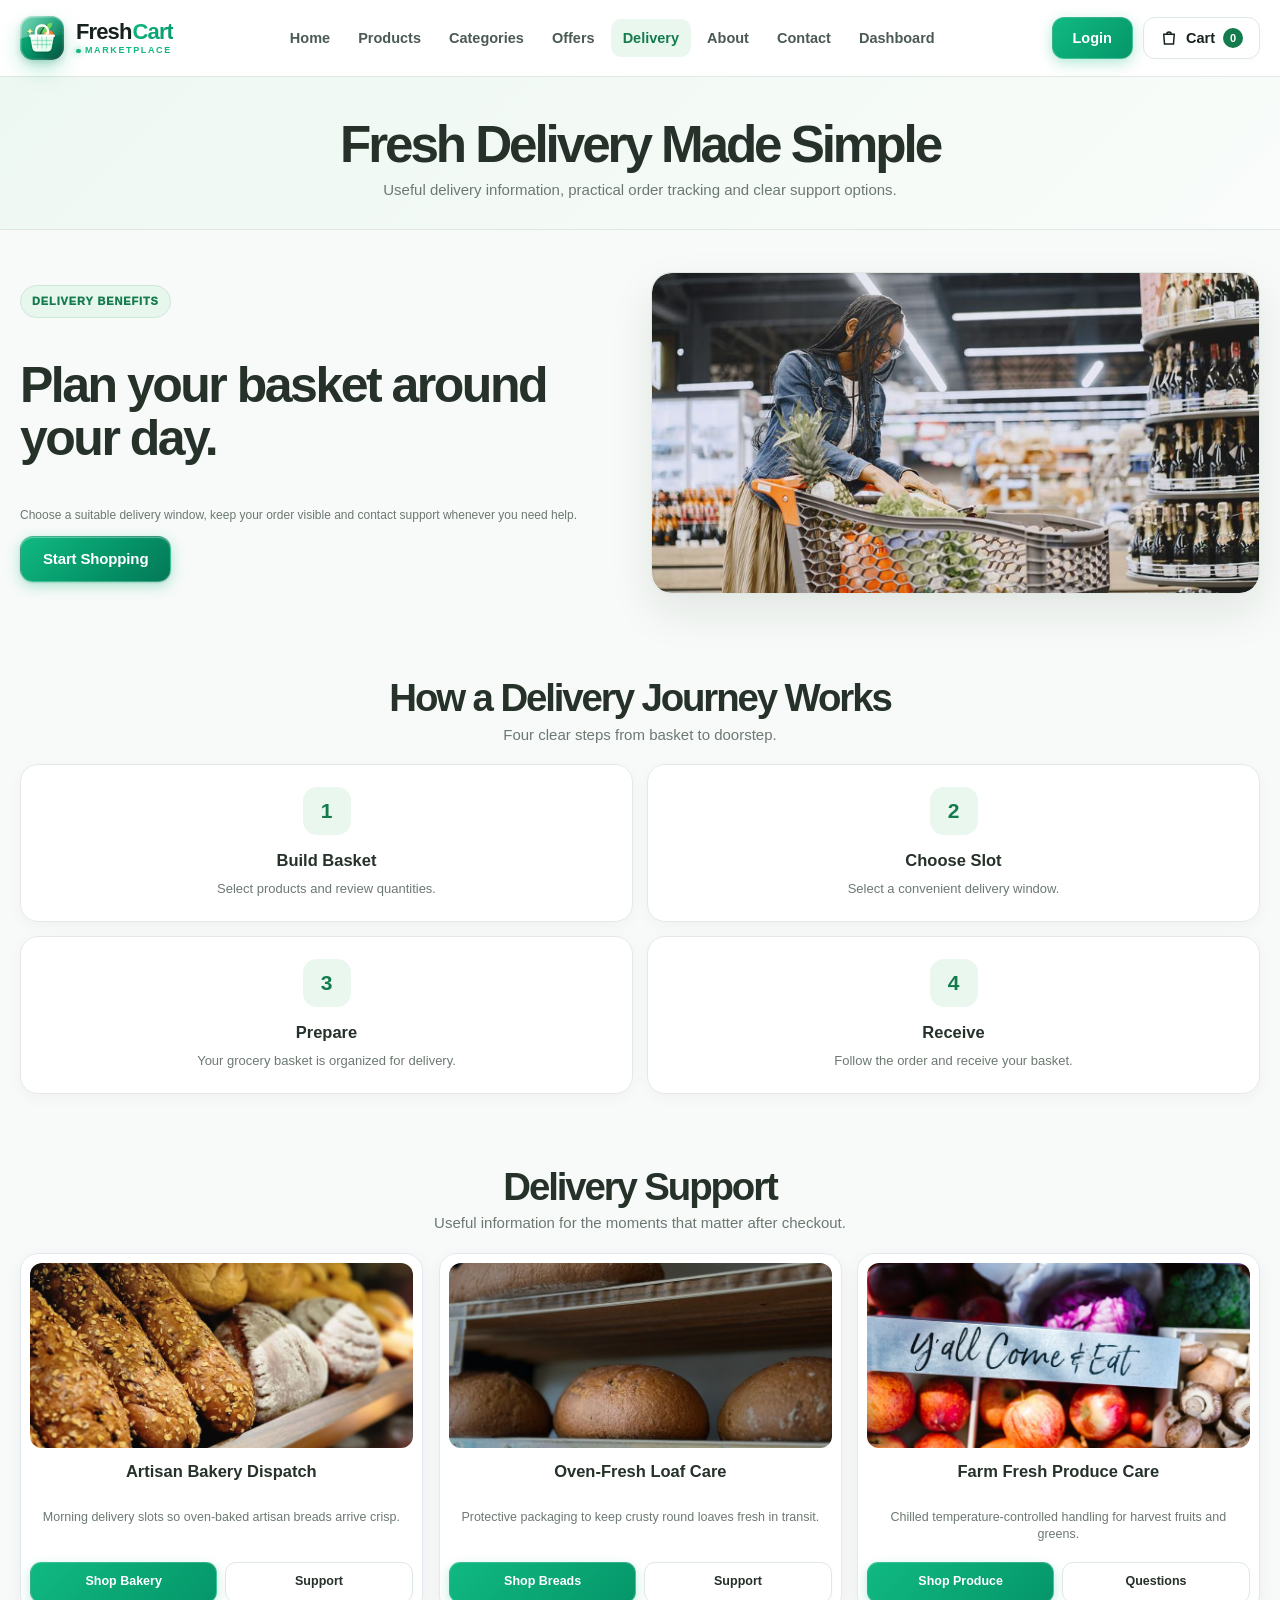
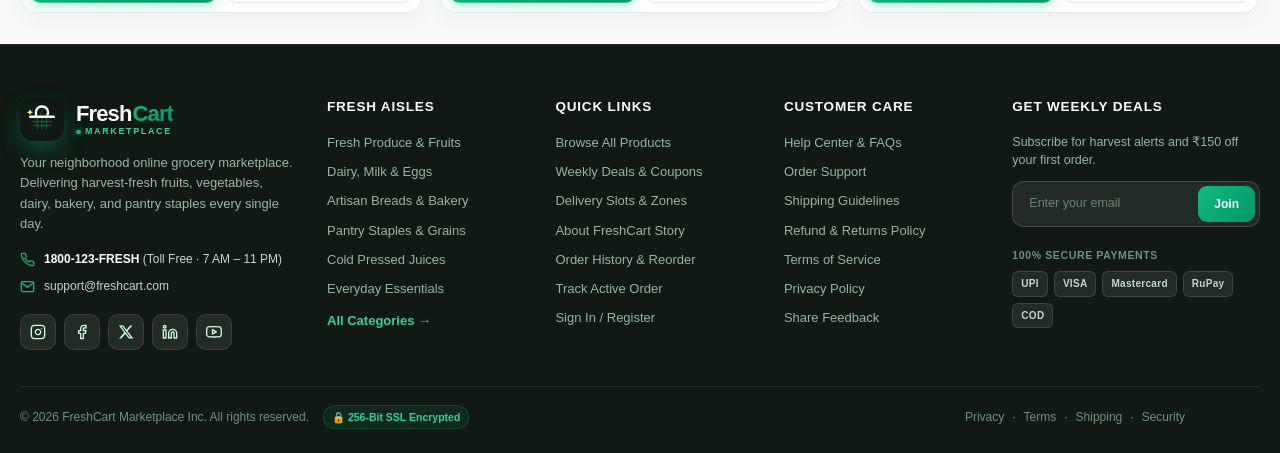
<file: delivery.html>
<!DOCTYPE html>
<html lang="en">
<head>
  <meta charset="UTF-8">
  <meta name="viewport" content="width=device-width, initial-scale=1.0">
  <title>Fresh Delivery Made Simple — FreshCart</title>
  <meta name="description" content="Useful delivery information, practical order tracking and clear support options at FreshCart.">
  <link rel="icon" type="image/svg+xml" href="assets/images/favicon.svg">
  <link rel="stylesheet" href="assets/css/style.css">
</head>
<body>

  <!-- ================= NAVBAR ================= -->
  <header class="header">
    <div class="container nav">
      <a class="logo" href="index.html" aria-label="FreshCart Homepage">
        <span class="logo-mark">
          <svg viewBox="0 0 44 44" fill="none" xmlns="http://www.w3.org/2000/svg">
            <defs>
              <linearGradient id="fc-del-bg" x1="0" y1="0" x2="44" y2="44" gradientUnits="userSpaceOnUse">
                <stop offset="0%" stop-color="#10b981"/>
                <stop offset="50%" stop-color="#059669"/>
                <stop offset="100%" stop-color="#064e3b"/>
              </linearGradient>
              <linearGradient id="fc-del-sheen" x1="0" y1="0" x2="44" y2="24" gradientUnits="userSpaceOnUse">
                <stop offset="0%" stop-color="#ffffff" stop-opacity="0.45"/>
                <stop offset="100%" stop-color="#ffffff" stop-opacity="0"/>
              </linearGradient>
              <linearGradient id="fc-del-bezel" x1="0" y1="0" x2="44" y2="44" gradientUnits="userSpaceOnUse">
                <stop offset="0%" stop-color="#ffffff" stop-opacity="0.6"/>
                <stop offset="60%" stop-color="#ffffff" stop-opacity="0.12"/>
                <stop offset="100%" stop-color="#022c22" stop-opacity="0.5"/>
              </linearGradient>
              <radialGradient id="fc-del-citrus" cx="35%" cy="30%" r="70%">
                <stop offset="0%" stop-color="#fef08a"/>
                <stop offset="35%" stop-color="#fb923c"/>
                <stop offset="100%" stop-color="#ea580c"/>
              </radialGradient>
              <linearGradient id="fc-del-leaf-lime" x1="21" y1="7" x2="33" y2="17" gradientUnits="userSpaceOnUse">
                <stop offset="0%" stop-color="#bef264"/>
                <stop offset="100%" stop-color="#22c55e"/>
              </linearGradient>
              <linearGradient id="fc-del-leaf-emerald" x1="16" y1="7" x2="25" y2="19" gradientUnits="userSpaceOnUse">
                <stop offset="0%" stop-color="#86efac"/>
                <stop offset="100%" stop-color="#15803d"/>
              </linearGradient>
              <linearGradient id="fc-del-basket" x1="10" y1="19.5" x2="34" y2="35.5" gradientUnits="userSpaceOnUse">
                <stop offset="0%" stop-color="#ffffff"/>
                <stop offset="50%" stop-color="#f0fdf4"/>
                <stop offset="100%" stop-color="#dcfce7"/>
              </linearGradient>
              <filter id="fc-del-shadow" x="-10%" y="-10%" width="120%" height="130%">
                <feDropShadow dx="0" dy="1.5" stdDeviation="1" flood-color="#022c22" flood-opacity="0.3"/>
              </filter>
            </defs>
            <rect width="44" height="44" rx="13" fill="url(#fc-del-bg)"/>
            <path d="M0 13C0 5.82 5.82 0 13 0H31C38.18 0 44 5.82 44 13V18C30 22 14 17 0 23V13Z" fill="url(#fc-del-sheen)"/>
            <g filter="url(#fc-del-shadow)">
              <circle cx="28.5" cy="19.5" r="5.5" fill="url(#fc-del-citrus)"/>
              <ellipse cx="27" cy="17.5" rx="1.4" ry="0.9" fill="#ffffff" fill-opacity="0.8" transform="rotate(-30 27 17.5)"/>
              <path d="M21 17C21 11.5 26.5 7.2 32.5 6.8C32 12.8 27.2 17 21 17Z" fill="url(#fc-del-leaf-lime)"/>
              <path d="M20 19C15 13.5 18 7.5 24 7.5C24 13.5 22.5 17 20 19Z" fill="url(#fc-del-leaf-emerald)"/>
              <path d="M20 19C21 14.5 24 11.2 27 9" stroke="#14532d" stroke-width="1.2" stroke-linecap="round" fill="none" opacity="0.8"/>
              <path d="M16 20V15C16 12 18.5 9.5 21.5 9.5H22.5C25.5 9.5 28 12 28 15V17" stroke="#ffffff" stroke-width="2.3" stroke-linecap="round" stroke-linejoin="round" fill="none"/>
              <path d="M10 19.5H34L31.5 32.5C31.1 34.3 29.5 35.5 27.6 35.5H16.4C14.5 35.5 12.9 34.3 12.5 32.5L10 19.5Z" fill="url(#fc-del-basket)"/>
              <rect x="9" y="18.5" width="26" height="2.5" rx="1.25" fill="#ffffff"/>
              <path d="M12 24.5H32M13.5 28.5H30.5" stroke="#10b981" stroke-width="1.4" stroke-linecap="round" stroke-opacity="0.35"/>
              <path d="M17.5 21V32M22 21V32M26.5 21V32" stroke="#10b981" stroke-width="1.3" stroke-linecap="round" stroke-opacity="0.3"/>
              <path d="M10 12.5L11.2 14.5L13.2 15.2L11.2 16L10 18L8.8 16L6.8 15.2L8.8 14.5Z" fill="#fef08a"/>
              <circle cx="10" cy="15.2" r="0.7" fill="#ffffff"/>
            </g>
            <rect x="0.75" y="0.75" width="42.5" height="42.5" rx="12.25" stroke="url(#fc-del-bezel)" stroke-width="1.5" fill="none"/>
          </svg>
        </span>
        <span class="logo-text">
          <span class="brand-name">
            <span class="brand-fresh">Fresh</span><span class="brand-cart">Cart</span>
          </span>
          <span class="brand-sub">Marketplace</span>
        </span>
      </a>

      <nav class="nav-links">
        <a href="index.html">Home</a>
        <a href="products.html">Products</a>
        <a href="categories.html">Categories</a>
        <a href="offers.html">Offers</a>
        <a href="delivery.html" class="active">Delivery</a>
        <a href="about.html">About</a>
        <a href="contact.html">Contact</a>
        <a href="dashboard.html">Dashboard</a>
      </nav>

      <div class="nav-actions">
        <a href="login.html" class="login-btn">Login</a>
        <button class="nav-cart" onclick="openCart()">
          <svg viewBox="0 0 24 24" fill="none" stroke="currentColor" stroke-width="2">
            <path d="M5 7h14l-1 13H6L5 7Z"/>
            <path d="M9 7a3 3 0 0 1 6 0"/>
          </svg>
          Cart
          <span class="cart-count">0</span>
        </button>
        <button class="menu-btn" onclick="toggleMobile()" aria-label="Toggle menu">
          <svg viewBox="0 0 24 24" fill="none" stroke="currentColor" stroke-width="2">
            <path d="M4 6h16M4 12h16M4 18h16"/>
          </svg>
        </button>
      </div>
    </div>

    <!-- Mobile Navigation Menu -->
    <div id="mobileMenu" class="mobile-menu">
      <a href="index.html" onclick="closeMobile()">Home</a>
      <a href="products.html" onclick="closeMobile()">Products</a>
      <a href="categories.html" onclick="closeMobile()">Categories</a>
      <a href="offers.html" onclick="closeMobile()">Offers</a>
      <a href="delivery.html" class="active" onclick="closeMobile()">Delivery</a>
      <a href="about.html" onclick="closeMobile()">About</a>
      <a href="contact.html" onclick="closeMobile()">Contact</a>
      <a href="dashboard.html" onclick="closeMobile()">Dashboard</a>
      <button class="mobile-cart" onclick="openCart(); closeMobile()">
        <svg viewBox="0 0 24 24" fill="none" stroke="currentColor" stroke-width="2">
          <path d="M5 7h14l-1 13H6L5 7Z"/>
          <path d="M9 7a3 3 0 0 1 6 0"/>
        </svg>
        Cart <span class="cart-count">0</span>
      </button>
      <a href="login.html" class="mobile-login" onclick="closeMobile()">Login</a>
    </div>
  </header>

  <main>
    <!-- ================= PAGE HERO ================= -->
    <section class="page-hero">
      <div class="container page-hero-content">
        <h1>Fresh Delivery Made Simple</h1>
        <p>Useful delivery information, practical order tracking and clear support options.</p>
      </div>
    </section>

    <!-- ================= SPLIT SECTION ================= -->
    <section class="section">
      <div class="container split">
        <div>
          <span class="eyebrow">Delivery Benefits</span>
          <h2>Plan your basket around your day.</h2>
          <p class="muted">
            Choose a suitable delivery window, keep your order visible and contact support whenever you need help.
          </p>
          <a class="btn btn-primary" href="products.html">Start Shopping</a>
        </div>
        <div class="page-feature-image">
          <img src="images/delivery-feature.jpg" alt="Fresh grocery delivery" onerror="this.src='images/fallback.jpg'">
        </div>
      </div>
    </section>

    <!-- ================= HOW A DELIVERY JOURNEY WORKS ================= -->
    <section class="section">
      <div class="container">
        <div class="section-head center">
          <div>
            <h2>How a Delivery Journey Works</h2>
            <p>Four clear steps from basket to doorstep.</p>
          </div>
        </div>
        <div class="benefit-grid two-by-two">
          <div class="benefit">
            <div class="benefit-icon">1</div>
            <h3>Build Basket</h3>
            <p>Select products and review quantities.</p>
          </div>
          <div class="benefit">
            <div class="benefit-icon">2</div>
            <h3>Choose Slot</h3>
            <p>Select a convenient delivery window.</p>
          </div>
          <div class="benefit">
            <div class="benefit-icon">3</div>
            <h3>Prepare</h3>
            <p>Your grocery basket is organized for delivery.</p>
          </div>
          <div class="benefit">
            <div class="benefit-icon">4</div>
            <h3>Receive</h3>
            <p>Follow the order and receive your basket.</p>
          </div>
        </div>
      </div>
    </section>

    <!-- ================= DELIVERY SUPPORT ================= -->
    <section class="section compact">
      <div class="container">
        <div class="section-head center">
          <div>
            <h2>Delivery Support</h2>
            <p>Useful information for the moments that matter after checkout.</p>
          </div>
        </div>
        <div class="visual-grid">
          <article class="visual-card">
            <img src="images/photo-14520462.jpg" alt="Artisan Bakery Dispatch" onerror="this.src='images/fallback.jpg'">
            <div class="visual-info">
              <h3>Artisan Bakery Dispatch</h3>
              <p>Morning delivery slots so oven-baked artisan breads arrive crisp.</p>
            </div>
            <div class="visual-buttons">
              <a href="products.html?category=Bakery">Shop Bakery</a>
              <a href="contact.html">Support</a>
            </div>
          </article>
          <article class="visual-card">
            <img src="images/photo-27165965.jpg" alt="Oven-Fresh Loaf Care" onerror="this.src='images/fallback.jpg'">
            <div class="visual-info">
              <h3>Oven-Fresh Loaf Care</h3>
              <p>Protective packaging to keep crusty round loaves fresh in transit.</p>
            </div>
            <div class="visual-buttons">
              <a href="products.html?category=Bakery">Shop Breads</a>
              <a href="contact.html">Support</a>
            </div>
          </article>
          <article class="visual-card">
            <img src="images/photo-8540920.jpg" alt="Farm Fresh Produce Care" onerror="this.src='images/fallback.jpg'">
            <div class="visual-info">
              <h3>Farm Fresh Produce Care</h3>
              <p>Chilled temperature-controlled handling for harvest fruits and greens.</p>
            </div>
            <div class="visual-buttons">
              <a href="products.html?category=Fresh+Produce">Shop Produce</a>
              <a href="contact.html">Questions</a>
            </div>
          </article>
        </div>
      </div>
    </section>
  </main>

  <!-- ================= FOOTER ================= -->
  <footer class="footer">
    <!-- Main Footer Body -->
    <div class="container">
      <div class="footer-grid">
        <!-- Brand & Contact Column -->
        <div class="footer-brand-col">
          <a class="logo footer-logo" href="index.html" aria-label="FreshCart Homepage">
            <span class="logo-mark">
              <svg viewBox="0 0 44 44" fill="none" xmlns="http://www.w3.org/2000/svg">
                <rect width="44" height="44" rx="13" fill="url(#fc-logo-bg)"/>
                <path d="M0 13C0 5.82 5.82 0 13 0H31C38.18 0 44 5.82 44 13V18C30 22 14 17 0 23V13Z" fill="url(#fc-logo-sheen)"/>
                <g filter="url(#fc-logo-shadow)">
                  <circle cx="28.5" cy="19.5" r="5.5" fill="url(#fc-logo-citrus)"/>
                  <ellipse cx="27" cy="17.5" rx="1.4" ry="0.9" fill="#ffffff" fill-opacity="0.8" transform="rotate(-30 27 17.5)"/>
                  <path d="M21 17C21 11.5 26.5 7.2 32.5 6.8C32 12.8 27.2 17 21 17Z" fill="url(#fc-logo-leaf-lime)"/>
                  <path d="M20 19C15 13.5 18 7.5 24 7.5C24 13.5 22.5 17 20 19Z" fill="url(#fc-logo-leaf-emerald)"/>
                  <path d="M20 19C21 14.5 24 11.2 27 9" stroke="#14532d" stroke-width="1.2" stroke-linecap="round" fill="none" opacity="0.8"/>
                  <path d="M16 20V15C16 12 18.5 9.5 21.5 9.5H22.5C25.5 9.5 28 12 28 15V17" stroke="#ffffff" stroke-width="2.3" stroke-linecap="round" stroke-linejoin="round" fill="none"/>
                  <path d="M10 19.5H34L31.5 32.5C31.1 34.3 29.5 35.5 27.6 35.5H16.4C14.5 35.5 12.9 34.3 12.5 32.5L10 19.5Z" fill="url(#fc-logo-basket)"/>
                  <rect x="9" y="18.5" width="26" height="2.5" rx="1.25" fill="#ffffff"/>
                  <path d="M12 24.5H32M13.5 28.5H30.5" stroke="#10b981" stroke-width="1.4" stroke-linecap="round" stroke-opacity="0.35"/>
                  <path d="M17.5 21V32M22 21V32M26.5 21V32" stroke="#10b981" stroke-width="1.3" stroke-linecap="round" stroke-opacity="0.3"/>
                  <path d="M10 12.5L11.2 14.5L13.2 15.2L11.2 16L10 18L8.8 16L6.8 15.2L8.8 14.5Z" fill="#fef08a"/>
                  <circle cx="10" cy="15.2" r="0.7" fill="#ffffff"/>
                </g>
                <rect x="0.75" y="0.75" width="42.5" height="42.5" rx="12.25" stroke="url(#fc-logo-bezel)" stroke-width="1.5" fill="none"/>
              </svg>
            </span>
            <span class="logo-text">
              <span class="brand-name">
                <span class="brand-fresh">Fresh</span><span class="brand-cart">Cart</span>
              </span>
              <span class="brand-sub">Marketplace</span>
            </span>
          </a>
          <p class="footer-desc">
            Your neighborhood online grocery marketplace. Delivering harvest-fresh fruits, vegetables, dairy, bakery, and pantry staples every single day.
          </p>

          <div class="footer-contact-info">
            <div class="footer-contact-item">
              <svg viewBox="0 0 24 24" fill="none" stroke="currentColor" stroke-width="2"><path d="M22 16.92v3a2 2 0 0 1-2.18 2 19.79 19.79 0 0 1-8.63-3.07 19.5 19.5 0 0 1-6-6 19.79 19.79 0 0 1-3.07-8.67A2 2 0 0 1 4.11 2h3a2 2 0 0 1 2 1.72 12.84 12.84 0 0 0 .7 2.81 2 2 0 0 1-.45 2.11L8.09 9.91a16 16 0 0 0 6 6l1.27-1.27a2 2 0 0 1 2.11-.45 12.84 12.84 0 0 0 2.81.7A2 2 0 0 1 22 16.92z"/></svg>
              <span><strong>1800-123-FRESH</strong> (Toll Free · 7 AM – 11 PM)</span>
            </div>
            <div class="footer-contact-item">
              <svg viewBox="0 0 24 24" fill="none" stroke="currentColor" stroke-width="2"><path d="M4 4h16c1.1 0 2 .9 2 2v12c0 1.1-.9 2-2 2H4c-1.1 0-2-.9-2-2V6c0-1.1.9-2 2-2z"/><polyline points="22,6 12,13 2,6"/></svg>
              <span>support@freshcart.com</span>
            </div>
          </div>

          <div class="social-links">
            <a href="#" aria-label="Instagram" onclick="event.preventDefault(); toast('Opening FreshCart Instagram')">
              <svg viewBox="0 0 24 24" fill="none" stroke="currentColor" stroke-width="2" stroke-linecap="round" stroke-linejoin="round"><rect x="2" y="2" width="20" height="20" rx="5" ry="5"></rect><path d="M16 11.37A4 4 0 1 1 12.63 8 4 4 0 0 1 16 11.37z"></path><line x1="17.5" y1="6.5" x2="17.51" y2="6.5"></line></svg>
            </a>
            <a href="#" aria-label="Facebook" onclick="event.preventDefault(); toast('Opening FreshCart Facebook')">
              <svg viewBox="0 0 24 24" fill="none" stroke="currentColor" stroke-width="2" stroke-linecap="round" stroke-linejoin="round"><path d="M18 2h-3a5 5 0 0 0-5 5v3H7v4h3v8h4v-8h3l1-4h-4V7a1 1 0 0 1 1-1h3z"></path></svg>
            </a>
            <a href="#" aria-label="X (Twitter)" onclick="event.preventDefault(); toast('Opening FreshCart on X')">
              <svg viewBox="0 0 24 24" fill="currentColor"><path d="M18.244 2.25h3.308l-7.227 8.26 8.502 11.24H16.17l-5.214-6.817L4.99 21.75H1.68l7.73-8.835L1.254 2.25H8.08l4.713 6.231zm-1.161 17.52h1.833L7.084 4.126H5.117z"/></svg>
            </a>
            <a href="#" aria-label="LinkedIn" onclick="event.preventDefault(); toast('Opening FreshCart LinkedIn')">
              <svg viewBox="0 0 24 24" fill="none" stroke="currentColor" stroke-width="2" stroke-linecap="round" stroke-linejoin="round"><path d="M16 8a6 6 0 0 1 6 6v7h-4v-7a2 2 0 0 0-2-2 2 2 0 0 0-2 2v7h-4v-7a6 6 0 0 1 6-6z"></path><rect x="2" y="9" width="4" height="12"></rect><circle cx="4" cy="4" r="2"></circle></svg>
            </a>
            <a href="#" aria-label="YouTube" onclick="event.preventDefault(); toast('Opening FreshCart YouTube')">
              <svg viewBox="0 0 24 24" fill="none" stroke="currentColor" stroke-width="2" stroke-linecap="round" stroke-linejoin="round"><path d="M22.54 6.42a2.78 2.78 0 0 0-1.94-2C18.88 4 12 4 12 4s-6.88 0-8.6.46a2.78 2.78 0 0 0-1.94 2A29 29 0 0 0 1 11.75a29 29 0 0 0 .46 5.33A2.78 2.78 0 0 0 3.4 19c1.72.46 8.6.46 8.6.46s6.88 0 8.6-.46a2.78 2.78 0 0 0 1.94-2 29 29 0 0 0 .46-5.25 29 29 0 0 0-.46-5.33z"></path><polygon points="9.75 15.02 15.5 11.75 9.75 8.48 9.75 15.02"></polygon></svg>
            </a>
          </div>
        </div>

        <!-- Column 2: Fresh Aisles -->
        <div>
          <h3 class="footer-heading">Fresh Aisles</h3>
          <div class="footer-links">
            <a href="products.html?category=Fresh+Produce">Fresh Produce &amp; Fruits</a>
            <a href="products.html?category=Dairy+%26+Eggs">Dairy, Milk &amp; Eggs</a>
            <a href="products.html?category=Bakery">Artisan Breads &amp; Bakery</a>
            <a href="products.html?category=Pantry">Pantry Staples &amp; Grains</a>
            <a href="products.html?category=Beverages">Cold Pressed Juices</a>
            <a href="products.html?category=Everyday+Essentials">Everyday Essentials</a>
            <a href="categories.html" class="footer-link-highlight">All Categories →</a>
          </div>
        </div>

        <!-- Column 3: Quick Links -->
        <div>
          <h3 class="footer-heading">Quick Links</h3>
          <div class="footer-links">
            <a href="products.html">Browse All Products</a>
            <a href="offers.html">Weekly Deals &amp; Coupons</a>
            <a href="delivery.html">Delivery Slots &amp; Zones</a>
            <a href="about.html">About FreshCart Story</a>
            <a href="dashboard.html">Order History &amp; Reorder</a>
            <a href="dashboard.html">Track Active Order</a>
            <a href="login.html">Sign In / Register</a>
          </div>
        </div>

        <!-- Column 4: Customer Care -->
        <div>
          <h3 class="footer-heading">Customer Care</h3>
          <div class="footer-links">
            <a href="contact.html">Help Center &amp; FAQs</a>
            <a href="contact.html">Order Support</a>
            <a href="delivery.html">Shipping Guidelines</a>
            <a href="contact.html">Refund &amp; Returns Policy</a>
            <a href="contact.html">Terms of Service</a>
            <a href="contact.html">Privacy Policy</a>
            <a href="contact.html">Share Feedback</a>
          </div>
        </div>

        <!-- Column 5: Newsletter & Payments -->
        <div class="footer-newsletter-col">
          <h3 class="footer-heading">Get Weekly Deals</h3>
          <p class="footer-newsletter-desc">Subscribe for harvest alerts and ₹150 off your first order.</p>
          <form class="footer-newsletter-form" onsubmit="event.preventDefault(); toast('Subscribed! Check your inbox for ₹150 coupon.'); this.reset();">
            <div class="newsletter-input-wrap">
              <input type="email" placeholder="Enter your email" required aria-label="Email address for deals">
              <button type="submit">Join</button>
            </div>
          </form>

          <div class="footer-payment-section">
            <span class="payment-title">100% Secure Payments</span>
            <div class="payment-badges">
              <span class="pay-badge">UPI</span>
              <span class="pay-badge">VISA</span>
              <span class="pay-badge">Mastercard</span>
              <span class="pay-badge">RuPay</span>
              <span class="pay-badge">COD</span>
            </div>
          </div>
        </div>
      </div>

      <!-- Footer Bottom Bar -->
      <div class="footer-bottom">
        <div class="footer-bottom-left">
          <span>© 2026 FreshCart Marketplace Inc. All rights reserved.</span>
          <span class="footer-bottom-badge">🔒 256-Bit SSL Encrypted</span>
        </div>
        <div class="footer-legal-links">
          <a href="contact.html">Privacy</a>
          <span>·</span>
          <a href="contact.html">Terms</a>
          <span>·</span>
          <a href="delivery.html">Shipping</a>
          <span>·</span>
          <a href="contact.html">Security</a>
        </div>
      </div>
    </div>
  </footer>

  <!-- ================= CART MODAL ================= -->
  <div id="cartModal" class="cart-modal">
    <div class="cart-box">
      <div class="cart-header">
        <h2>Your Cart</h2>
        <button class="close" onclick="closeCart()" aria-label="Close cart">&times;</button>
      </div>
      <div id="cartBody"></div>
    </div>
  </div>

  <div id="toast" class="toast"></div>
  <button id="backTop" class="back-top" onclick="scrollToTop()" aria-label="Back to top">↑</button>

  <script src="assets/js/main.js"></script>
</body>
</html>
</file>
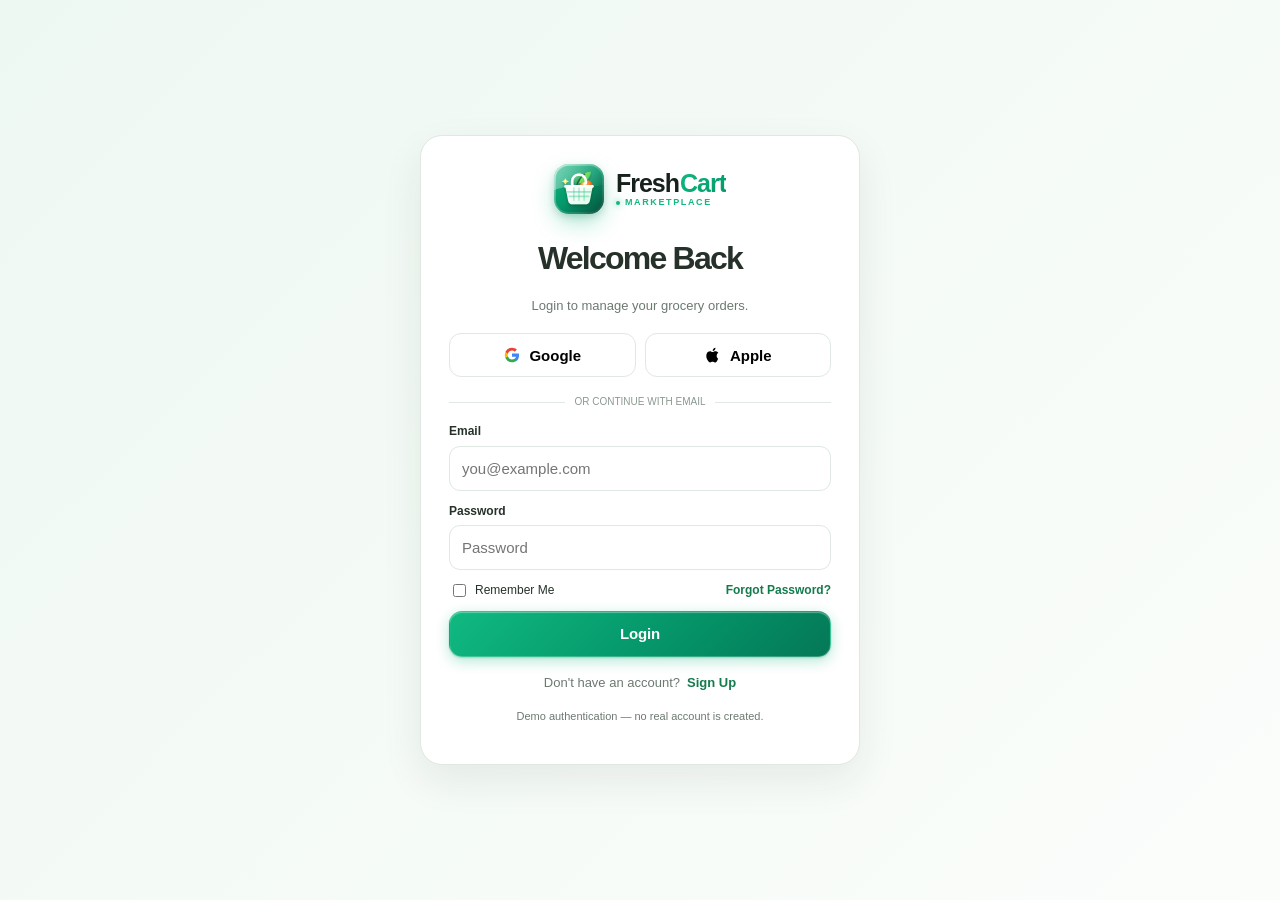
<file: login.html>
<!DOCTYPE html>
<html lang="en">
<head>
  <meta charset="UTF-8">
  <meta name="viewport" content="width=device-width, initial-scale=1.0">
  <title>Login — FreshCart</title>
  <meta name="description" content="Sign in to your FreshCart account to manage grocery orders and delivery addresses.">
  <link rel="icon" type="image/svg+xml" href="assets/images/favicon.svg">
  <link rel="stylesheet" href="assets/css/style.css">
</head>
<body>

  <div class="login-page">
    <div class="login-box">
      <a class="logo login-logo" href="index.html" aria-label="FreshCart Homepage">
        <span class="logo-mark">
          <svg viewBox="0 0 44 44" fill="none" xmlns="http://www.w3.org/2000/svg">
            <defs>
              <linearGradient id="fc-login-bg" x1="0" y1="0" x2="44" y2="44" gradientUnits="userSpaceOnUse">
                <stop offset="0%" stop-color="#10b981"/>
                <stop offset="50%" stop-color="#059669"/>
                <stop offset="100%" stop-color="#064e3b"/>
              </linearGradient>
              <linearGradient id="fc-login-sheen" x1="0" y1="0" x2="44" y2="24" gradientUnits="userSpaceOnUse">
                <stop offset="0%" stop-color="#ffffff" stop-opacity="0.45"/>
                <stop offset="100%" stop-color="#ffffff" stop-opacity="0"/>
              </linearGradient>
              <linearGradient id="fc-login-bezel" x1="0" y1="0" x2="44" y2="44" gradientUnits="userSpaceOnUse">
                <stop offset="0%" stop-color="#ffffff" stop-opacity="0.6"/>
                <stop offset="60%" stop-color="#ffffff" stop-opacity="0.12"/>
                <stop offset="100%" stop-color="#022c22" stop-opacity="0.5"/>
              </linearGradient>
              <radialGradient id="fc-login-citrus" cx="35%" cy="30%" r="70%">
                <stop offset="0%" stop-color="#fef08a"/>
                <stop offset="35%" stop-color="#fb923c"/>
                <stop offset="100%" stop-color="#ea580c"/>
              </radialGradient>
              <linearGradient id="fc-login-leaf-lime" x1="21" y1="7" x2="33" y2="17" gradientUnits="userSpaceOnUse">
                <stop offset="0%" stop-color="#bef264"/>
                <stop offset="100%" stop-color="#22c55e"/>
              </linearGradient>
              <linearGradient id="fc-login-leaf-emerald" x1="16" y1="7" x2="25" y2="19" gradientUnits="userSpaceOnUse">
                <stop offset="0%" stop-color="#86efac"/>
                <stop offset="100%" stop-color="#15803d"/>
              </linearGradient>
              <linearGradient id="fc-login-basket" x1="10" y1="19.5" x2="34" y2="35.5" gradientUnits="userSpaceOnUse">
                <stop offset="0%" stop-color="#ffffff"/>
                <stop offset="50%" stop-color="#f0fdf4"/>
                <stop offset="100%" stop-color="#dcfce7"/>
              </linearGradient>
              <filter id="fc-login-shadow" x="-10%" y="-10%" width="120%" height="130%">
                <feDropShadow dx="0" dy="1.5" stdDeviation="1" flood-color="#022c22" flood-opacity="0.3"/>
              </filter>
            </defs>
            <rect width="44" height="44" rx="13" fill="url(#fc-login-bg)"/>
            <path d="M0 13C0 5.82 5.82 0 13 0H31C38.18 0 44 5.82 44 13V18C30 22 14 17 0 23V13Z" fill="url(#fc-login-sheen)"/>
            <g filter="url(#fc-login-shadow)">
              <circle cx="28.5" cy="19.5" r="5.5" fill="url(#fc-login-citrus)"/>
              <ellipse cx="27" cy="17.5" rx="1.4" ry="0.9" fill="#ffffff" fill-opacity="0.8" transform="rotate(-30 27 17.5)"/>
              <path d="M21 17C21 11.5 26.5 7.2 32.5 6.8C32 12.8 27.2 17 21 17Z" fill="url(#fc-login-leaf-lime)"/>
              <path d="M20 19C15 13.5 18 7.5 24 7.5C24 13.5 22.5 17 20 19Z" fill="url(#fc-login-leaf-emerald)"/>
              <path d="M20 19C21 14.5 24 11.2 27 9" stroke="#14532d" stroke-width="1.2" stroke-linecap="round" fill="none" opacity="0.8"/>
              <path d="M16 20V15C16 12 18.5 9.5 21.5 9.5H22.5C25.5 9.5 28 12 28 15V17" stroke="#ffffff" stroke-width="2.3" stroke-linecap="round" stroke-linejoin="round" fill="none"/>
              <path d="M10 19.5H34L31.5 32.5C31.1 34.3 29.5 35.5 27.6 35.5H16.4C14.5 35.5 12.9 34.3 12.5 32.5L10 19.5Z" fill="url(#fc-login-basket)"/>
              <rect x="9" y="18.5" width="26" height="2.5" rx="1.25" fill="#ffffff"/>
              <path d="M12 24.5H32M13.5 28.5H30.5" stroke="#10b981" stroke-width="1.4" stroke-linecap="round" stroke-opacity="0.35"/>
              <path d="M17.5 21V32M22 21V32M26.5 21V32" stroke="#10b981" stroke-width="1.3" stroke-linecap="round" stroke-opacity="0.3"/>
              <path d="M10 12.5L11.2 14.5L13.2 15.2L11.2 16L10 18L8.8 16L6.8 15.2L8.8 14.5Z" fill="#fef08a"/>
              <circle cx="10" cy="15.2" r="0.7" fill="#ffffff"/>
            </g>
            <rect x="0.75" y="0.75" width="42.5" height="42.5" rx="12.25" stroke="url(#fc-login-bezel)" stroke-width="1.5" fill="none"/>
          </svg>
        </span>
        <span class="logo-text">
          <span class="brand-name">
            <span class="brand-fresh">Fresh</span><span class="brand-cart">Cart</span>
          </span>
          <span class="brand-sub">Marketplace</span>
        </span>
      </a>

      <h1>Welcome Back</h1>
      <p>Login to manage your grocery orders.</p>

      <div class="socials">
        <button type="button" class="social" onclick="toast('Google sign-in selected')">
          <svg viewBox="0 0 24 24">
            <path fill="#4285F4" d="M21.35 12.27c0-.77-.07-1.52-.22-2.24H12v4.24h5.24a4.48 4.48 0 0 1-1.94 2.94v2.45h3.14c1.84-1.7 2.91-4.2 2.91-7.39Z"/>
            <path fill="#34A853" d="M12 21.75c2.63 0 4.84-.87 6.45-2.36l-3.14-2.45c-.87.58-1.98.92-3.31.92-2.54 0-4.69-1.72-5.46-4.03H3.3v2.53A9.74 9.74 0 0 0 12 21.75Z"/>
            <path fill="#FBBC05" d="M6.54 13.83a5.86 5.86 0 0 1 0-3.66V7.64H3.3a9.75 9.75 0 0 0 0 8.72l3.24-2.53Z"/>
            <path fill="#EA4335" d="M12 6.14c1.43 0 2.71.49 3.72 1.46l2.79-2.79C16.84 3.2 14.63 2.25 12 2.25A9.74 9.74 0 0 0 3.3 7.64l3.24 2.53C7.31 7.86 9.46 6.14 12 6.14Z"/>
          </svg>
          Google
        </button>
        <button type="button" class="social" onclick="toast('Apple sign-in selected')">
          <svg viewBox="0 0 24 24" fill="currentColor">
            <path d="M16.9 12.7c0-2.5 2.1-3.7 2.2-3.8-1.2-1.7-3.1-1.9-3.8-1.9-1.6-.2-3.1 1-3.9 1-.8 0-2.1-1-3.4-1-1.7 0-3.2 1-4.1 2.5-1.8 3-.5 7.5 1.2 9.9.9 1.2 1.8 2.5 3.1 2.5 1.2-.1 1.7-.8 3.2-.8 1.5 0 1.9.8 3.2.8 1.3 0 2.2-1.2 3-2.4.9-1.3 1.3-2.6 1.3-2.7-.1 0-2-.8-2-3.1Zm-2.6-7.4c.7-.8 1.1-1.9 1-3-.9 0-2 .6-2.7 1.3-.6.7-1.1 1.8-1 2.9 1 .1 2-.5 2.7-1.2Z"/>
          </svg>
          Apple
        </button>
      </div>

      <div class="divider">OR CONTINUE WITH EMAIL</div>

      <form class="auth-fields" onsubmit="handleLogin(event)">
        <div class="auth-field">
          <label for="lEmail">Email</label>
          <input id="lEmail" type="email" required placeholder="you@example.com">
        </div>
        <div class="auth-field">
          <label for="lPass">Password</label>
          <input id="lPass" type="password" required placeholder="Password">
        </div>
        <div class="auth-row">
          <label class="remember">
            <input type="checkbox"> Remember Me
          </label>
          <a class="forgot" href="#" onclick="toast('Password reset email sent'); return false;">
            Forgot Password?
          </a>
        </div>
        <button class="btn btn-primary" type="submit">Login</button>
      </form>

      <div class="auth-switch">
        <span>Don't have an account?</span>
        <a class="auth-link" href="register.html">Sign Up</a>
      </div>

      <p class="auth-note">Demo authentication — no real account is created.</p>
    </div>
  </div>

  <div id="toast" class="toast"></div>

  <script src="assets/js/main.js"></script>
  <script>
    function handleLogin(event) {
      event.preventDefault();
      toast("Demo login successful! Redirecting...");
      setTimeout(() => {
        window.location.href = "dashboard.html";
      }, 700);
    }
  </script>
</body>
</html>
</file>
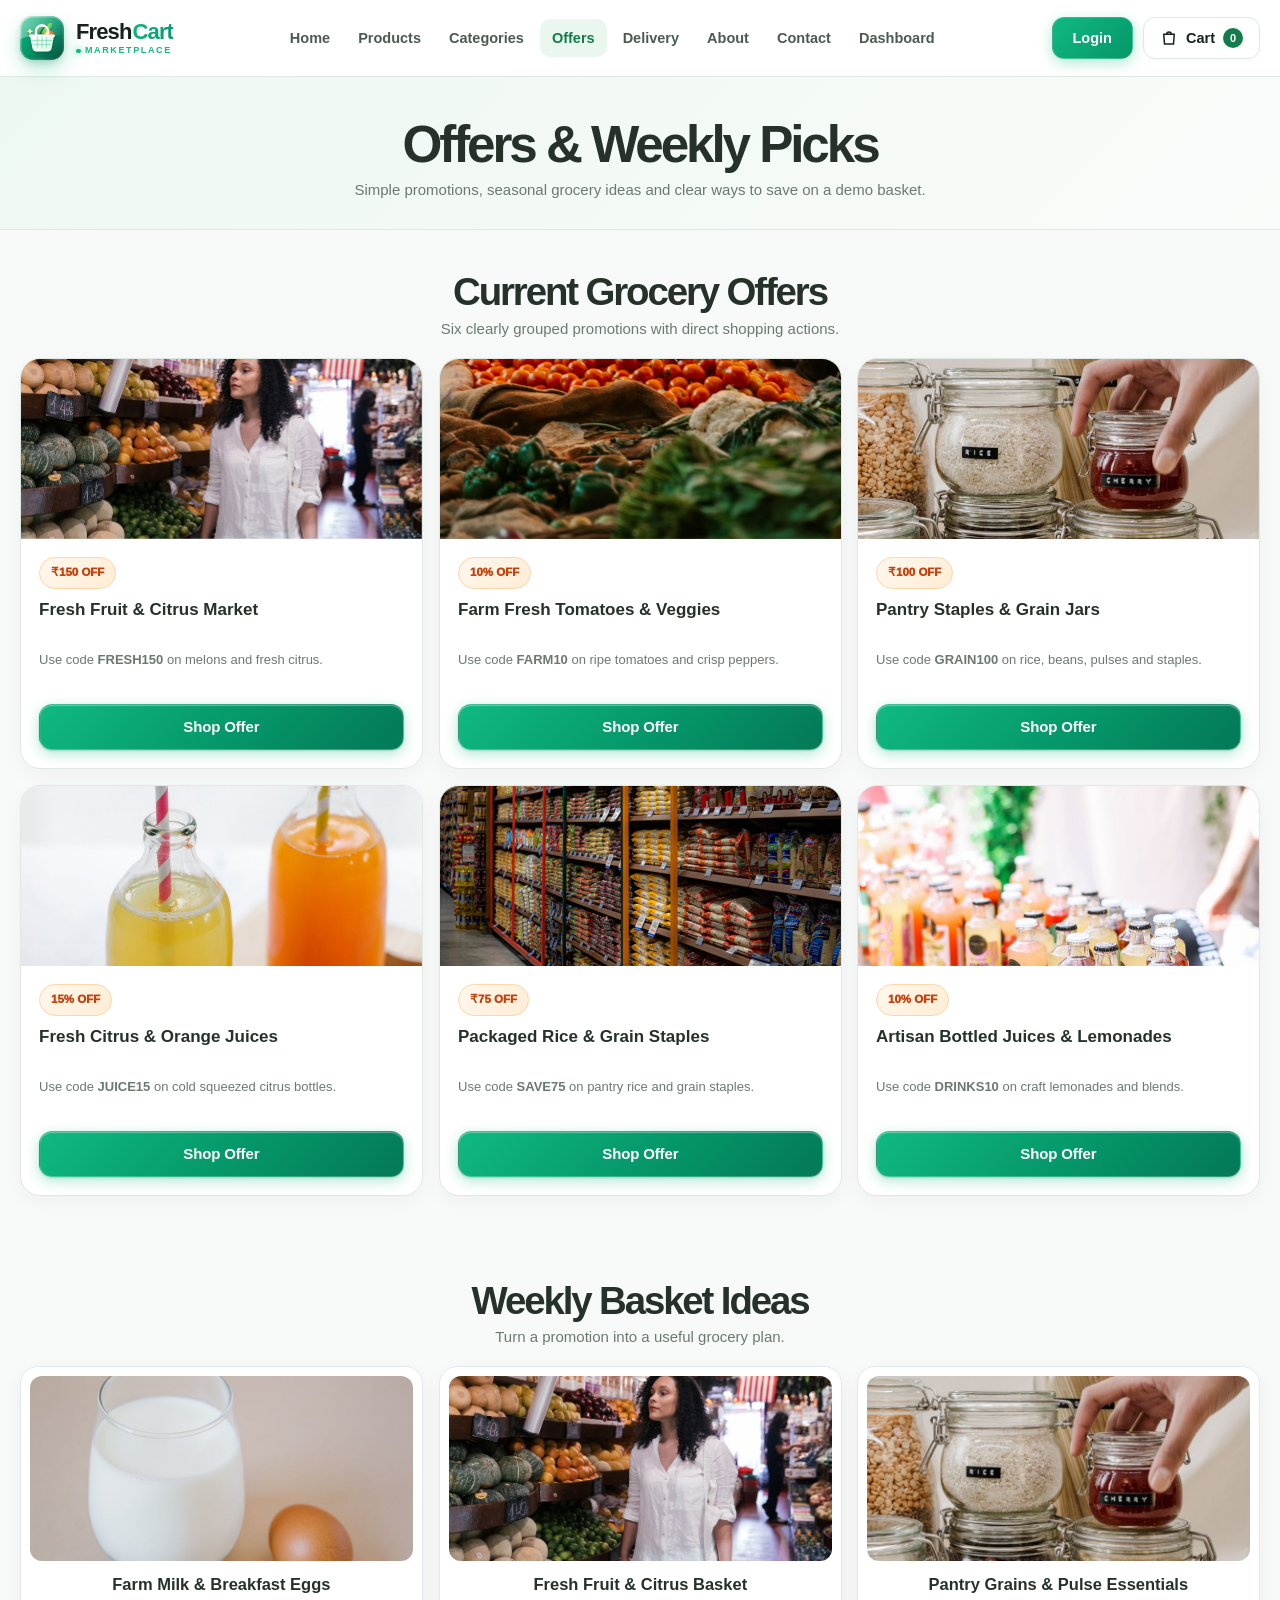
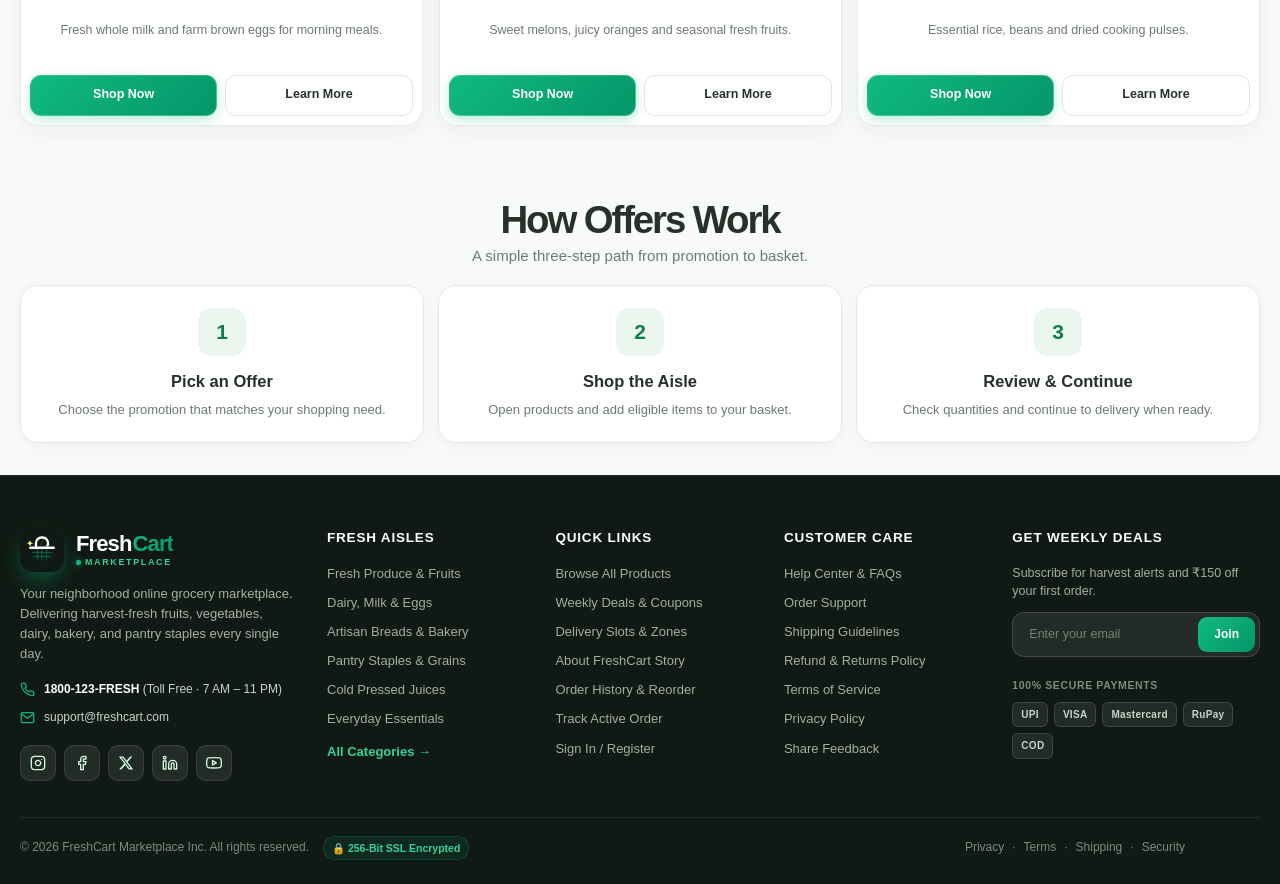
<file: offers.html>
<!DOCTYPE html>
<html lang="en">
<head>
  <meta charset="UTF-8">
  <meta name="viewport" content="width=device-width, initial-scale=1.0">
  <title>Offers &amp; Weekly Picks — FreshCart</title>
  <meta name="description" content="Simple promotions, seasonal grocery ideas and clear ways to save on your FreshCart basket.">
  <link rel="icon" type="image/svg+xml" href="assets/images/favicon.svg">
  <link rel="stylesheet" href="assets/css/style.css">
</head>
<body>

  <!-- ================= NAVBAR ================= -->
  <header class="header">
    <div class="container nav">
      <a class="logo" href="index.html" aria-label="FreshCart Homepage">
        <span class="logo-mark">
          <svg viewBox="0 0 44 44" fill="none" xmlns="http://www.w3.org/2000/svg">
            <defs>
              <linearGradient id="fc-off-bg" x1="0" y1="0" x2="44" y2="44" gradientUnits="userSpaceOnUse">
                <stop offset="0%" stop-color="#10b981"/>
                <stop offset="50%" stop-color="#059669"/>
                <stop offset="100%" stop-color="#064e3b"/>
              </linearGradient>
              <linearGradient id="fc-off-sheen" x1="0" y1="0" x2="44" y2="24" gradientUnits="userSpaceOnUse">
                <stop offset="0%" stop-color="#ffffff" stop-opacity="0.45"/>
                <stop offset="100%" stop-color="#ffffff" stop-opacity="0"/>
              </linearGradient>
              <linearGradient id="fc-off-bezel" x1="0" y1="0" x2="44" y2="44" gradientUnits="userSpaceOnUse">
                <stop offset="0%" stop-color="#ffffff" stop-opacity="0.6"/>
                <stop offset="60%" stop-color="#ffffff" stop-opacity="0.12"/>
                <stop offset="100%" stop-color="#022c22" stop-opacity="0.5"/>
              </linearGradient>
              <radialGradient id="fc-off-citrus" cx="35%" cy="30%" r="70%">
                <stop offset="0%" stop-color="#fef08a"/>
                <stop offset="35%" stop-color="#fb923c"/>
                <stop offset="100%" stop-color="#ea580c"/>
              </radialGradient>
              <linearGradient id="fc-off-leaf-lime" x1="21" y1="7" x2="33" y2="17" gradientUnits="userSpaceOnUse">
                <stop offset="0%" stop-color="#bef264"/>
                <stop offset="100%" stop-color="#22c55e"/>
              </linearGradient>
              <linearGradient id="fc-off-leaf-emerald" x1="16" y1="7" x2="25" y2="19" gradientUnits="userSpaceOnUse">
                <stop offset="0%" stop-color="#86efac"/>
                <stop offset="100%" stop-color="#15803d"/>
              </linearGradient>
              <linearGradient id="fc-off-basket" x1="10" y1="19.5" x2="34" y2="35.5" gradientUnits="userSpaceOnUse">
                <stop offset="0%" stop-color="#ffffff"/>
                <stop offset="50%" stop-color="#f0fdf4"/>
                <stop offset="100%" stop-color="#dcfce7"/>
              </linearGradient>
              <filter id="fc-off-shadow" x="-10%" y="-10%" width="120%" height="130%">
                <feDropShadow dx="0" dy="1.5" stdDeviation="1" flood-color="#022c22" flood-opacity="0.3"/>
              </filter>
            </defs>
            <rect width="44" height="44" rx="13" fill="url(#fc-off-bg)"/>
            <path d="M0 13C0 5.82 5.82 0 13 0H31C38.18 0 44 5.82 44 13V18C30 22 14 17 0 23V13Z" fill="url(#fc-off-sheen)"/>
            <g filter="url(#fc-off-shadow)">
              <circle cx="28.5" cy="19.5" r="5.5" fill="url(#fc-off-citrus)"/>
              <ellipse cx="27" cy="17.5" rx="1.4" ry="0.9" fill="#ffffff" fill-opacity="0.8" transform="rotate(-30 27 17.5)"/>
              <path d="M21 17C21 11.5 26.5 7.2 32.5 6.8C32 12.8 27.2 17 21 17Z" fill="url(#fc-off-leaf-lime)"/>
              <path d="M20 19C15 13.5 18 7.5 24 7.5C24 13.5 22.5 17 20 19Z" fill="url(#fc-off-leaf-emerald)"/>
              <path d="M20 19C21 14.5 24 11.2 27 9" stroke="#14532d" stroke-width="1.2" stroke-linecap="round" fill="none" opacity="0.8"/>
              <path d="M16 20V15C16 12 18.5 9.5 21.5 9.5H22.5C25.5 9.5 28 12 28 15V17" stroke="#ffffff" stroke-width="2.3" stroke-linecap="round" stroke-linejoin="round" fill="none"/>
              <path d="M10 19.5H34L31.5 32.5C31.1 34.3 29.5 35.5 27.6 35.5H16.4C14.5 35.5 12.9 34.3 12.5 32.5L10 19.5Z" fill="url(#fc-off-basket)"/>
              <rect x="9" y="18.5" width="26" height="2.5" rx="1.25" fill="#ffffff"/>
              <path d="M12 24.5H32M13.5 28.5H30.5" stroke="#10b981" stroke-width="1.4" stroke-linecap="round" stroke-opacity="0.35"/>
              <path d="M17.5 21V32M22 21V32M26.5 21V32" stroke="#10b981" stroke-width="1.3" stroke-linecap="round" stroke-opacity="0.3"/>
              <path d="M10 12.5L11.2 14.5L13.2 15.2L11.2 16L10 18L8.8 16L6.8 15.2L8.8 14.5Z" fill="#fef08a"/>
              <circle cx="10" cy="15.2" r="0.7" fill="#ffffff"/>
            </g>
            <rect x="0.75" y="0.75" width="42.5" height="42.5" rx="12.25" stroke="url(#fc-off-bezel)" stroke-width="1.5" fill="none"/>
          </svg>
        </span>
        <span class="logo-text">
          <span class="brand-name">
            <span class="brand-fresh">Fresh</span><span class="brand-cart">Cart</span>
          </span>
          <span class="brand-sub">Marketplace</span>
        </span>
      </a>

      <nav class="nav-links">
        <a href="index.html">Home</a>
        <a href="products.html">Products</a>
        <a href="categories.html">Categories</a>
        <a href="offers.html" class="active">Offers</a>
        <a href="delivery.html">Delivery</a>
        <a href="about.html">About</a>
        <a href="contact.html">Contact</a>
        <a href="dashboard.html">Dashboard</a>
      </nav>

      <div class="nav-actions">
        <a href="login.html" class="login-btn">Login</a>
        <button class="nav-cart" onclick="openCart()">
          <svg viewBox="0 0 24 24" fill="none" stroke="currentColor" stroke-width="2">
            <path d="M5 7h14l-1 13H6L5 7Z"/>
            <path d="M9 7a3 3 0 0 1 6 0"/>
          </svg>
          Cart
          <span class="cart-count">0</span>
        </button>
        <button class="menu-btn" onclick="toggleMobile()" aria-label="Toggle menu">
          <svg viewBox="0 0 24 24" fill="none" stroke="currentColor" stroke-width="2">
            <path d="M4 6h16M4 12h16M4 18h16"/>
          </svg>
        </button>
      </div>
    </div>

    <!-- Mobile Navigation Menu -->
    <div id="mobileMenu" class="mobile-menu">
      <a href="index.html" onclick="closeMobile()">Home</a>
      <a href="products.html" onclick="closeMobile()">Products</a>
      <a href="categories.html" onclick="closeMobile()">Categories</a>
      <a href="offers.html" class="active" onclick="closeMobile()">Offers</a>
      <a href="delivery.html" onclick="closeMobile()">Delivery</a>
      <a href="about.html" onclick="closeMobile()">About</a>
      <a href="contact.html" onclick="closeMobile()">Contact</a>
      <a href="dashboard.html" onclick="closeMobile()">Dashboard</a>
      <button class="mobile-cart" onclick="openCart(); closeMobile()">
        <svg viewBox="0 0 24 24" fill="none" stroke="currentColor" stroke-width="2">
          <path d="M5 7h14l-1 13H6L5 7Z"/>
          <path d="M9 7a3 3 0 0 1 6 0"/>
        </svg>
        Cart <span class="cart-count">0</span>
      </button>
      <a href="login.html" class="mobile-login" onclick="closeMobile()">Login</a>
    </div>
  </header>

  <main>
    <!-- ================= PAGE HERO ================= -->
    <section class="page-hero">
      <div class="container page-hero-content">
        <h1>Offers &amp; Weekly Picks</h1>
        <p>Simple promotions, seasonal grocery ideas and clear ways to save on a demo basket.</p>
      </div>
    </section>

    <!-- ================= CURRENT GROCERY OFFERS ================= -->
    <section class="section">
      <div class="container">
        <div class="section-head center">
          <div>
            <h2>Current Grocery Offers</h2>
            <p>Six clearly grouped promotions with direct shopping actions.</p>
          </div>
        </div>
        <div class="offer-grid">
          <article class="offer-card">
            <img src="images/photo-8805175.jpg" alt="Fresh Fruit &amp; Citrus Market" onerror="this.src='images/fallback.jpg'">
            <div class="offer-content">
              <span class="offer-badge">₹150 OFF</span>
              <h3>Fresh Fruit &amp; Citrus Market</h3>
              <p>Use code <strong>FRESH150</strong> on melons and fresh citrus.</p>
              <a class="btn btn-primary" href="products.html?category=Fresh+Produce">Shop Offer</a>
            </div>
          </article>
          <article class="offer-card">
            <img src="images/photo-16747109.jpg" alt="Farm Fresh Tomatoes &amp; Veggies" onerror="this.src='images/fallback.jpg'">
            <div class="offer-content">
              <span class="offer-badge">10% OFF</span>
              <h3>Farm Fresh Tomatoes &amp; Veggies</h3>
              <p>Use code <strong>FARM10</strong> on ripe tomatoes and crisp peppers.</p>
              <a class="btn btn-primary" href="products.html?category=Fresh+Produce">Shop Offer</a>
            </div>
          </article>
          <article class="offer-card">
            <img src="images/photo-3737645.jpg" alt="Pantry Staples &amp; Grain Jars" onerror="this.src='images/fallback.jpg'">
            <div class="offer-content">
              <span class="offer-badge">₹100 OFF</span>
              <h3>Pantry Staples &amp; Grain Jars</h3>
              <p>Use code <strong>GRAIN100</strong> on rice, beans, pulses and staples.</p>
              <a class="btn btn-primary" href="products.html?category=Pantry">Shop Offer</a>
            </div>
          </article>
          <article class="offer-card">
            <img src="images/photo-8679342.jpg" alt="Fresh Citrus &amp; Orange Juices" onerror="this.src='images/fallback.jpg'">
            <div class="offer-content">
              <span class="offer-badge">15% OFF</span>
              <h3>Fresh Citrus &amp; Orange Juices</h3>
              <p>Use code <strong>JUICE15</strong> on cold squeezed citrus bottles.</p>
              <a class="btn btn-primary" href="products.html?category=Beverages">Shop Offer</a>
            </div>
          </article>
          <article class="offer-card">
            <img src="images/photo-17546505.jpg" alt="Packaged Rice &amp; Grain Staples" onerror="this.src='images/fallback.jpg'">
            <div class="offer-content">
              <span class="offer-badge">₹75 OFF</span>
              <h3>Packaged Rice &amp; Grain Staples</h3>
              <p>Use code <strong>SAVE75</strong> on pantry rice and grain staples.</p>
              <a class="btn btn-primary" href="products.html?category=Pantry">Shop Offer</a>
            </div>
          </article>
          <article class="offer-card">
            <img src="images/photo-27668657.jpg" alt="Artisan Bottled Juices &amp; Lemonades" onerror="this.src='images/fallback.jpg'">
            <div class="offer-content">
              <span class="offer-badge">10% OFF</span>
              <h3>Artisan Bottled Juices &amp; Lemonades</h3>
              <p>Use code <strong>DRINKS10</strong> on craft lemonades and blends.</p>
              <a class="btn btn-primary" href="products.html?category=Beverages">Shop Offer</a>
            </div>
          </article>
        </div>
      </div>
    </section>

    <!-- ================= WEEKLY BASKET IDEAS ================= -->
    <section class="section">
      <div class="container">
        <div class="section-head center">
          <div>
            <h2>Weekly Basket Ideas</h2>
            <p>Turn a promotion into a useful grocery plan.</p>
          </div>
        </div>
        <div class="visual-grid">
          <article class="visual-card">
            <img src="images/photo-8963960.jpg" alt="Farm Milk &amp; Breakfast Eggs" onerror="this.src='images/fallback.jpg'">
            <div class="visual-info">
              <h3>Farm Milk &amp; Breakfast Eggs</h3>
              <p>Fresh whole milk and farm brown eggs for morning meals.</p>
            </div>
            <div class="visual-buttons">
              <a href="products.html?category=Dairy+%26+Eggs">Shop Now</a>
              <a href="products.html">Learn More</a>
            </div>
          </article>
          <article class="visual-card">
            <img src="images/photo-8805175.jpg" alt="Fresh Fruit &amp; Citrus Basket" onerror="this.src='images/fallback.jpg'">
            <div class="visual-info">
              <h3>Fresh Fruit &amp; Citrus Basket</h3>
              <p>Sweet melons, juicy oranges and seasonal fresh fruits.</p>
            </div>
            <div class="visual-buttons">
              <a href="products.html?category=Fresh+Produce">Shop Now</a>
              <a href="products.html">Learn More</a>
            </div>
          </article>
          <article class="visual-card">
            <img src="images/photo-3737645.jpg" alt="Pantry Grains &amp; Pulse Essentials" onerror="this.src='images/fallback.jpg'">
            <div class="visual-info">
              <h3>Pantry Grains &amp; Pulse Essentials</h3>
              <p>Essential rice, beans and dried cooking pulses.</p>
            </div>
            <div class="visual-buttons">
              <a href="products.html?category=Pantry">Shop Now</a>
              <a href="products.html">Learn More</a>
            </div>
          </article>
        </div>
      </div>
    </section>

    <!-- ================= HOW OFFERS WORK ================= -->
    <section class="section compact">
      <div class="container">
        <div class="section-head center">
          <div>
            <h2>How Offers Work</h2>
            <p>A simple three-step path from promotion to basket.</p>
          </div>
        </div>
        <div class="benefit-grid three-col">
          <div class="benefit">
            <div class="benefit-icon">1</div>
            <h3>Pick an Offer</h3>
            <p>Choose the promotion that matches your shopping need.</p>
          </div>
          <div class="benefit">
            <div class="benefit-icon">2</div>
            <h3>Shop the Aisle</h3>
            <p>Open products and add eligible items to your basket.</p>
          </div>
          <div class="benefit">
            <div class="benefit-icon">3</div>
            <h3>Review &amp; Continue</h3>
            <p>Check quantities and continue to delivery when ready.</p>
          </div>
        </div>
      </div>
    </section>
  </main>

  <!-- ================= FOOTER ================= -->
  <footer class="footer">
    <!-- Main Footer Body -->
    <div class="container">
      <div class="footer-grid">
        <!-- Brand & Contact Column -->
        <div class="footer-brand-col">
          <a class="logo footer-logo" href="index.html" aria-label="FreshCart Homepage">
            <span class="logo-mark">
              <svg viewBox="0 0 44 44" fill="none" xmlns="http://www.w3.org/2000/svg">
                <rect width="44" height="44" rx="13" fill="url(#fc-logo-bg)"/>
                <path d="M0 13C0 5.82 5.82 0 13 0H31C38.18 0 44 5.82 44 13V18C30 22 14 17 0 23V13Z" fill="url(#fc-logo-sheen)"/>
                <g filter="url(#fc-logo-shadow)">
                  <circle cx="28.5" cy="19.5" r="5.5" fill="url(#fc-logo-citrus)"/>
                  <ellipse cx="27" cy="17.5" rx="1.4" ry="0.9" fill="#ffffff" fill-opacity="0.8" transform="rotate(-30 27 17.5)"/>
                  <path d="M21 17C21 11.5 26.5 7.2 32.5 6.8C32 12.8 27.2 17 21 17Z" fill="url(#fc-logo-leaf-lime)"/>
                  <path d="M20 19C15 13.5 18 7.5 24 7.5C24 13.5 22.5 17 20 19Z" fill="url(#fc-logo-leaf-emerald)"/>
                  <path d="M20 19C21 14.5 24 11.2 27 9" stroke="#14532d" stroke-width="1.2" stroke-linecap="round" fill="none" opacity="0.8"/>
                  <path d="M16 20V15C16 12 18.5 9.5 21.5 9.5H22.5C25.5 9.5 28 12 28 15V17" stroke="#ffffff" stroke-width="2.3" stroke-linecap="round" stroke-linejoin="round" fill="none"/>
                  <path d="M10 19.5H34L31.5 32.5C31.1 34.3 29.5 35.5 27.6 35.5H16.4C14.5 35.5 12.9 34.3 12.5 32.5L10 19.5Z" fill="url(#fc-logo-basket)"/>
                  <rect x="9" y="18.5" width="26" height="2.5" rx="1.25" fill="#ffffff"/>
                  <path d="M12 24.5H32M13.5 28.5H30.5" stroke="#10b981" stroke-width="1.4" stroke-linecap="round" stroke-opacity="0.35"/>
                  <path d="M17.5 21V32M22 21V32M26.5 21V32" stroke="#10b981" stroke-width="1.3" stroke-linecap="round" stroke-opacity="0.3"/>
                  <path d="M10 12.5L11.2 14.5L13.2 15.2L11.2 16L10 18L8.8 16L6.8 15.2L8.8 14.5Z" fill="#fef08a"/>
                  <circle cx="10" cy="15.2" r="0.7" fill="#ffffff"/>
                </g>
                <rect x="0.75" y="0.75" width="42.5" height="42.5" rx="12.25" stroke="url(#fc-logo-bezel)" stroke-width="1.5" fill="none"/>
              </svg>
            </span>
            <span class="logo-text">
              <span class="brand-name">
                <span class="brand-fresh">Fresh</span><span class="brand-cart">Cart</span>
              </span>
              <span class="brand-sub">Marketplace</span>
            </span>
          </a>
          <p class="footer-desc">
            Your neighborhood online grocery marketplace. Delivering harvest-fresh fruits, vegetables, dairy, bakery, and pantry staples every single day.
          </p>

          <div class="footer-contact-info">
            <div class="footer-contact-item">
              <svg viewBox="0 0 24 24" fill="none" stroke="currentColor" stroke-width="2"><path d="M22 16.92v3a2 2 0 0 1-2.18 2 19.79 19.79 0 0 1-8.63-3.07 19.5 19.5 0 0 1-6-6 19.79 19.79 0 0 1-3.07-8.67A2 2 0 0 1 4.11 2h3a2 2 0 0 1 2 1.72 12.84 12.84 0 0 0 .7 2.81 2 2 0 0 1-.45 2.11L8.09 9.91a16 16 0 0 0 6 6l1.27-1.27a2 2 0 0 1 2.11-.45 12.84 12.84 0 0 0 2.81.7A2 2 0 0 1 22 16.92z"/></svg>
              <span><strong>1800-123-FRESH</strong> (Toll Free · 7 AM – 11 PM)</span>
            </div>
            <div class="footer-contact-item">
              <svg viewBox="0 0 24 24" fill="none" stroke="currentColor" stroke-width="2"><path d="M4 4h16c1.1 0 2 .9 2 2v12c0 1.1-.9 2-2 2H4c-1.1 0-2-.9-2-2V6c0-1.1.9-2 2-2z"/><polyline points="22,6 12,13 2,6"/></svg>
              <span>support@freshcart.com</span>
            </div>
          </div>

          <div class="social-links">
            <a href="#" aria-label="Instagram" onclick="event.preventDefault(); toast('Opening FreshCart Instagram')">
              <svg viewBox="0 0 24 24" fill="none" stroke="currentColor" stroke-width="2" stroke-linecap="round" stroke-linejoin="round"><rect x="2" y="2" width="20" height="20" rx="5" ry="5"></rect><path d="M16 11.37A4 4 0 1 1 12.63 8 4 4 0 0 1 16 11.37z"></path><line x1="17.5" y1="6.5" x2="17.51" y2="6.5"></line></svg>
            </a>
            <a href="#" aria-label="Facebook" onclick="event.preventDefault(); toast('Opening FreshCart Facebook')">
              <svg viewBox="0 0 24 24" fill="none" stroke="currentColor" stroke-width="2" stroke-linecap="round" stroke-linejoin="round"><path d="M18 2h-3a5 5 0 0 0-5 5v3H7v4h3v8h4v-8h3l1-4h-4V7a1 1 0 0 1 1-1h3z"></path></svg>
            </a>
            <a href="#" aria-label="X (Twitter)" onclick="event.preventDefault(); toast('Opening FreshCart on X')">
              <svg viewBox="0 0 24 24" fill="currentColor"><path d="M18.244 2.25h3.308l-7.227 8.26 8.502 11.24H16.17l-5.214-6.817L4.99 21.75H1.68l7.73-8.835L1.254 2.25H8.08l4.713 6.231zm-1.161 17.52h1.833L7.084 4.126H5.117z"/></svg>
            </a>
            <a href="#" aria-label="LinkedIn" onclick="event.preventDefault(); toast('Opening FreshCart LinkedIn')">
              <svg viewBox="0 0 24 24" fill="none" stroke="currentColor" stroke-width="2" stroke-linecap="round" stroke-linejoin="round"><path d="M16 8a6 6 0 0 1 6 6v7h-4v-7a2 2 0 0 0-2-2 2 2 0 0 0-2 2v7h-4v-7a6 6 0 0 1 6-6z"></path><rect x="2" y="9" width="4" height="12"></rect><circle cx="4" cy="4" r="2"></circle></svg>
            </a>
            <a href="#" aria-label="YouTube" onclick="event.preventDefault(); toast('Opening FreshCart YouTube')">
              <svg viewBox="0 0 24 24" fill="none" stroke="currentColor" stroke-width="2" stroke-linecap="round" stroke-linejoin="round"><path d="M22.54 6.42a2.78 2.78 0 0 0-1.94-2C18.88 4 12 4 12 4s-6.88 0-8.6.46a2.78 2.78 0 0 0-1.94 2A29 29 0 0 0 1 11.75a29 29 0 0 0 .46 5.33A2.78 2.78 0 0 0 3.4 19c1.72.46 8.6.46 8.6.46s6.88 0 8.6-.46a2.78 2.78 0 0 0 1.94-2 29 29 0 0 0 .46-5.25 29 29 0 0 0-.46-5.33z"></path><polygon points="9.75 15.02 15.5 11.75 9.75 8.48 9.75 15.02"></polygon></svg>
            </a>
          </div>
        </div>

        <!-- Column 2: Fresh Aisles -->
        <div>
          <h3 class="footer-heading">Fresh Aisles</h3>
          <div class="footer-links">
            <a href="products.html?category=Fresh+Produce">Fresh Produce &amp; Fruits</a>
            <a href="products.html?category=Dairy+%26+Eggs">Dairy, Milk &amp; Eggs</a>
            <a href="products.html?category=Bakery">Artisan Breads &amp; Bakery</a>
            <a href="products.html?category=Pantry">Pantry Staples &amp; Grains</a>
            <a href="products.html?category=Beverages">Cold Pressed Juices</a>
            <a href="products.html?category=Everyday+Essentials">Everyday Essentials</a>
            <a href="categories.html" class="footer-link-highlight">All Categories →</a>
          </div>
        </div>

        <!-- Column 3: Quick Links -->
        <div>
          <h3 class="footer-heading">Quick Links</h3>
          <div class="footer-links">
            <a href="products.html">Browse All Products</a>
            <a href="offers.html">Weekly Deals &amp; Coupons</a>
            <a href="delivery.html">Delivery Slots &amp; Zones</a>
            <a href="about.html">About FreshCart Story</a>
            <a href="dashboard.html">Order History &amp; Reorder</a>
            <a href="dashboard.html">Track Active Order</a>
            <a href="login.html">Sign In / Register</a>
          </div>
        </div>

        <!-- Column 4: Customer Care -->
        <div>
          <h3 class="footer-heading">Customer Care</h3>
          <div class="footer-links">
            <a href="contact.html">Help Center &amp; FAQs</a>
            <a href="contact.html">Order Support</a>
            <a href="delivery.html">Shipping Guidelines</a>
            <a href="contact.html">Refund &amp; Returns Policy</a>
            <a href="contact.html">Terms of Service</a>
            <a href="contact.html">Privacy Policy</a>
            <a href="contact.html">Share Feedback</a>
          </div>
        </div>

        <!-- Column 5: Newsletter & Payments -->
        <div class="footer-newsletter-col">
          <h3 class="footer-heading">Get Weekly Deals</h3>
          <p class="footer-newsletter-desc">Subscribe for harvest alerts and ₹150 off your first order.</p>
          <form class="footer-newsletter-form" onsubmit="event.preventDefault(); toast('Subscribed! Check your inbox for ₹150 coupon.'); this.reset();">
            <div class="newsletter-input-wrap">
              <input type="email" placeholder="Enter your email" required aria-label="Email address for deals">
              <button type="submit">Join</button>
            </div>
          </form>

          <div class="footer-payment-section">
            <span class="payment-title">100% Secure Payments</span>
            <div class="payment-badges">
              <span class="pay-badge">UPI</span>
              <span class="pay-badge">VISA</span>
              <span class="pay-badge">Mastercard</span>
              <span class="pay-badge">RuPay</span>
              <span class="pay-badge">COD</span>
            </div>
          </div>
        </div>
      </div>

      <!-- Footer Bottom Bar -->
      <div class="footer-bottom">
        <div class="footer-bottom-left">
          <span>© 2026 FreshCart Marketplace Inc. All rights reserved.</span>
          <span class="footer-bottom-badge">🔒 256-Bit SSL Encrypted</span>
        </div>
        <div class="footer-legal-links">
          <a href="contact.html">Privacy</a>
          <span>·</span>
          <a href="contact.html">Terms</a>
          <span>·</span>
          <a href="delivery.html">Shipping</a>
          <span>·</span>
          <a href="contact.html">Security</a>
        </div>
      </div>
    </div>
  </footer>

  <!-- ================= CART MODAL ================= -->
  <div id="cartModal" class="cart-modal">
    <div class="cart-box">
      <div class="cart-header">
        <h2>Your Cart</h2>
        <button class="close" onclick="closeCart()" aria-label="Close cart">&times;</button>
      </div>
      <div id="cartBody"></div>
    </div>
  </div>

  <div id="toast" class="toast"></div>
  <button id="backTop" class="back-top" onclick="scrollToTop()" aria-label="Back to top">↑</button>

  <script src="assets/js/main.js"></script>
</body>
</html>
</file>
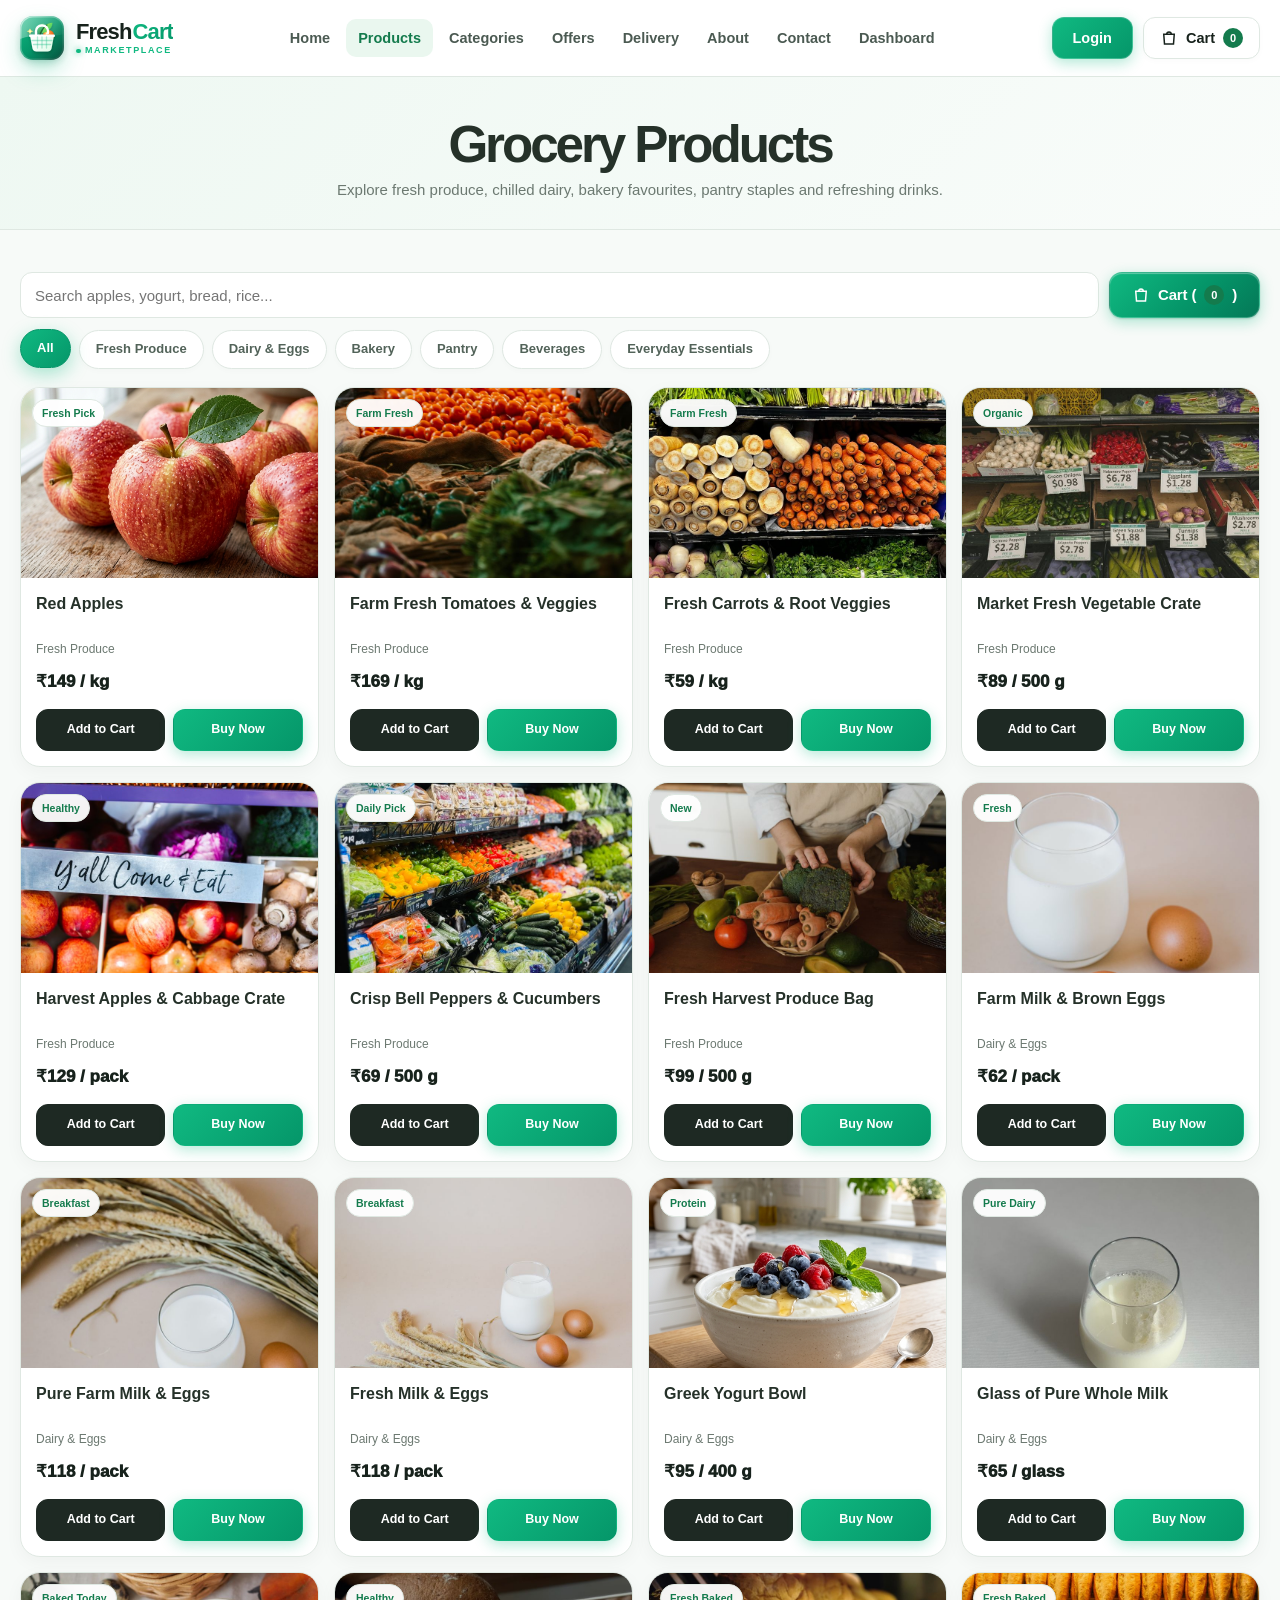
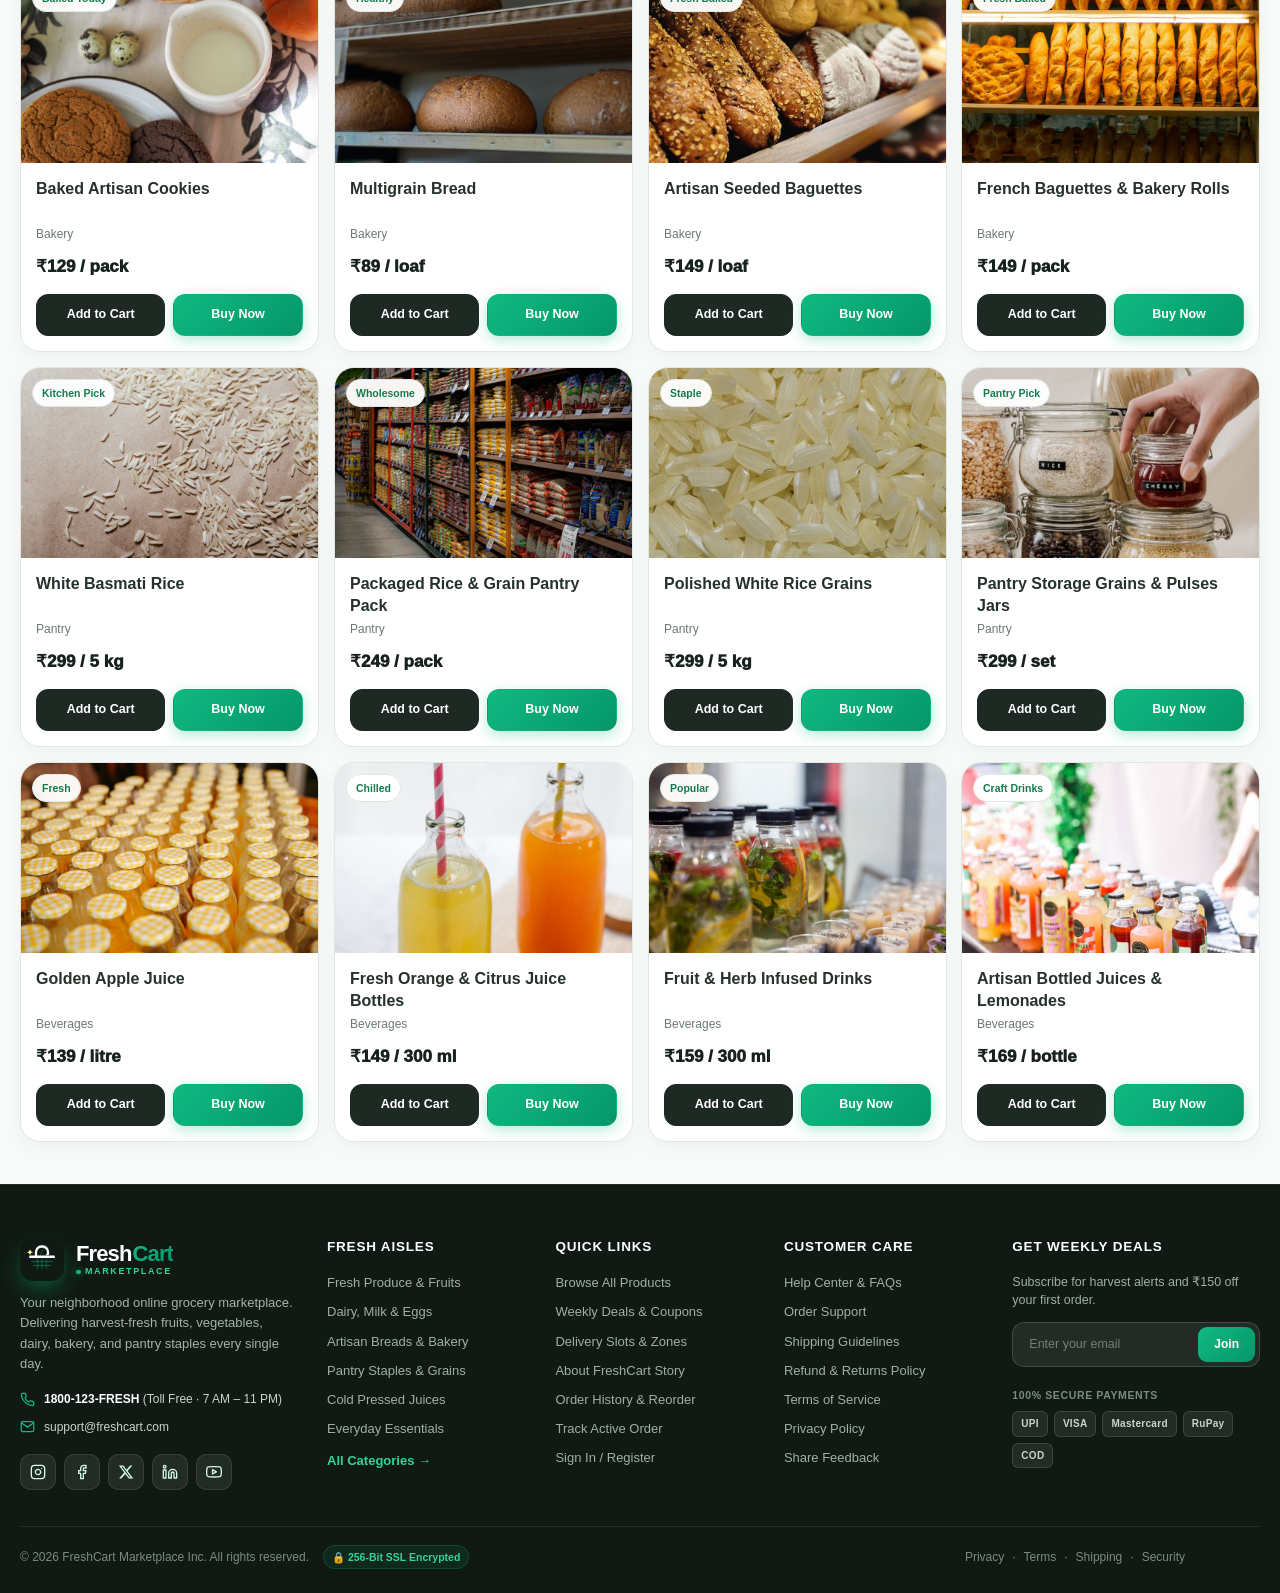
<file: products.html>
<!DOCTYPE html>
<html lang="en">
<head>
  <meta charset="UTF-8">
  <meta name="viewport" content="width=device-width, initial-scale=1.0">
  <title>Grocery Products — FreshCart</title>
  <meta name="description" content="Explore fresh produce, chilled dairy, bakery favourites, pantry staples and refreshing drinks.">
  <link rel="icon" type="image/svg+xml" href="assets/images/favicon.svg">
  <link rel="stylesheet" href="assets/css/style.css">
</head>
<body>

  <!-- ================= NAVBAR ================= -->
  <header class="header">
    <div class="container nav">
      <a class="logo" href="index.html" aria-label="FreshCart Homepage">
        <span class="logo-mark">
          <svg viewBox="0 0 44 44" fill="none" xmlns="http://www.w3.org/2000/svg">
            <defs>
              <linearGradient id="fc-prod-bg" x1="0" y1="0" x2="44" y2="44" gradientUnits="userSpaceOnUse">
                <stop offset="0%" stop-color="#10b981"/>
                <stop offset="50%" stop-color="#059669"/>
                <stop offset="100%" stop-color="#064e3b"/>
              </linearGradient>
              <linearGradient id="fc-prod-sheen" x1="0" y1="0" x2="44" y2="24" gradientUnits="userSpaceOnUse">
                <stop offset="0%" stop-color="#ffffff" stop-opacity="0.45"/>
                <stop offset="100%" stop-color="#ffffff" stop-opacity="0"/>
              </linearGradient>
              <linearGradient id="fc-prod-bezel" x1="0" y1="0" x2="44" y2="44" gradientUnits="userSpaceOnUse">
                <stop offset="0%" stop-color="#ffffff" stop-opacity="0.6"/>
                <stop offset="60%" stop-color="#ffffff" stop-opacity="0.12"/>
                <stop offset="100%" stop-color="#022c22" stop-opacity="0.5"/>
              </linearGradient>
              <radialGradient id="fc-prod-citrus" cx="35%" cy="30%" r="70%">
                <stop offset="0%" stop-color="#fef08a"/>
                <stop offset="35%" stop-color="#fb923c"/>
                <stop offset="100%" stop-color="#ea580c"/>
              </radialGradient>
              <linearGradient id="fc-prod-leaf-lime" x1="21" y1="7" x2="33" y2="17" gradientUnits="userSpaceOnUse">
                <stop offset="0%" stop-color="#bef264"/>
                <stop offset="100%" stop-color="#22c55e"/>
              </linearGradient>
              <linearGradient id="fc-prod-leaf-emerald" x1="16" y1="7" x2="25" y2="19" gradientUnits="userSpaceOnUse">
                <stop offset="0%" stop-color="#86efac"/>
                <stop offset="100%" stop-color="#15803d"/>
              </linearGradient>
              <linearGradient id="fc-prod-basket" x1="10" y1="19.5" x2="34" y2="35.5" gradientUnits="userSpaceOnUse">
                <stop offset="0%" stop-color="#ffffff"/>
                <stop offset="50%" stop-color="#f0fdf4"/>
                <stop offset="100%" stop-color="#dcfce7"/>
              </linearGradient>
              <filter id="fc-prod-shadow" x="-10%" y="-10%" width="120%" height="130%">
                <feDropShadow dx="0" dy="1.5" stdDeviation="1" flood-color="#022c22" flood-opacity="0.3"/>
              </filter>
            </defs>
            <rect width="44" height="44" rx="13" fill="url(#fc-prod-bg)"/>
            <path d="M0 13C0 5.82 5.82 0 13 0H31C38.18 0 44 5.82 44 13V18C30 22 14 17 0 23V13Z" fill="url(#fc-prod-sheen)"/>
            <g filter="url(#fc-prod-shadow)">
              <circle cx="28.5" cy="19.5" r="5.5" fill="url(#fc-prod-citrus)"/>
              <ellipse cx="27" cy="17.5" rx="1.4" ry="0.9" fill="#ffffff" fill-opacity="0.8" transform="rotate(-30 27 17.5)"/>
              <path d="M21 17C21 11.5 26.5 7.2 32.5 6.8C32 12.8 27.2 17 21 17Z" fill="url(#fc-prod-leaf-lime)"/>
              <path d="M20 19C15 13.5 18 7.5 24 7.5C24 13.5 22.5 17 20 19Z" fill="url(#fc-prod-leaf-emerald)"/>
              <path d="M20 19C21 14.5 24 11.2 27 9" stroke="#14532d" stroke-width="1.2" stroke-linecap="round" fill="none" opacity="0.8"/>
              <path d="M16 20V15C16 12 18.5 9.5 21.5 9.5H22.5C25.5 9.5 28 12 28 15V17" stroke="#ffffff" stroke-width="2.3" stroke-linecap="round" stroke-linejoin="round" fill="none"/>
              <path d="M10 19.5H34L31.5 32.5C31.1 34.3 29.5 35.5 27.6 35.5H16.4C14.5 35.5 12.9 34.3 12.5 32.5L10 19.5Z" fill="url(#fc-prod-basket)"/>
              <rect x="9" y="18.5" width="26" height="2.5" rx="1.25" fill="#ffffff"/>
              <path d="M12 24.5H32M13.5 28.5H30.5" stroke="#10b981" stroke-width="1.4" stroke-linecap="round" stroke-opacity="0.35"/>
              <path d="M17.5 21V32M22 21V32M26.5 21V32" stroke="#10b981" stroke-width="1.3" stroke-linecap="round" stroke-opacity="0.3"/>
              <path d="M10 12.5L11.2 14.5L13.2 15.2L11.2 16L10 18L8.8 16L6.8 15.2L8.8 14.5Z" fill="#fef08a"/>
              <circle cx="10" cy="15.2" r="0.7" fill="#ffffff"/>
            </g>
            <rect x="0.75" y="0.75" width="42.5" height="42.5" rx="12.25" stroke="url(#fc-prod-bezel)" stroke-width="1.5" fill="none"/>
          </svg>
        </span>
        <span class="logo-text">
          <span class="brand-name">
            <span class="brand-fresh">Fresh</span><span class="brand-cart">Cart</span>
          </span>
          <span class="brand-sub">Marketplace</span>
        </span>
      </a>

      <nav class="nav-links">
        <a href="index.html">Home</a>
        <a href="products.html" class="active">Products</a>
        <a href="categories.html">Categories</a>
        <a href="offers.html">Offers</a>
        <a href="delivery.html">Delivery</a>
        <a href="about.html">About</a>
        <a href="contact.html">Contact</a>
        <a href="dashboard.html">Dashboard</a>
      </nav>

      <div class="nav-actions">
        <a href="login.html" class="login-btn">Login</a>
        <button class="nav-cart" onclick="openCart()">
          <svg viewBox="0 0 24 24" fill="none" stroke="currentColor" stroke-width="2">
            <path d="M5 7h14l-1 13H6L5 7Z"/>
            <path d="M9 7a3 3 0 0 1 6 0"/>
          </svg>
          Cart
          <span class="cart-count">0</span>
        </button>
        <button class="menu-btn" onclick="toggleMobile()" aria-label="Toggle menu">
          <svg viewBox="0 0 24 24" fill="none" stroke="currentColor" stroke-width="2">
            <path d="M4 6h16M4 12h16M4 18h16"/>
          </svg>
        </button>
      </div>
    </div>

    <!-- Mobile Navigation Menu -->
    <div id="mobileMenu" class="mobile-menu">
      <a href="index.html" onclick="closeMobile()">Home</a>
      <a href="products.html" class="active" onclick="closeMobile()">Products</a>
      <a href="categories.html" onclick="closeMobile()">Categories</a>
      <a href="offers.html" onclick="closeMobile()">Offers</a>
      <a href="delivery.html" onclick="closeMobile()">Delivery</a>
      <a href="about.html" onclick="closeMobile()">About</a>
      <a href="contact.html" onclick="closeMobile()">Contact</a>
      <a href="dashboard.html" onclick="closeMobile()">Dashboard</a>
      <button class="mobile-cart" onclick="openCart(); closeMobile()">
        <svg viewBox="0 0 24 24" fill="none" stroke="currentColor" stroke-width="2">
          <path d="M5 7h14l-1 13H6L5 7Z"/>
          <path d="M9 7a3 3 0 0 1 6 0"/>
        </svg>
        Cart <span class="cart-count">0</span>
      </button>
      <a href="login.html" class="mobile-login" onclick="closeMobile()">Login</a>
    </div>
  </header>

  <main>
    <!-- ================= PAGE HERO ================= -->
    <section class="page-hero">
      <div class="container page-hero-content">
        <h1>Grocery Products</h1>
        <p>Explore fresh produce, chilled dairy, bakery favourites, pantry staples and refreshing drinks.</p>
      </div>
    </section>

    <!-- ================= PRODUCTS SECTION ================= -->
    <section class="section">
      <div class="container">
        <!-- Toolbar -->
        <div class="toolbar">
          <div class="search">
            <input type="text" id="searchInput" placeholder="Search apples, yogurt, bread, rice..." oninput="handleSearch(this.value)">
          </div>
          <button class="btn btn-primary" onclick="openCart()">
            <svg viewBox="0 0 24 24" fill="none" stroke="currentColor" stroke-width="2" style="width:18px;height:18px">
              <path d="M5 7h14l-1 13H6L5 7Z"/>
              <path d="M9 7a3 3 0 0 1 6 0"/>
            </svg>
            Cart (<span class="cart-count">0</span>)
          </button>
        </div>

        <!-- Filter Buttons -->
        <div class="filters" id="categoryFilters">
          <button class="filter active" onclick="setCategoryFilter('All', this)">All</button>
          <button class="filter" onclick="setCategoryFilter('Fresh Produce', this)">Fresh Produce</button>
          <button class="filter" onclick="setCategoryFilter('Dairy & Eggs', this)">Dairy &amp; Eggs</button>
          <button class="filter" onclick="setCategoryFilter('Bakery', this)">Bakery</button>
          <button class="filter" onclick="setCategoryFilter('Pantry', this)">Pantry</button>
          <button class="filter" onclick="setCategoryFilter('Beverages', this)">Beverages</button>
          <button class="filter" onclick="setCategoryFilter('Everyday Essentials', this)">Everyday Essentials</button>
        </div>

        <!-- Product Grid -->
        <div class="product-grid" id="productGrid">
          <!-- Dynamically populated or rendered on load -->
        </div>
      </div>
    </section>
  </main>

  <!-- ================= FOOTER ================= -->
  <footer class="footer">
    <!-- Main Footer Body -->
    <div class="container">
      <div class="footer-grid">
        <!-- Brand & Contact Column -->
        <div class="footer-brand-col">
          <a class="logo footer-logo" href="index.html" aria-label="FreshCart Homepage">
            <span class="logo-mark">
              <svg viewBox="0 0 44 44" fill="none" xmlns="http://www.w3.org/2000/svg">
                <rect width="44" height="44" rx="13" fill="url(#fc-logo-bg)"/>
                <path d="M0 13C0 5.82 5.82 0 13 0H31C38.18 0 44 5.82 44 13V18C30 22 14 17 0 23V13Z" fill="url(#fc-logo-sheen)"/>
                <g filter="url(#fc-logo-shadow)">
                  <circle cx="28.5" cy="19.5" r="5.5" fill="url(#fc-logo-citrus)"/>
                  <ellipse cx="27" cy="17.5" rx="1.4" ry="0.9" fill="#ffffff" fill-opacity="0.8" transform="rotate(-30 27 17.5)"/>
                  <path d="M21 17C21 11.5 26.5 7.2 32.5 6.8C32 12.8 27.2 17 21 17Z" fill="url(#fc-logo-leaf-lime)"/>
                  <path d="M20 19C15 13.5 18 7.5 24 7.5C24 13.5 22.5 17 20 19Z" fill="url(#fc-logo-leaf-emerald)"/>
                  <path d="M20 19C21 14.5 24 11.2 27 9" stroke="#14532d" stroke-width="1.2" stroke-linecap="round" fill="none" opacity="0.8"/>
                  <path d="M16 20V15C16 12 18.5 9.5 21.5 9.5H22.5C25.5 9.5 28 12 28 15V17" stroke="#ffffff" stroke-width="2.3" stroke-linecap="round" stroke-linejoin="round" fill="none"/>
                  <path d="M10 19.5H34L31.5 32.5C31.1 34.3 29.5 35.5 27.6 35.5H16.4C14.5 35.5 12.9 34.3 12.5 32.5L10 19.5Z" fill="url(#fc-logo-basket)"/>
                  <rect x="9" y="18.5" width="26" height="2.5" rx="1.25" fill="#ffffff"/>
                  <path d="M12 24.5H32M13.5 28.5H30.5" stroke="#10b981" stroke-width="1.4" stroke-linecap="round" stroke-opacity="0.35"/>
                  <path d="M17.5 21V32M22 21V32M26.5 21V32" stroke="#10b981" stroke-width="1.3" stroke-linecap="round" stroke-opacity="0.3"/>
                  <path d="M10 12.5L11.2 14.5L13.2 15.2L11.2 16L10 18L8.8 16L6.8 15.2L8.8 14.5Z" fill="#fef08a"/>
                  <circle cx="10" cy="15.2" r="0.7" fill="#ffffff"/>
                </g>
                <rect x="0.75" y="0.75" width="42.5" height="42.5" rx="12.25" stroke="url(#fc-logo-bezel)" stroke-width="1.5" fill="none"/>
              </svg>
            </span>
            <span class="logo-text">
              <span class="brand-name">
                <span class="brand-fresh">Fresh</span><span class="brand-cart">Cart</span>
              </span>
              <span class="brand-sub">Marketplace</span>
            </span>
          </a>
          <p class="footer-desc">
            Your neighborhood online grocery marketplace. Delivering harvest-fresh fruits, vegetables, dairy, bakery, and pantry staples every single day.
          </p>

          <div class="footer-contact-info">
            <div class="footer-contact-item">
              <svg viewBox="0 0 24 24" fill="none" stroke="currentColor" stroke-width="2"><path d="M22 16.92v3a2 2 0 0 1-2.18 2 19.79 19.79 0 0 1-8.63-3.07 19.5 19.5 0 0 1-6-6 19.79 19.79 0 0 1-3.07-8.67A2 2 0 0 1 4.11 2h3a2 2 0 0 1 2 1.72 12.84 12.84 0 0 0 .7 2.81 2 2 0 0 1-.45 2.11L8.09 9.91a16 16 0 0 0 6 6l1.27-1.27a2 2 0 0 1 2.11-.45 12.84 12.84 0 0 0 2.81.7A2 2 0 0 1 22 16.92z"/></svg>
              <span><strong>1800-123-FRESH</strong> (Toll Free · 7 AM – 11 PM)</span>
            </div>
            <div class="footer-contact-item">
              <svg viewBox="0 0 24 24" fill="none" stroke="currentColor" stroke-width="2"><path d="M4 4h16c1.1 0 2 .9 2 2v12c0 1.1-.9 2-2 2H4c-1.1 0-2-.9-2-2V6c0-1.1.9-2 2-2z"/><polyline points="22,6 12,13 2,6"/></svg>
              <span>support@freshcart.com</span>
            </div>
          </div>

          <div class="social-links">
            <a href="#" aria-label="Instagram" onclick="event.preventDefault(); toast('Opening FreshCart Instagram')">
              <svg viewBox="0 0 24 24" fill="none" stroke="currentColor" stroke-width="2" stroke-linecap="round" stroke-linejoin="round"><rect x="2" y="2" width="20" height="20" rx="5" ry="5"></rect><path d="M16 11.37A4 4 0 1 1 12.63 8 4 4 0 0 1 16 11.37z"></path><line x1="17.5" y1="6.5" x2="17.51" y2="6.5"></line></svg>
            </a>
            <a href="#" aria-label="Facebook" onclick="event.preventDefault(); toast('Opening FreshCart Facebook')">
              <svg viewBox="0 0 24 24" fill="none" stroke="currentColor" stroke-width="2" stroke-linecap="round" stroke-linejoin="round"><path d="M18 2h-3a5 5 0 0 0-5 5v3H7v4h3v8h4v-8h3l1-4h-4V7a1 1 0 0 1 1-1h3z"></path></svg>
            </a>
            <a href="#" aria-label="X (Twitter)" onclick="event.preventDefault(); toast('Opening FreshCart on X')">
              <svg viewBox="0 0 24 24" fill="currentColor"><path d="M18.244 2.25h3.308l-7.227 8.26 8.502 11.24H16.17l-5.214-6.817L4.99 21.75H1.68l7.73-8.835L1.254 2.25H8.08l4.713 6.231zm-1.161 17.52h1.833L7.084 4.126H5.117z"/></svg>
            </a>
            <a href="#" aria-label="LinkedIn" onclick="event.preventDefault(); toast('Opening FreshCart LinkedIn')">
              <svg viewBox="0 0 24 24" fill="none" stroke="currentColor" stroke-width="2" stroke-linecap="round" stroke-linejoin="round"><path d="M16 8a6 6 0 0 1 6 6v7h-4v-7a2 2 0 0 0-2-2 2 2 0 0 0-2 2v7h-4v-7a6 6 0 0 1 6-6z"></path><rect x="2" y="9" width="4" height="12"></rect><circle cx="4" cy="4" r="2"></circle></svg>
            </a>
            <a href="#" aria-label="YouTube" onclick="event.preventDefault(); toast('Opening FreshCart YouTube')">
              <svg viewBox="0 0 24 24" fill="none" stroke="currentColor" stroke-width="2" stroke-linecap="round" stroke-linejoin="round"><path d="M22.54 6.42a2.78 2.78 0 0 0-1.94-2C18.88 4 12 4 12 4s-6.88 0-8.6.46a2.78 2.78 0 0 0-1.94 2A29 29 0 0 0 1 11.75a29 29 0 0 0 .46 5.33A2.78 2.78 0 0 0 3.4 19c1.72.46 8.6.46 8.6.46s6.88 0 8.6-.46a2.78 2.78 0 0 0 1.94-2 29 29 0 0 0 .46-5.25 29 29 0 0 0-.46-5.33z"></path><polygon points="9.75 15.02 15.5 11.75 9.75 8.48 9.75 15.02"></polygon></svg>
            </a>
          </div>
        </div>

        <!-- Column 2: Fresh Aisles -->
        <div>
          <h3 class="footer-heading">Fresh Aisles</h3>
          <div class="footer-links">
            <a href="products.html?category=Fresh+Produce">Fresh Produce &amp; Fruits</a>
            <a href="products.html?category=Dairy+%26+Eggs">Dairy, Milk &amp; Eggs</a>
            <a href="products.html?category=Bakery">Artisan Breads &amp; Bakery</a>
            <a href="products.html?category=Pantry">Pantry Staples &amp; Grains</a>
            <a href="products.html?category=Beverages">Cold Pressed Juices</a>
            <a href="products.html?category=Everyday+Essentials">Everyday Essentials</a>
            <a href="categories.html" class="footer-link-highlight">All Categories →</a>
          </div>
        </div>

        <!-- Column 3: Quick Links -->
        <div>
          <h3 class="footer-heading">Quick Links</h3>
          <div class="footer-links">
            <a href="products.html">Browse All Products</a>
            <a href="offers.html">Weekly Deals &amp; Coupons</a>
            <a href="delivery.html">Delivery Slots &amp; Zones</a>
            <a href="about.html">About FreshCart Story</a>
            <a href="dashboard.html">Order History &amp; Reorder</a>
            <a href="dashboard.html">Track Active Order</a>
            <a href="login.html">Sign In / Register</a>
          </div>
        </div>

        <!-- Column 4: Customer Care -->
        <div>
          <h3 class="footer-heading">Customer Care</h3>
          <div class="footer-links">
            <a href="contact.html">Help Center &amp; FAQs</a>
            <a href="contact.html">Order Support</a>
            <a href="delivery.html">Shipping Guidelines</a>
            <a href="contact.html">Refund &amp; Returns Policy</a>
            <a href="contact.html">Terms of Service</a>
            <a href="contact.html">Privacy Policy</a>
            <a href="contact.html">Share Feedback</a>
          </div>
        </div>

        <!-- Column 5: Newsletter & Payments -->
        <div class="footer-newsletter-col">
          <h3 class="footer-heading">Get Weekly Deals</h3>
          <p class="footer-newsletter-desc">Subscribe for harvest alerts and ₹150 off your first order.</p>
          <form class="footer-newsletter-form" onsubmit="event.preventDefault(); toast('Subscribed! Check your inbox for ₹150 coupon.'); this.reset();">
            <div class="newsletter-input-wrap">
              <input type="email" placeholder="Enter your email" required aria-label="Email address for deals">
              <button type="submit">Join</button>
            </div>
          </form>

          <div class="footer-payment-section">
            <span class="payment-title">100% Secure Payments</span>
            <div class="payment-badges">
              <span class="pay-badge">UPI</span>
              <span class="pay-badge">VISA</span>
              <span class="pay-badge">Mastercard</span>
              <span class="pay-badge">RuPay</span>
              <span class="pay-badge">COD</span>
            </div>
          </div>
        </div>
      </div>

      <!-- Footer Bottom Bar -->
      <div class="footer-bottom">
        <div class="footer-bottom-left">
          <span>© 2026 FreshCart Marketplace Inc. All rights reserved.</span>
          <span class="footer-bottom-badge">🔒 256-Bit SSL Encrypted</span>
        </div>
        <div class="footer-legal-links">
          <a href="contact.html">Privacy</a>
          <span>·</span>
          <a href="contact.html">Terms</a>
          <span>·</span>
          <a href="delivery.html">Shipping</a>
          <span>·</span>
          <a href="contact.html">Security</a>
        </div>
      </div>
    </div>
  </footer>

  <!-- ================= CART MODAL ================= -->
  <div id="cartModal" class="cart-modal">
    <div class="cart-box">
      <div class="cart-header">
        <h2>Your Cart</h2>
        <button class="close" onclick="closeCart()" aria-label="Close cart">&times;</button>
      </div>
      <div id="cartBody"></div>
    </div>
  </div>

  <div id="toast" class="toast"></div>
  <button id="backTop" class="back-top" onclick="scrollToTop()" aria-label="Back to top">↑</button>

  <script src="assets/js/main.js"></script>
  <script>
    let currentFilter = "All";
    let currentSearch = "";

    function renderProducts() {
      const grid = document.getElementById("productGrid");
      if (!grid) return;

      const filtered = PRODUCTS.filter(p => {
        const matchesCategory = currentFilter === "All" || p.category.toLowerCase() === currentFilter.toLowerCase();
        const matchesSearch = !currentSearch || p.name.toLowerCase().includes(currentSearch.toLowerCase()) || p.category.toLowerCase().includes(currentSearch.toLowerCase());
        return matchesCategory && matchesSearch;
      });

      if (!filtered.length) {
        grid.innerHTML = '<div class="empty">No matching products found. Try a different search term or category.</div>';
        return;
      }

      grid.innerHTML = filtered.map((product, index) => `
        <article class="product" style="animation-delay: ${Math.min(index * 30, 300)}ms">
          <img class="product-image" src="${product.image}" alt="${product.name}" onerror="this.src='images/fallback.jpg'">
          <span class="product-tag">${product.tag}</span>
          <div class="product-body">
            <h3>${product.name}</h3>
            <div class="muted">${product.category}</div>
            <div class="price-row">
              <span class="price">${product.price}</span>
            </div>
            <div class="product-buttons">
              <button onclick="addToCart(${product.id})">Add to Cart</button>
              <button class="buy" onclick="buyNow(${product.id})">Buy Now</button>
            </div>
          </div>
        </article>
      `).join("");
    }

    function handleSearch(val) {
      currentSearch = val.trim();
      renderProducts();
    }

    function setCategoryFilter(category, btn) {
      currentFilter = category;
      document.querySelectorAll("#categoryFilters .filter").forEach(b => b.classList.remove("active"));
      if (btn) btn.classList.add("active");
      renderProducts();
    }

    // Check URL search params for category
    document.addEventListener("DOMContentLoaded", () => {
      const params = new URLSearchParams(window.location.search);
      const categoryParam = params.get("category");
      if (categoryParam) {
        currentFilter = categoryParam;
        document.querySelectorAll("#categoryFilters .filter").forEach(b => {
          if (b.textContent.trim().toLowerCase() === categoryParam.trim().toLowerCase()) {
            b.classList.add("active");
          } else {
            b.classList.remove("active");
          }
        });
      }
      renderProducts();
    });
  </script>
</body>
</html>
</file>
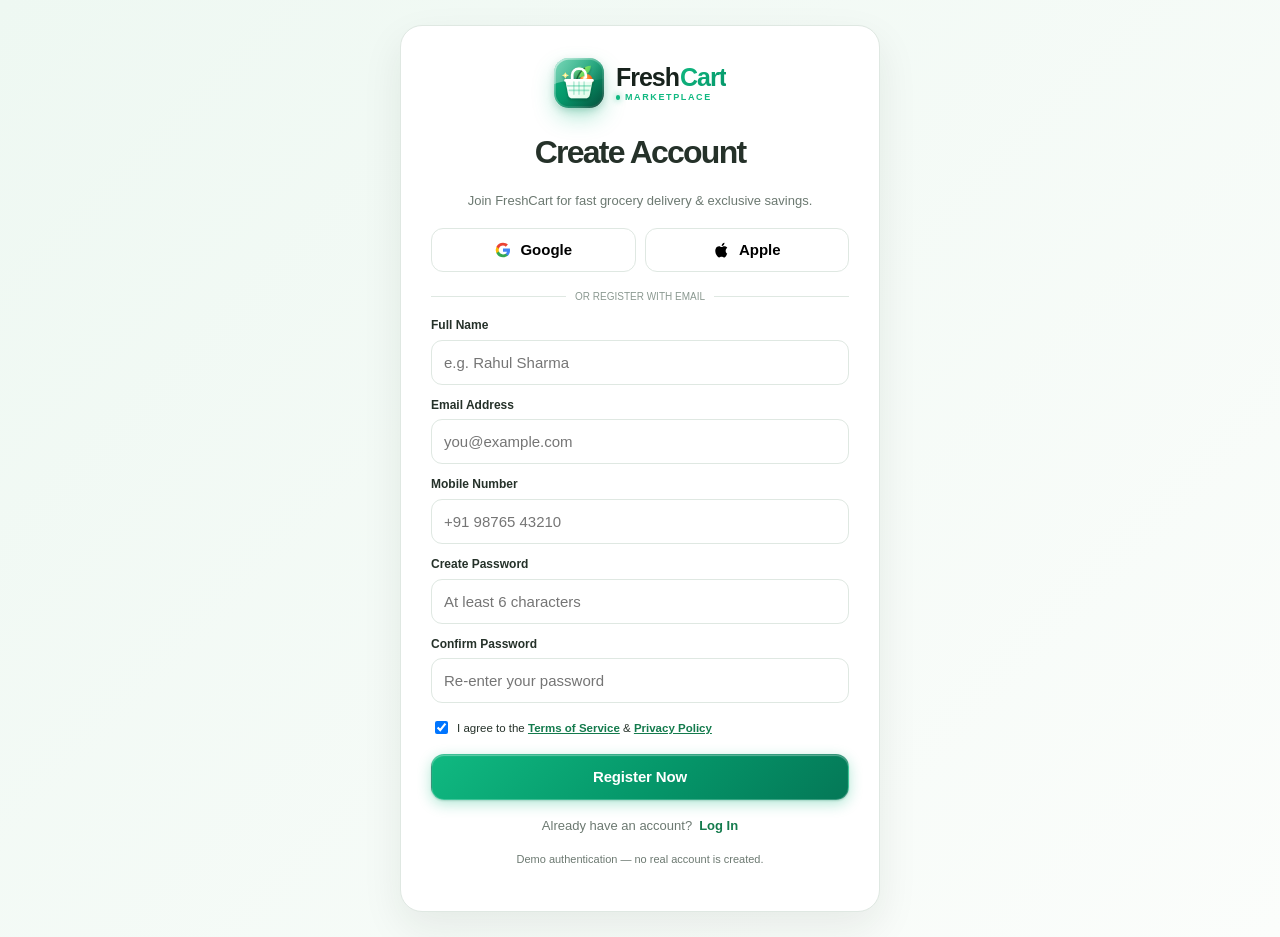
<file: register.html>
<!DOCTYPE html>
<html lang="en">
<head>
  <meta charset="UTF-8">
  <meta name="viewport" content="width=device-width, initial-scale=1.0">
  <title>Register — FreshCart</title>
  <meta name="description" content="Create your FreshCart account to get fresh groceries delivered to your door in minutes.">
  <link rel="icon" type="image/svg+xml" href="assets/images/favicon.svg">
  <link rel="stylesheet" href="assets/css/style.css">
</head>
<body>

  <div class="login-page">
    <div class="login-box register-box">
      <!-- Centered FreshCart Logo -->
      <a class="logo login-logo" href="index.html" aria-label="FreshCart Homepage">
        <span class="logo-mark">
          <svg viewBox="0 0 44 44" fill="none" xmlns="http://www.w3.org/2000/svg">
            <defs>
              <linearGradient id="fc-reg-bg" x1="0" y1="0" x2="44" y2="44" gradientUnits="userSpaceOnUse">
                <stop offset="0%" stop-color="#10b981"/>
                <stop offset="50%" stop-color="#059669"/>
                <stop offset="100%" stop-color="#064e3b"/>
              </linearGradient>
              <linearGradient id="fc-reg-sheen" x1="0" y1="0" x2="44" y2="24" gradientUnits="userSpaceOnUse">
                <stop offset="0%" stop-color="#ffffff" stop-opacity="0.45"/>
                <stop offset="100%" stop-color="#ffffff" stop-opacity="0"/>
              </linearGradient>
              <linearGradient id="fc-reg-bezel" x1="0" y1="0" x2="44" y2="44" gradientUnits="userSpaceOnUse">
                <stop offset="0%" stop-color="#ffffff" stop-opacity="0.6"/>
                <stop offset="60%" stop-color="#ffffff" stop-opacity="0.12"/>
                <stop offset="100%" stop-color="#022c22" stop-opacity="0.5"/>
              </linearGradient>
              <radialGradient id="fc-reg-citrus" cx="35%" cy="30%" r="70%">
                <stop offset="0%" stop-color="#fef08a"/>
                <stop offset="35%" stop-color="#fb923c"/>
                <stop offset="100%" stop-color="#ea580c"/>
              </radialGradient>
              <linearGradient id="fc-reg-leaf-lime" x1="21" y1="7" x2="33" y2="17" gradientUnits="userSpaceOnUse">
                <stop offset="0%" stop-color="#bef264"/>
                <stop offset="100%" stop-color="#22c55e"/>
              </linearGradient>
              <linearGradient id="fc-reg-leaf-emerald" x1="16" y1="7" x2="25" y2="19" gradientUnits="userSpaceOnUse">
                <stop offset="0%" stop-color="#86efac"/>
                <stop offset="100%" stop-color="#15803d"/>
              </linearGradient>
              <linearGradient id="fc-reg-basket" x1="10" y1="19.5" x2="34" y2="35.5" gradientUnits="userSpaceOnUse">
                <stop offset="0%" stop-color="#ffffff"/>
                <stop offset="50%" stop-color="#f0fdf4"/>
                <stop offset="100%" stop-color="#dcfce7"/>
              </linearGradient>
              <filter id="fc-reg-shadow" x="-10%" y="-10%" width="120%" height="130%">
                <feDropShadow dx="0" dy="1.5" stdDeviation="1" flood-color="#022c22" flood-opacity="0.3"/>
              </filter>
            </defs>
            <rect width="44" height="44" rx="13" fill="url(#fc-reg-bg)"/>
            <path d="M0 13C0 5.82 5.82 0 13 0H31C38.18 0 44 5.82 44 13V18C30 22 14 17 0 23V13Z" fill="url(#fc-reg-sheen)"/>
            <g filter="url(#fc-reg-shadow)">
              <circle cx="28.5" cy="19.5" r="5.5" fill="url(#fc-reg-citrus)"/>
              <ellipse cx="27" cy="17.5" rx="1.4" ry="0.9" fill="#ffffff" fill-opacity="0.8" transform="rotate(-30 27 17.5)"/>
              <path d="M21 17C21 11.5 26.5 7.2 32.5 6.8C32 12.8 27.2 17 21 17Z" fill="url(#fc-reg-leaf-lime)"/>
              <path d="M20 19C15 13.5 18 7.5 24 7.5C24 13.5 22.5 17 20 19Z" fill="url(#fc-reg-leaf-emerald)"/>
              <path d="M20 19C21 14.5 24 11.2 27 9" stroke="#14532d" stroke-width="1.2" stroke-linecap="round" fill="none" opacity="0.8"/>
              <path d="M16 20V15C16 12 18.5 9.5 21.5 9.5H22.5C25.5 9.5 28 12 28 15V17" stroke="#ffffff" stroke-width="2.3" stroke-linecap="round" stroke-linejoin="round" fill="none"/>
              <path d="M10 19.5H34L31.5 32.5C31.1 34.3 29.5 35.5 27.6 35.5H16.4C14.5 35.5 12.9 34.3 12.5 32.5L10 19.5Z" fill="url(#fc-reg-basket)"/>
              <rect x="9" y="18.5" width="26" height="2.5" rx="1.25" fill="#ffffff"/>
              <path d="M12 24.5H32M13.5 28.5H30.5" stroke="#10b981" stroke-width="1.4" stroke-linecap="round" stroke-opacity="0.35"/>
              <path d="M17.5 21V32M22 21V32M26.5 21V32" stroke="#10b981" stroke-width="1.3" stroke-linecap="round" stroke-opacity="0.3"/>
              <path d="M10 12.5L11.2 14.5L13.2 15.2L11.2 16L10 18L8.8 16L6.8 15.2L8.8 14.5Z" fill="#fef08a"/>
              <circle cx="10" cy="15.2" r="0.7" fill="#ffffff"/>
            </g>
            <rect x="0.75" y="0.75" width="42.5" height="42.5" rx="12.25" stroke="url(#fc-reg-bezel)" stroke-width="1.5" fill="none"/>
          </svg>
        </span>
        <span class="logo-text">
          <span class="brand-name">
            <span class="brand-fresh">Fresh</span><span class="brand-cart">Cart</span>
          </span>
          <span class="brand-sub">Marketplace</span>
        </span>
      </a>

      <h1>Create Account</h1>
      <p>Join FreshCart for fast grocery delivery &amp; exclusive savings.</p>

      <!-- Social Quick Register -->
      <div class="socials">
        <button type="button" class="social" onclick="toast('Google sign-up selected')">
          <svg viewBox="0 0 24 24">
            <path fill="#4285F4" d="M21.35 12.27c0-.77-.07-1.52-.22-2.24H12v4.24h5.24a4.48 4.48 0 0 1-1.94 2.94v2.45h3.14c1.84-1.7 2.91-4.2 2.91-7.39Z"/>
            <path fill="#34A853" d="M12 21.75c2.63 0 4.84-.87 6.45-2.36l-3.14-2.45c-.87.58-1.98.92-3.31.92-2.54 0-4.69-1.72-5.46-4.03H3.3v2.53A9.74 9.74 0 0 0 12 21.75Z"/>
            <path fill="#FBBC05" d="M6.54 13.83a5.86 5.86 0 0 1 0-3.66V7.64H3.3a9.75 9.75 0 0 0 0 8.72l3.24-2.53Z"/>
            <path fill="#EA4335" d="M12 6.14c1.43 0 2.71.49 3.72 1.46l2.79-2.79C16.84 3.2 14.63 2.25 12 2.25A9.74 9.74 0 0 0 3.3 7.64l3.24 2.53C7.31 7.86 9.46 6.14 12 6.14Z"/>
          </svg>
          Google
        </button>
        <button type="button" class="social" onclick="toast('Apple sign-up selected')">
          <svg viewBox="0 0 24 24" fill="currentColor">
            <path d="M16.9 12.7c0-2.5 2.1-3.7 2.2-3.8-1.2-1.7-3.1-1.9-3.8-1.9-1.6-.2-3.1 1-3.9 1-.8 0-2.1-1-3.4-1-1.7 0-3.2 1-4.1 2.5-1.8 3-.5 7.5 1.2 9.9.9 1.2 1.8 2.5 3.1 2.5 1.2-.1 1.7-.8 3.2-.8 1.5 0 1.9.8 3.2.8 1.3 0 2.2-1.2 3-2.4.9-1.3 1.3-2.6 1.3-2.7-.1 0-2-.8-2-3.1Zm-2.6-7.4c.7-.8 1.1-1.9 1-3-.9 0-2 .6-2.7 1.3-.6.7-1.1 1.8-1 2.9 1 .1 2-.5 2.7-1.2Z"/>
          </svg>
          Apple
        </button>
      </div>

      <div class="divider">OR REGISTER WITH EMAIL</div>

      <!-- Registration Form -->
      <form class="auth-fields" onsubmit="handleRegister(event)">
        <div class="auth-field">
          <label for="rName">Full Name</label>
          <input id="rName" type="text" required placeholder="e.g. Rahul Sharma" autocomplete="name">
        </div>

        <div class="auth-field">
          <label for="rEmail">Email Address</label>
          <input id="rEmail" type="email" required placeholder="you@example.com" autocomplete="email">
        </div>

        <div class="auth-field">
          <label for="rPhone">Mobile Number</label>
          <input id="rPhone" type="tel" required placeholder="+91 98765 43210" autocomplete="tel">
        </div>

        <div class="auth-field">
          <label for="rPass">Create Password</label>
          <input id="rPass" type="password" required minlength="6" placeholder="At least 6 characters" autocomplete="new-password">
        </div>

        <div class="auth-field">
          <label for="rConfirmPass">Confirm Password</label>
          <input id="rConfirmPass" type="password" required minlength="6" placeholder="Re-enter your password" autocomplete="new-password">
        </div>

        <div class="auth-row" style="margin-top: 4px;">
          <label class="remember" style="font-size: 11.5px; line-height: 1.4;">
            <input type="checkbox" required checked>
            <span>I agree to the <a href="about.html" class="forgot" style="text-decoration: underline;">Terms of Service</a> &amp; <a href="delivery.html" class="forgot" style="text-decoration: underline;">Privacy Policy</a></span>
          </label>
        </div>

        <button class="btn btn-primary" type="submit" style="margin-top: 6px;">Register Now</button>
      </form>

      <!-- Switch to Login -->
      <div class="auth-switch">
        <span>Already have an account?</span>
        <a class="auth-link" href="login.html">Log In</a>
      </div>

      <p class="auth-note">Demo authentication — no real account is created.</p>
    </div>
  </div>

  <div id="toast" class="toast"></div>

  <script src="assets/js/main.js"></script>
  <script>
    function handleRegister(event) {
      event.preventDefault();
      const name = document.getElementById("rName").value.trim();
      const pass = document.getElementById("rPass").value;
      const confirmPass = document.getElementById("rConfirmPass").value;

      if (pass !== confirmPass) {
        toast("Passwords do not match. Please verify.");
        return;
      }

      toast(`Welcome, ${name || "Shopper"}! Registration successful.`);
      setTimeout(() => {
        window.location.href = "dashboard.html";
      }, 850);
    }
  </script>
</body>
</html>
</file>
<file: assets/css/style.css>
:root {
  --green: #147b4d;
  --green-vibrant: #10b981;
  --green-light: #34d399;
  --green-dark: #0c603b;
  --green-deep: #064e3b;
  --green-soft: #eaf7ef;
  --green-tint: #f0fdf4;
  --green-glow: rgba(16, 185, 129, 0.35);
  --green-border-glow: rgba(52, 211, 153, 0.55);
  --ink: #17221c;
  --text: #253129;
  --muted: #6c7971;
  --bg: #f7faf8;
  --white: #fff;
  --line: #dfe8e2;
  --orange: #ed9438;
  --orange-glow: rgba(237, 148, 56, 0.35);
  --shadow-sm: 0 4px 12px rgba(20, 35, 27, 0.04);
  --shadow-md: 0 10px 25px -4px rgba(20, 35, 27, 0.08), 0 4px 10px -2px rgba(20, 35, 27, 0.04);
  --shadow-lg: 0 20px 38px -8px rgba(16, 185, 129, 0.18), 0 8px 18px -4px rgba(20, 35, 27, 0.06);
  --shadow-hover: 0 22px 42px -10px rgba(16, 185, 129, 0.24), 0 8px 16px -4px rgba(20, 35, 27, 0.06);
  --shadow: 0 18px 45px rgba(20, 35, 27, 0.09);
  --transition-smooth: all 0.35s cubic-bezier(0.16, 1, 0.3, 1);
  --transition-fast: all 0.22s cubic-bezier(0.16, 1, 0.3, 1);
  --max: 1240px;
}

* {
  box-sizing: border-box;
}

html {
  scroll-behavior: smooth;
}

body {
  margin: 0;
  background: var(--bg);
  color: var(--text);
  font: 15px/1.55 Inter, Arial, Helvetica, sans-serif;
  overflow-x: hidden;
  display: flex;
  flex-direction: column;
  min-height: 100vh;
}

main {
  flex: 1;
}

button,
input,
textarea,
select {
  font: inherit;
}

button {
  cursor: pointer;
}

a {
  text-decoration: none;
  color: inherit;
}

img {
  display: block;
  max-width: 100%;
}

.container {
  width: min(calc(100% - 32px), var(--max));
  margin: auto;
}

/* ================= NAVBAR ================= */
.header {
  position: sticky;
  top: 0;
  z-index: 1000;
  background: rgba(255, 255, 255, 0.95);
  backdrop-filter: blur(16px);
  -webkit-backdrop-filter: blur(16px);
  border-bottom: 1px solid var(--line);
}

.nav {
  min-height: 76px;
  display: flex;
  align-items: center;
  justify-content: space-between;
  gap: 16px;
}

.logo {
  display: inline-flex;
  align-items: center;
  gap: 12px;
  text-decoration: none;
  flex-shrink: 0;
  user-select: none;
  transition: transform 0.22s cubic-bezier(0.34, 1.56, 0.64, 1);
}

.logo:hover {
  transform: translateY(-1px);
}

.logo-mark {
  width: 44px;
  height: 44px;
  border-radius: 13px;
  position: relative;
  flex-shrink: 0;
  display: flex;
  align-items: center;
  justify-content: center;
  box-shadow: 0 10px 24px -4px rgba(16, 185, 129, 0.42), 0 3px 8px -2px rgba(6, 78, 59, 0.28);
  transition: transform 0.28s cubic-bezier(0.34, 1.56, 0.64, 1), box-shadow 0.28s ease;
}

.logo:hover .logo-mark {
  transform: translateY(-2px) scale(1.05);
  box-shadow: 0 14px 28px -3px rgba(16, 185, 129, 0.52), 0 6px 14px -2px rgba(6, 78, 59, 0.35);
}

.logo-mark svg {
  width: 100%;
  height: 100%;
  display: block;
}

.logo-text {
  display: flex;
  flex-direction: column;
  line-height: 1.05;
}

.brand-name {
  font-size: 22px;
  font-weight: 900;
  letter-spacing: -0.04em;
  display: inline-flex;
  align-items: center;
}

.brand-fresh {
  color: var(--ink);
  font-weight: 900;
  transition: color 0.2s ease;
}

.brand-cart {
  background: linear-gradient(135deg, #10b981 0%, #059669 100%);
  -webkit-background-clip: text;
  background-clip: text;
  -webkit-text-fill-color: transparent;
  font-weight: 900;
  margin-left: 1px;
}

.brand-sub {
  font-size: 9px;
  font-weight: 800;
  letter-spacing: 0.18em;
  text-transform: uppercase;
  color: #10b981;
  margin-top: 2.5px;
  display: flex;
  align-items: center;
  gap: 4.5px;
}

.brand-sub::before {
  content: '';
  display: inline-block;
  width: 4.5px;
  height: 4.5px;
  border-radius: 50%;
  background: #10b981;
  box-shadow: 0 0 6px rgba(16, 185, 129, 0.8);
}

.logo > span:not(.logo-mark):not(.logo-text) {
  font-size: 21px;
  font-weight: 950;
  letter-spacing: -0.04em;
  color: var(--ink);
}

.nav-links {
  display: flex;
  align-items: center;
  justify-content: center;
  gap: 4px;
}

.nav-links a,
.nav-links button {
  border: 0;
  background: transparent;
  color: #4b5a52;
  height: 38px;
  padding: 0 12px;
  border-radius: 10px;
  font-weight: 800;
  font-size: 14.5px;
  white-space: nowrap;
  transition: all 0.2s ease;
  display: inline-flex;
  align-items: center;
  justify-content: center;
  line-height: 1;
}

.nav-links a:hover,
.nav-links a.active,
.nav-links button:hover,
.nav-links button.active {
  background: var(--green-soft);
  color: var(--green);
}

.nav-actions,
.nav > div:not(.nav-links):not(.logo) {
  display: flex;
  align-items: center;
  gap: 10px;
  flex-shrink: 0;
}

.nav-actions .login-btn,
.nav-links .login-btn {
  height: 42px;
  background: linear-gradient(135deg, #10b981 0%, #059669 100%);
  color: #ffffff;
  padding: 0 20px;
  border-radius: 12px;
  font-weight: 850;
  font-size: 14.5px;
  display: inline-flex;
  align-items: center;
  justify-content: center;
  line-height: 1;
  white-space: nowrap;
  position: relative;
  overflow: hidden;
  border: 1px solid rgba(255, 255, 255, 0.2);
  transition: transform 0.28s cubic-bezier(0.16, 1, 0.3, 1),
              box-shadow 0.28s cubic-bezier(0.16, 1, 0.3, 1),
              background 0.28s ease,
              border-color 0.28s ease;
  box-shadow: 0 4px 14px rgba(16, 185, 129, 0.32);
}

.nav-actions .login-btn::after,
.nav-links .login-btn::after {
  content: "";
  position: absolute;
  top: -50%;
  left: -80%;
  width: 50%;
  height: 200%;
  background: linear-gradient(
    90deg,
    rgba(255, 255, 255, 0) 0%,
    rgba(255, 255, 255, 0.35) 50%,
    rgba(255, 255, 255, 0) 100%
  );
  transform: rotate(25deg);
  transition: transform 0.65s cubic-bezier(0.19, 1, 0.22, 1);
  pointer-events: none;
}

.nav-actions .login-btn:hover::after,
.nav-links .login-btn:hover::after {
  transform: translateX(420%) rotate(25deg);
}

.nav-actions .login-btn:hover,
.nav-links .login-btn:hover {
  background: linear-gradient(135deg, #34d399 0%, #10b981 100%);
  color: #ffffff;
  transform: translateY(-2px) scale(1.02);
  border-color: rgba(255, 255, 255, 0.45);
  box-shadow: 0 8px 22px rgba(16, 185, 129, 0.48), 0 3px 8px rgba(6, 78, 59, 0.2);
}

.nav-actions .login-btn:active,
.nav-links .login-btn:active {
  transform: translateY(0) scale(0.98);
}

.nav-cart {
  height: 42px;
  border: 1.5px solid var(--line);
  background: #ffffff;
  color: var(--ink);
  border-radius: 12px;
  display: inline-flex;
  align-items: center;
  justify-content: center;
  gap: 8px;
  padding: 0 16px;
  font-weight: 850;
  font-size: 14.5px;
  line-height: 1;
  cursor: pointer;
  white-space: nowrap;
  transition: transform 0.26s cubic-bezier(0.16, 1, 0.3, 1),
              border-color 0.25s ease,
              color 0.25s ease,
              background 0.25s ease,
              box-shadow 0.25s ease;
  box-shadow: 0 2px 6px rgba(0, 0, 0, 0.02);
}

.nav-cart:hover {
  border-color: #10b981;
  color: #059669;
  background: #f0fdf4;
  transform: translateY(-2px);
  box-shadow: 0 6px 18px rgba(16, 185, 129, 0.22);
}

.nav-cart:active {
  transform: translateY(0) scale(0.98);
}

.nav-cart svg,
.menu-btn svg {
  width: 18px;
  height: 18px;
  flex-shrink: 0;
  transition: transform 0.25s ease;
}

.nav-cart:hover svg {
  transform: scale(1.1);
}

.cart-count {
  min-width: 20px;
  height: 20px;
  border-radius: 999px;
  display: inline-flex;
  align-items: center;
  justify-content: center;
  background: var(--green);
  color: #ffffff;
  font-size: 11px;
  font-weight: 850;
  padding: 0 6px;
  line-height: 1;
  transition: transform 0.3s cubic-bezier(0.34, 1.56, 0.64, 1),
              background 0.2s ease,
              box-shadow 0.2s ease;
}

.nav-cart:hover .cart-count {
  transform: scale(1.18);
  background: #059669;
  box-shadow: 0 2px 8px rgba(16, 185, 129, 0.4);
}

.menu-btn {
  display: none;
  height: 42px;
  width: 42px;
  background: var(--ink);
  color: #fff;
  border: 1px solid var(--ink);
  border-radius: 12px;
  align-items: center;
  justify-content: center;
  padding: 0;
  cursor: pointer;
  transition: all 0.2s ease;
}

.menu-btn:hover {
  background: #000;
}

.mobile-menu {
  display: none;
  padding: 8px 16px 16px;
  border-top: 1px solid var(--line);
  background: #fff;
}

.mobile-menu.open {
  display: grid;
  gap: 4px;
}

.mobile-menu a,
.mobile-menu button {
  border: 0;
  background: transparent;
  padding: 12px;
  text-align: center;
  border-radius: 12px;
  font-weight: 850;
  font-size: 15px;
  color: #58675f;
  display: flex;
  align-items: center;
  justify-content: center;
  gap: 8px;
  width: 100%;
  cursor: pointer;
  transition: all 0.2s ease;
}

.mobile-menu a:hover,
.mobile-menu a.active,
.mobile-menu button:hover {
  background: var(--green-soft);
  color: var(--green);
}

.mobile-menu .mobile-cart {
  background: var(--green-soft);
  border: 1.5px solid #bbf7d0;
  color: var(--green);
}

.mobile-menu .mobile-cart:hover {
  background: #dcfce7;
  border-color: #86efac;
  color: #065f46;
}

.mobile-menu .mobile-cart svg {
  width: 18px;
  height: 18px;
  flex-shrink: 0;
}

.mobile-menu .mobile-cart:hover .cart-count {
  transform: scale(1.15);
  background: #059669;
}

.mobile-menu .mobile-login {
  background: var(--green);
  color: #fff;
}

.mobile-menu .mobile-login:hover {
  background: #059669;
  color: #fff;
}

/* ================= BUTTONS (TOP MODEL) ================= */
.btn {
  min-height: 46px;
  padding: 0 22px;
  border-radius: 13px;
  border: 1.5px solid transparent;
  display: inline-flex;
  align-items: center;
  justify-content: center;
  gap: 8px;
  font-weight: 850;
  font-size: 15px;
  letter-spacing: -0.01em;
  text-decoration: none;
  cursor: pointer;
  position: relative;
  overflow: hidden;
  user-select: none;
  transition: transform 0.32s cubic-bezier(0.16, 1, 0.3, 1),
              box-shadow 0.32s cubic-bezier(0.16, 1, 0.3, 1),
              background 0.3s ease,
              border-color 0.3s ease,
              color 0.25s ease;
  will-change: transform, box-shadow;
}

/* Luxurious Light Shimmer Sweep across buttons on hover */
.btn::after {
  content: "";
  position: absolute;
  top: -50%;
  left: -80%;
  width: 50%;
  height: 200%;
  background: linear-gradient(
    90deg,
    rgba(255, 255, 255, 0) 0%,
    rgba(255, 255, 255, 0.35) 50%,
    rgba(255, 255, 255, 0) 100%
  );
  transform: rotate(25deg);
  transition: transform 0.65s cubic-bezier(0.19, 1, 0.22, 1);
  pointer-events: none;
  z-index: 2;
}

.btn:hover::after {
  transform: translateX(420%) rotate(25deg);
}

.btn:active {
  transform: translateY(-1px) scale(0.98);
}

/* Arrow micro-interaction inside button */
.btn .arrow,
.btn svg {
  transition: transform 0.3s cubic-bezier(0.16, 1, 0.3, 1);
  display: inline-flex;
  align-items: center;
}

.btn:hover .arrow,
.btn:hover svg {
  transform: translateX(4px);
}

.btn .arrow-back {
  transition: transform 0.3s cubic-bezier(0.16, 1, 0.3, 1);
  display: inline-flex;
  align-items: center;
}

.btn:hover .arrow-back {
  transform: translateX(-4px);
}

/* Primary Button: Rich emerald gradient, luminous aura */
.btn-primary {
  background: linear-gradient(135deg, #10b981 0%, #059669 55%, #047857 100%);
  color: #ffffff;
  border-color: rgba(255, 255, 255, 0.2);
  box-shadow: 
    0 4px 14px rgba(16, 185, 129, 0.32),
    0 1px 2px rgba(6, 78, 59, 0.2),
    inset 0 1px 1px rgba(255, 255, 255, 0.35);
}

.btn-primary:hover {
  background: linear-gradient(135deg, #34d399 0%, #10b981 50%, #059669 100%);
  color: #ffffff;
  transform: translateY(-3px) scale(1.02);
  border-color: rgba(255, 255, 255, 0.45);
  box-shadow: 
    0 12px 28px -4px rgba(16, 185, 129, 0.52),
    0 6px 14px -2px rgba(6, 78, 59, 0.28),
    inset 0 1px 1px rgba(255, 255, 255, 0.5);
}

.btn-primary:active {
  transform: translateY(-1px) scale(0.98);
  box-shadow: 
    0 4px 12px rgba(16, 185, 129, 0.35),
    inset 0 2px 4px rgba(0, 0, 0, 0.15);
}

/* Secondary Button: Clean white, emerald outline, fresh mint glow */
.btn-secondary {
  background: #ffffff;
  border-color: #d1fae5;
  color: #1b2e23;
  box-shadow: 
    0 2px 8px rgba(0, 0, 0, 0.03),
    0 1px 2px rgba(0, 0, 0, 0.02);
}

.btn-secondary:hover {
  background: #f0fdf4;
  border-color: #10b981;
  color: #065f46;
  transform: translateY(-3px) scale(1.02);
  box-shadow: 
    0 10px 24px -4px rgba(16, 185, 129, 0.22),
    0 3px 8px -2px rgba(20, 35, 27, 0.05);
}

.btn-secondary:active {
  transform: translateY(-1px) scale(0.98);
  box-shadow: 0 2px 6px rgba(16, 185, 129, 0.15);
}

/* ================= HERO ================= */
.hero {
  padding: 58px 0 44px;
  background:
    radial-gradient(circle at 82% 15%, #d9f4e4, transparent 30%),
    linear-gradient(135deg, #fbfefb, #eef8f2);
}

.hero-grid {
  display: grid;
  grid-template-columns: 1fr 0.92fr;
  gap: 42px;
  align-items: center;
}

.eyebrow {
  display: inline-flex;
  padding: 7px 11px;
  border: 1px solid #cbe8d6;
  border-radius: 999px;
  background: #e8f7ee;
  color: var(--green);
  font-size: 11px;
  font-weight: 950;
  text-transform: uppercase;
  letter-spacing: 0.08em;
}

.hero h1 {
  font-size: clamp(44px, 6vw, 78px);
  line-height: 0.94;
  letter-spacing: -0.075em;
  margin: 18px 0 16px;
}

.hero h1 span {
  color: var(--green);
}

.hero-text {
  max-width: 610px;
  color: var(--muted);
  font-size: 18px;
  margin: 0 0 22px;
}

.hero-actions {
  display: flex;
  gap: 9px;
  flex-wrap: wrap;
}

.hero-art {
  position: relative;
  min-height: 480px;
}

.hero-main {
  width: 100%;
  height: 480px;
  object-fit: cover;
  border-radius: 28px;
  box-shadow: var(--shadow);
  animation: heroFloat 7s ease-in-out infinite;
}

.hero-badge {
  position: absolute;
  left: -15px;
  bottom: 25px;
  background: #fff;
  border: 1px solid var(--line);
  border-radius: 15px;
  padding: 12px 14px;
  box-shadow: var(--shadow);
  animation: float 4s ease-in-out infinite;
}

.hero-badge strong {
  font-size: 14px;
}

.green-dot {
  display: inline-block;
  width: 8px;
  height: 8px;
  background: #34b86e;
  border-radius: 50%;
  margin-right: 6px;
}

.hero-small {
  position: absolute;
  right: -10px;
  bottom: -18px;
  width: 145px;
  height: 145px;
  border-radius: 50%;
  border: 8px solid rgba(255, 255, 255, 0.9);
  overflow: hidden;
  box-shadow: var(--shadow);
  animation: float 5s ease-in-out infinite;
}

.hero-small img {
  width: 100%;
  height: 100%;
  object-fit: cover;
}

/* ================= GENERAL ================= */
.section {
  padding: 42px 0;
}

.section.compact {
  padding: 32px 0;
}

.section-head {
  display: flex;
  justify-content: space-between;
  align-items: flex-end;
  gap: 20px;
  margin-bottom: 18px;
}

.section-head h2 {
  margin: 0 0 5px;
  font-size: clamp(28px, 3vw, 42px);
  line-height: 1.02;
  letter-spacing: -0.055em;
}

.section-head p {
  margin: 0;
  color: var(--muted);
}

.section-head.center {
  justify-content: center;
  text-align: center;
}

.section-head.center > div {
  text-align: center;
  max-width: 600px;
  margin: 0 auto;
}

.green-link {
  color: var(--green);
  font-weight: 900;
  white-space: nowrap;
  display: inline-flex;
  align-items: center;
  gap: 5px;
  transition: transform 0.25s ease, color 0.2s ease;
}

.green-link:hover {
  color: #059669;
  transform: translateX(4px);
  text-decoration: none;
}

.green-link .arrow {
  display: inline-block;
  transition: transform 0.25s ease;
}

.green-link:hover .arrow {
  transform: translateX(4px);
}

/* ================= CATEGORIES (TOP MODEL) ================= */
.category-grid {
  display: grid;
  grid-template-columns: repeat(6, 1fr);
  gap: 14px;
}

.category {
  position: relative;
  background: #ffffff;
  border: 1.5px solid #e5e7eb;
  border-radius: 18px;
  overflow: hidden;
  transition: transform 0.38s cubic-bezier(0.16, 1, 0.3, 1),
              box-shadow 0.38s cubic-bezier(0.16, 1, 0.3, 1),
              border-color 0.38s ease;
  box-shadow: 0 4px 16px -2px rgba(20, 35, 27, 0.04), 0 1px 3px rgba(0, 0, 0, 0.02);
  display: block;
  cursor: pointer;
  will-change: transform, box-shadow;
}

.category::before {
  content: "";
  position: absolute;
  inset: 0;
  border-radius: inherit;
  border: 1.5px solid transparent;
  pointer-events: none;
  transition: border-color 0.35s ease;
  z-index: 2;
}

.category:hover {
  transform: translateY(-8px);
  border-color: #34d399;
  box-shadow: 
    0 22px 38px -10px rgba(16, 185, 129, 0.22),
    0 8px 18px -4px rgba(20, 35, 27, 0.06);
}

.category:hover::before {
  border-color: rgba(52, 211, 153, 0.5);
}

.category img {
  width: 100%;
  height: 130px;
  object-fit: cover;
  transition: transform 0.6s cubic-bezier(0.16, 1, 0.3, 1),
              filter 0.6s ease;
  will-change: transform;
}

.category:hover img {
  transform: scale(1.09);
  filter: brightness(1.03) saturate(1.08);
}

.category strong,
.category small {
  display: block;
  padding-left: 14px;
  padding-right: 14px;
}

.category strong {
  padding-top: 11px;
  font-size: 14.5px;
  font-weight: 850;
  color: var(--text);
  transition: color 0.3s ease;
}

.category:hover strong {
  color: #059669;
}

.category small {
  padding-bottom: 13px;
  color: var(--muted);
  font-size: 12px;
  transition: color 0.3s ease;
}

/* ================= VISUAL CARDS & BUTTONS (TOP MODEL) ================= */
.visual-grid {
  display: grid;
  grid-template-columns: repeat(3, 1fr);
  gap: 16px;
}

.visual-card {
  background: #ffffff;
  border: 1.5px solid #e2e8f0;
  border-radius: 18px;
  padding: 9px;
  box-shadow: 0 6px 18px rgba(31, 36, 46, 0.05);
  transition: transform 0.38s cubic-bezier(0.16, 1, 0.3, 1),
              box-shadow 0.38s cubic-bezier(0.16, 1, 0.3, 1),
              border-color 0.38s ease;
  overflow: hidden;
  will-change: transform, box-shadow;
  display: flex;
  flex-direction: column;
  height: 100%;
}

.visual-card:hover {
  transform: translateY(-7px);
  border-color: #86efac;
  box-shadow: 
    0 20px 36px -8px rgba(16, 185, 129, 0.18),
    0 8px 18px -4px rgba(31, 36, 46, 0.07);
}

.visual-card img {
  width: 100%;
  height: 185px;
  object-fit: cover;
  border-radius: 12px;
  aspect-ratio: 16/10;
  transition: transform 0.6s cubic-bezier(0.16, 1, 0.3, 1),
              filter 0.5s ease;
  will-change: transform;
  flex-shrink: 0;
}

.visual-card:hover img {
  transform: scale(1.07);
  filter: brightness(1.03);
}

.visual-info {
  padding: 12px 6px 6px;
  text-align: center;
  display: flex;
  flex-direction: column;
  flex: 1;
}

.visual-info h3 {
  margin: 0 0 4px;
  font-size: 16.5px;
  font-weight: 850;
  line-height: 1.35;
  min-height: 2.7em;
  display: -webkit-box;
  -webkit-line-clamp: 2;
  line-clamp: 2;
  -webkit-box-orient: vertical;
  overflow: hidden;
  transition: color 0.3s ease;
}

.visual-card:hover .visual-info h3 {
  color: #059669;
}

.visual-info p {
  margin: 0 0 12px;
  font-size: 12.5px;
  color: var(--muted);
  line-height: 1.4;
  min-height: 2.8em;
  display: -webkit-box;
  -webkit-line-clamp: 2;
  line-clamp: 2;
  -webkit-box-orient: vertical;
  overflow: hidden;
}

.visual-buttons {
  display: grid;
  grid-template-columns: 1fr 1fr;
  gap: 8px;
  margin-top: auto;
}

.visual-buttons a,
.visual-buttons button {
  height: 41px;
  border-radius: 11px;
  font-size: 12.5px;
  font-weight: 900;
  text-decoration: none;
  display: flex;
  align-items: center;
  justify-content: center;
  cursor: pointer;
  position: relative;
  overflow: hidden;
  transition: transform 0.25s cubic-bezier(0.16, 1, 0.3, 1),
              background 0.25s ease,
              border-color 0.25s ease,
              box-shadow 0.25s ease,
              color 0.25s ease;
}

/* Primary Action in Visual Card (e.g. Shop Now) */
.visual-buttons a:first-child,
.visual-buttons a:only-child {
  background: linear-gradient(135deg, #10b981 0%, #059669 100%);
  color: #ffffff;
  border: 1px solid rgba(255, 255, 255, 0.2);
  box-shadow: 0 4px 12px rgba(16, 185, 129, 0.28);
}

.visual-buttons a:first-child:hover,
.visual-buttons a:only-child:hover {
  background: linear-gradient(135deg, #34d399 0%, #10b981 100%);
  transform: translateY(-2px) scale(1.02);
  box-shadow: 0 8px 18px -2px rgba(16, 185, 129, 0.45);
  color: #ffffff;
}

/* Secondary Action in Visual Card (e.g. Learn More) */
.visual-buttons a:nth-child(2) {
  background: #ffffff;
  color: var(--text);
  border: 1.5px solid var(--line);
  box-shadow: 0 2px 6px rgba(0, 0, 0, 0.02);
}

.visual-buttons a:nth-child(2):hover {
  background: #f0fdf4;
  border-color: #10b981;
  color: #065f46;
  transform: translateY(-2px);
  box-shadow: 0 6px 14px -2px rgba(16, 185, 129, 0.18);
}

/* Add to Cart button in visual card */
.visual-buttons button {
  background: #1e2923;
  color: #ffffff;
  border: 1.5px solid #1e2923;
  box-shadow: 0 3px 10px rgba(0, 0, 0, 0.12);
}

.visual-buttons button:hover {
  background: linear-gradient(135deg, #10b981 0%, #059669 100%);
  border-color: #10b981;
  color: #ffffff;
  transform: translateY(-2px) scale(1.02);
  box-shadow: 0 8px 18px -2px rgba(16, 185, 129, 0.45);
}

.visual-buttons a:active,
.visual-buttons button:active {
  transform: translateY(0) scale(0.97);
}

/* IMAGE QUALITY / ROLE SAFETY */
.category img,
.visual-card img,
.offer-card img,
.benefit img,
.split img,
.dashboard-card img {
  object-fit: cover;
  object-position: center;
}

.product-image {
  object-position: center;
}

.offer-card img {
  aspect-ratio: 16/10;
}

.benefit .product-image {
  height: 145px;
  margin-bottom: 12px;
  border-radius: 12px;
}

/* ================= PRODUCTS (TOP MODEL) ================= */
.product-grid {
  display: grid;
  grid-template-columns: repeat(4, 1fr);
  gap: 15px;
}

.product {
  position: relative;
  background: #ffffff;
  border: 1.5px solid var(--line);
  border-radius: 20px;
  overflow: hidden;
  box-shadow: 0 5px 18px rgba(20, 35, 27, 0.04);
  transition: transform 0.4s cubic-bezier(0.16, 1, 0.3, 1),
              box-shadow 0.4s cubic-bezier(0.16, 1, 0.3, 1),
              border-color 0.4s ease;
  animation: rise 0.5s both;
  will-change: transform, box-shadow;
  display: flex;
  flex-direction: column;
  height: 100%;
}

.product:hover {
  transform: translateY(-8px);
  border-color: #6ee7b7;
  box-shadow: 
    0 24px 42px -12px rgba(16, 185, 129, 0.24),
    0 8px 18px -4px rgba(20, 35, 27, 0.07);
}

.product-image {
  width: 100%;
  height: 190px;
  object-fit: cover;
  background: #edf5ef;
  transition: transform 0.6s cubic-bezier(0.16, 1, 0.3, 1),
              filter 0.5s ease;
  will-change: transform;
  flex-shrink: 0;
}

.product:hover .product-image {
  transform: scale(1.08);
  filter: brightness(1.03) saturate(1.06);
}

.product-tag {
  position: absolute;
  top: 11px;
  left: 11px;
  background: rgba(255, 255, 255, 0.95);
  backdrop-filter: blur(8px);
  -webkit-backdrop-filter: blur(8px);
  border: 1px solid var(--line);
  padding: 5px 9px;
  border-radius: 999px;
  font-size: 10.5px;
  font-weight: 900;
  color: var(--green);
  z-index: 3;
  transition: transform 0.3s cubic-bezier(0.16, 1, 0.3, 1),
              background 0.3s ease,
              color 0.3s ease,
              border-color 0.3s ease,
              box-shadow 0.3s ease;
}

.product:hover .product-tag {
  transform: translateY(-2px) scale(1.04);
  background: #10b981;
  color: #ffffff;
  border-color: #10b981;
  box-shadow: 0 4px 12px rgba(16, 185, 129, 0.35);
}

.product-body {
  padding: 15px;
  display: flex;
  flex-direction: column;
  flex: 1;
}

.product-body h3 {
  margin: 0 0 4px;
  font-size: 16px;
  font-weight: 850;
  line-height: 1.35;
  min-height: 2.7em;
  display: -webkit-box;
  -webkit-line-clamp: 2;
  line-clamp: 2;
  -webkit-box-orient: vertical;
  overflow: hidden;
  transition: color 0.3s ease;
}

.product:hover .product-body h3 {
  color: #059669;
}

.muted {
  color: var(--muted);
  font-size: 12px;
}

.price-row {
  display: flex;
  justify-content: space-between;
  align-items: baseline;
  margin-top: auto;
  padding-top: 10px;
}

.price {
  font-size: 17px;
  font-weight: 950;
  color: var(--ink);
}

.product-buttons {
  display: grid;
  grid-template-columns: 1fr 1fr;
  gap: 8px;
  margin-top: 14px;
}

.product-buttons button {
  height: 42px;
  border: 1.5px solid #1e2923;
  background: #1e2923;
  color: #ffffff;
  font-size: 12.5px;
  font-weight: 850;
  border-radius: 12px;
  cursor: pointer;
  position: relative;
  overflow: hidden;
  white-space: nowrap;
  padding: 0 6px;
  transition: transform 0.25s cubic-bezier(0.16, 1, 0.3, 1),
              background 0.25s ease,
              border-color 0.25s ease,
              box-shadow 0.25s ease,
              color 0.25s ease;
  display: flex;
  align-items: center;
  justify-content: center;
}

.product-buttons button:hover {
  background: #000000;
  border-color: #000000;
  transform: translateY(-2px);
  box-shadow: 0 6px 16px rgba(0, 0, 0, 0.22);
}

.product-buttons button:active {
  transform: translateY(0) scale(0.97);
}

.product-buttons .buy {
  background: linear-gradient(135deg, #10b981 0%, #059669 100%);
  border-color: transparent;
  color: #ffffff;
  box-shadow: 0 4px 14px rgba(16, 185, 129, 0.3);
}

.product-buttons .buy:hover {
  background: linear-gradient(135deg, #34d399 0%, #10b981 100%);
  border-color: transparent;
  color: #ffffff;
  transform: translateY(-2px) scale(1.02);
  box-shadow: 0 8px 20px -2px rgba(16, 185, 129, 0.52);
}

.product-buttons .buy:active {
  transform: translateY(0) scale(0.97);
}

/* ================= MOTION STAGE (TOP MODEL SHOWCASE) ================= */
.motion-grid {
  display: grid;
  grid-template-columns: 1.15fr 0.85fr;
  gap: 16px;
  align-items: stretch;
}

.motion-stage {
  min-height: 360px;
  position: relative;
  overflow: hidden;
  border-radius: 24px;
  border: 1.5px solid #a7f3d0;
  background: 
    radial-gradient(circle at 12% 18%, rgba(16, 185, 129, 0.16) 0%, transparent 40%),
    radial-gradient(circle at 88% 82%, rgba(52, 211, 153, 0.14) 0%, transparent 45%),
    linear-gradient(135deg, #f2fcf6 0%, #ffffff 100%);
  box-shadow: 0 10px 30px -5px rgba(20, 35, 27, 0.05);
  transition: transform 0.4s cubic-bezier(0.16, 1, 0.3, 1),
              box-shadow 0.4s cubic-bezier(0.16, 1, 0.3, 1),
              border-color 0.4s ease;
  padding: 26px 24px;
  box-sizing: border-box;
  display: flex;
  align-items: center;
  justify-content: space-between;
  gap: 20px;
}

.motion-stage:hover {
  transform: translateY(-4px);
  border-color: #34d399;
  box-shadow: 
    0 22px 46px -10px rgba(16, 185, 129, 0.22),
    0 8px 18px -4px rgba(20, 35, 27, 0.06);
}

/* Ambient Glow Orbs */
.motion-glow {
  position: absolute;
  border-radius: 50%;
  pointer-events: none;
  filter: blur(45px);
  z-index: 1;
}

.motion-glow-1 {
  width: 220px;
  height: 220px;
  background: rgba(16, 185, 129, 0.2);
  top: -50px;
  left: -40px;
}

.motion-glow-2 {
  width: 240px;
  height: 240px;
  background: rgba(52, 211, 153, 0.18);
  bottom: -50px;
  right: -30px;
}

/* Stage Info Content (Left) */
.motion-content {
  position: relative;
  z-index: 5;
  flex: 1;
  min-width: 200px;
  max-width: 260px;
}

.motion-live-badge {
  display: inline-flex;
  align-items: center;
  gap: 6px;
  padding: 5px 12px;
  border-radius: 999px;
  background: rgba(255, 255, 255, 0.94);
  border: 1px solid #a7f3d0;
  color: #065f46;
  font-size: 10.5px;
  font-weight: 850;
  text-transform: uppercase;
  letter-spacing: 0.07em;
  box-shadow: 0 2px 8px rgba(16, 185, 129, 0.14);
  backdrop-filter: blur(8px);
  -webkit-backdrop-filter: blur(8px);
}

.live-pulse {
  width: 7px;
  height: 7px;
  border-radius: 50%;
  background: #10b981;
  box-shadow: 0 0 8px #10b981;
  animation: liveBlink 1.8s ease-in-out infinite;
}

@keyframes liveBlink {
  0%, 100% {
    transform: scale(1);
    opacity: 1;
  }
  50% {
    transform: scale(1.4);
    opacity: 0.5;
  }
}

.motion-heading {
  margin: 12px 0 6px;
  font-size: 23px;
  font-weight: 900;
  letter-spacing: -0.035em;
  color: #111827;
  line-height: 1.15;
}

.motion-sub {
  margin: 0 0 14px;
  font-size: 12.5px;
  color: var(--muted);
  line-height: 1.45;
}

.motion-features {
  display: flex;
  flex-direction: column;
  gap: 6px;
  margin-bottom: 16px;
}

.motion-feat {
  font-size: 12px;
  font-weight: 750;
  color: #065f46;
  display: inline-flex;
  align-items: center;
  gap: 6px;
}

.feat-icon {
  font-size: 13px;
}

/* Speed Pill */
.motion-speed-pill {
  background: rgba(255, 255, 255, 0.95);
  backdrop-filter: blur(10px);
  -webkit-backdrop-filter: blur(10px);
  border: 1.5px solid #a7f3d0;
  border-radius: 999px;
  padding: 6px 13px;
  font-size: 11px;
  color: #1e2923;
  display: inline-flex;
  align-items: center;
  gap: 6px;
  box-shadow: 0 4px 14px rgba(16, 185, 129, 0.14);
  transition: transform 0.3s ease, box-shadow 0.3s ease;
}

.motion-speed-pill:hover {
  transform: translateY(-2px);
  box-shadow: 0 6px 18px rgba(16, 185, 129, 0.22);
}

.speed-icon {
  font-size: 13px;
}

/* Right Showcase Cards Wrap */
.motion-cards-wrap {
  display: flex;
  align-items: center;
  gap: 13px;
  position: relative;
  z-index: 5;
  flex-shrink: 0;
}

/* Product Cards */
.motion-card {
  width: 168px;
  background: rgba(255, 255, 255, 0.95);
  backdrop-filter: blur(14px);
  -webkit-backdrop-filter: blur(14px);
  border: 1.5px solid rgba(255, 255, 255, 0.95);
  border-radius: 18px;
  padding: 9px;
  box-shadow: 
    0 14px 30px -6px rgba(16, 185, 129, 0.16),
    0 4px 12px rgba(20, 35, 27, 0.05);
  cursor: pointer;
  user-select: none;
  transition: transform 0.35s cubic-bezier(0.16, 1, 0.3, 1),
              box-shadow 0.35s cubic-bezier(0.16, 1, 0.3, 1),
              border-color 0.35s ease;
  will-change: transform;
}

.motion-card-1 {
  animation: floatCard1 5.5s ease-in-out infinite;
}

.motion-card-2 {
  animation: floatCard2 6s ease-in-out infinite 0.7s;
}

.motion-stage:hover .motion-card-1,
.motion-stage:hover .motion-card-2 {
  animation-play-state: paused;
}

@keyframes floatCard1 {
  0%, 100% {
    transform: translateY(0px) rotate(-1deg);
  }
  50% {
    transform: translateY(-8px) rotate(0.6deg);
  }
}

@keyframes floatCard2 {
  0%, 100% {
    transform: translateY(0px) rotate(1.2deg);
  }
  50% {
    transform: translateY(-10px) rotate(-0.5deg);
  }
}

.motion-card:hover {
  transform: translateY(-8px) scale(1.04) !important;
  border-color: #34d399;
  box-shadow: 
    0 22px 42px -6px rgba(16, 185, 129, 0.34),
    0 8px 16px -2px rgba(20, 35, 27, 0.08);
  z-index: 10;
}

.motion-card-img-wrap {
  position: relative;
  width: 100%;
  height: 112px;
  border-radius: 12px;
  overflow: hidden;
  background: #edf5ef;
}

.motion-card-img-wrap img {
  width: 100%;
  height: 100%;
  object-fit: cover;
  transition: transform 0.5s cubic-bezier(0.16, 1, 0.3, 1);
}

.motion-card:hover .motion-card-img-wrap img {
  transform: scale(1.08);
}

.motion-card-tag {
  position: absolute;
  top: 6px;
  left: 6px;
  background: rgba(255, 255, 255, 0.94);
  backdrop-filter: blur(6px);
  -webkit-backdrop-filter: blur(6px);
  padding: 3px 7px;
  border-radius: 999px;
  font-size: 9px;
  font-weight: 850;
  color: var(--green);
  border: 1px solid rgba(16, 185, 129, 0.2);
  box-shadow: 0 2px 6px rgba(0, 0, 0, 0.05);
}

.motion-card-body {
  padding: 7px 2px 2px;
}

.motion-card-meta {
  display: flex;
  align-items: center;
  justify-content: space-between;
  font-size: 10.5px;
  margin-bottom: 2px;
}

.motion-card-rating {
  font-weight: 900;
  color: #059669;
}

.motion-card-weight {
  color: var(--muted);
  font-weight: 700;
}

.motion-card-title {
  display: block;
  font-size: 12.5px;
  font-weight: 850;
  color: var(--text);
  line-height: 1.25;
  white-space: nowrap;
  overflow: hidden;
  text-overflow: ellipsis;
  margin: 3px 0 6px;
}

.motion-card-footer {
  display: flex;
  align-items: center;
  justify-content: space-between;
  gap: 6px;
}

.motion-card-pricing {
  display: flex;
  align-items: baseline;
  gap: 4px;
}

.motion-card-price {
  font-size: 13px;
  font-weight: 900;
  color: var(--green);
}

.motion-card-mrp {
  font-size: 10.5px;
  color: #94a3b8;
  text-decoration: line-through;
  font-weight: 600;
}

.motion-add-btn {
  height: 28px;
  padding: 0 10px;
  border-radius: 8px;
  border: 1.5px solid #10b981;
  background: #f0fdf4;
  color: #065f46;
  font-size: 11px;
  font-weight: 850;
  cursor: pointer;
  transition: all 0.2s cubic-bezier(0.16, 1, 0.3, 1);
  display: inline-flex;
  align-items: center;
  justify-content: center;
  white-space: nowrap;
}

.motion-add-btn:hover {
  background: linear-gradient(135deg, #10b981 0%, #059669 100%);
  border-color: #059669;
  color: #ffffff;
  transform: scale(1.08);
  box-shadow: 0 3px 10px rgba(16, 185, 129, 0.35);
}

.motion-add-btn:active {
  transform: scale(0.95);
}

.speed-icon {
  font-size: 14px;
}

.offer-panel {
  min-height: 360px;
  background: var(--ink);
  color: #fff;
  border-radius: 22px;
  padding: 30px;
  position: relative;
  overflow: hidden;
  border: 1.5px solid rgba(255, 255, 255, 0.1);
  display: flex;
  flex-direction: column;
  justify-content: space-between;
  align-items: flex-start;
  transition: transform 0.38s cubic-bezier(0.16, 1, 0.3, 1),
              box-shadow 0.38s ease,
              border-color 0.38s ease;
}

.offer-panel:hover {
  transform: translateY(-5px);
  border-color: rgba(52, 211, 153, 0.4);
  box-shadow: 0 22px 42px -10px rgba(0, 0, 0, 0.45);
}

.offer-panel:after {
  content: "";
  position: absolute;
  width: 280px;
  height: 280px;
  right: -100px;
  top: -100px;
  border-radius: 50%;
  background: radial-gradient(circle, rgba(16, 185, 129, 0.25) 0%, transparent 70%);
  pointer-events: none;
}

.offer-panel h2 {
  font-size: 34px;
  line-height: 1.08;
  letter-spacing: -0.05em;
  margin: 14px 0 10px;
}

.offer-panel p {
  color: #c7d3cb;
  font-size: 14.5px;
  line-height: 1.5;
  margin: 0 0 14px;
}

.offer-code {
  display: inline-flex;
  padding: 8px 14px;
  border: 1px dashed rgba(52, 211, 153, 0.45);
  border-radius: 10px;
  background: rgba(16, 185, 129, 0.12);
  color: #6ee7b7;
  font-weight: 900;
  letter-spacing: 0.08em;
  font-size: 14px;
  margin-bottom: 20px;
}

/* ================= BENEFITS ================= */
.benefit-grid {
  display: grid;
  grid-template-columns: repeat(4, 1fr);
  gap: 14px;
}

.benefit-grid.three-col {
  grid-template-columns: repeat(3, 1fr);
}

.benefit-grid.two-by-two {
  grid-template-columns: repeat(2, 1fr);
}

.page-feature-image {
  min-height: 100%;
  background: #fff;
  border: 1.5px solid var(--line);
  border-radius: 20px;
  overflow: hidden;
  box-shadow: var(--shadow);
  transition: transform 0.4s cubic-bezier(0.16, 1, 0.3, 1),
              box-shadow 0.4s ease,
              border-color 0.4s ease;
}

.page-feature-image:hover {
  transform: translateY(-6px);
  border-color: #86efac;
  box-shadow: 0 24px 48px -10px rgba(16, 185, 129, 0.22);
}

.page-feature-image img {
  width: 100%;
  height: 100%;
  min-height: 310px;
  object-fit: cover;
  object-position: center;
  transition: transform 0.6s cubic-bezier(0.16, 1, 0.3, 1);
}

.page-feature-image:hover img {
  transform: scale(1.05);
}

.benefit {
  background: #ffffff;
  border: 1.5px solid #e5e7eb;
  border-radius: 18px;
  padding: 22px 18px;
  box-shadow: 0 4px 16px rgba(20, 35, 27, 0.035);
  display: flex;
  flex-direction: column;
  align-items: center;
  text-align: center;
  min-width: 0;
  width: 100%;
  box-sizing: border-box;
  transition: transform 0.35s cubic-bezier(0.16, 1, 0.3, 1),
              box-shadow 0.35s cubic-bezier(0.16, 1, 0.3, 1),
              border-color 0.35s ease;
  will-change: transform, box-shadow;
}

.benefit:hover {
  transform: translateY(-6px);
  border-color: #6ee7b7;
  box-shadow: 
    0 18px 32px -8px rgba(16, 185, 129, 0.16),
    0 4px 12px -2px rgba(0, 0, 0, 0.04);
}

.benefit-icon {
  width: 48px;
  height: 48px;
  border-radius: 14px;
  background: var(--green-soft);
  display: grid;
  place-items: center;
  font-size: 21px;
  margin: 0 auto 13px;
  font-weight: 900;
  color: var(--green);
  transition: transform 0.38s cubic-bezier(0.34, 1.56, 0.64, 1),
              background 0.3s ease,
              color 0.3s ease,
              box-shadow 0.3s ease;
}

.benefit:hover .benefit-icon {
  transform: scale(1.15) rotate(5deg);
  background: #d1fae5;
  color: #047857;
  box-shadow: 0 6px 16px rgba(16, 185, 129, 0.28);
}

.benefit h3 {
  margin: 0 0 5px;
  font-size: 16.5px;
  font-weight: 850;
  transition: color 0.3s ease;
}

.benefit:hover h3 {
  color: #059669;
}

.benefit p {
  margin: 0;
  font-size: 13px;
  color: var(--muted);
}

/* ================= PAGE HERO ================= */
.page-hero {
  padding: 42px 0 28px;
  background: linear-gradient(135deg, #eef8f2, #f9fcfa);
  border-bottom: 1px solid var(--line);
}

.page-hero-content {
  text-align: center;
}

.page-hero h1 {
  margin: 0 0 8px;
  font-size: clamp(32px, 4vw, 54px);
  line-height: 1;
  letter-spacing: -0.06em;
}

.page-hero p {
  max-width: 700px;
  margin: auto;
  color: var(--muted);
}

/* ================= TOOLBAR ================= */
.toolbar {
  display: flex;
  gap: 10px;
  margin-bottom: 12px;
}

.search {
  flex: 1;
}

.search input {
  width: 100%;
  height: 46px;
  border: 1px solid var(--line);
  border-radius: 12px;
  padding: 0 14px;
  outline: none;
  background: #fff;
}

.search input:focus {
  border-color: #a8ceb8;
  box-shadow: 0 0 0 4px var(--green-soft);
}

.filters {
  display: flex;
  flex-wrap: wrap;
  gap: 8px;
  margin-bottom: 18px;
}

.filter {
  border: 1.5px solid var(--line);
  background: #ffffff;
  border-radius: 999px;
  padding: 8px 16px;
  font-weight: 850;
  font-size: 13px;
  color: #526359;
  cursor: pointer;
  transition: transform 0.25s cubic-bezier(0.16, 1, 0.3, 1),
              background 0.25s ease,
              border-color 0.25s ease,
              color 0.25s ease,
              box-shadow 0.25s ease;
  box-shadow: 0 2px 6px rgba(0, 0, 0, 0.02);
}

.filter:hover {
  background: #eaf7ef;
  border-color: #10b981;
  color: #065f46;
  transform: translateY(-2px);
  box-shadow: 0 6px 16px -2px rgba(16, 185, 129, 0.2);
}

.filter:active {
  transform: translateY(0) scale(0.97);
}

.filter.active {
  background: linear-gradient(135deg, #10b981 0%, #059669 100%);
  border-color: #059669;
  color: #ffffff;
  box-shadow: 0 6px 18px rgba(16, 185, 129, 0.35);
  transform: translateY(-1px);
}

/* ================= SPLIT ================= */
.split {
  display: grid;
  grid-template-columns: 1fr 1fr;
  gap: 22px;
  align-items: center;
}

.split img {
  width: 100%;
  height: 320px;
  object-fit: cover;
  border-radius: 20px;
}

.split h2 {
  font-size: clamp(30px, 4vw, 50px);
  line-height: 1.05;
  letter-spacing: -0.05em;
}

.check-list {
  display: grid;
  gap: 9px;
  margin-top: 16px;
}

.check {
  display: flex;
  gap: 12px;
  padding: 13px 15px;
  background: #fff;
  border: 1.5px solid var(--line);
  border-radius: 14px;
  transition: transform 0.3s cubic-bezier(0.16, 1, 0.3, 1),
              border-color 0.3s ease,
              box-shadow 0.3s ease;
}

.check:hover {
  transform: translateX(6px);
  border-color: #34d399;
  box-shadow: 0 8px 20px -4px rgba(16, 185, 129, 0.16);
}

.check span {
  color: var(--green);
  font-weight: 950;
  transition: transform 0.3s ease;
}

.check:hover span {
  transform: scale(1.25);
}

/* ================= OFFERS (TOP MODEL) ================= */
.offer-grid {
  display: grid;
  grid-template-columns: repeat(3, 1fr);
  gap: 16px;
}

.offer-card {
  background: #ffffff;
  border: 1.5px solid var(--line);
  border-radius: 20px;
  overflow: hidden;
  box-shadow: 0 6px 20px rgba(20, 35, 27, 0.04);
  transition: transform 0.4s cubic-bezier(0.16, 1, 0.3, 1),
              box-shadow 0.4s cubic-bezier(0.16, 1, 0.3, 1),
              border-color 0.4s ease;
  will-change: transform, box-shadow;
  display: flex;
  flex-direction: column;
  height: 100%;
}

.offer-card:hover {
  transform: translateY(-8px);
  border-color: #fdba74;
  box-shadow: 
    0 22px 40px -10px rgba(237, 148, 56, 0.25),
    0 8px 18px -4px rgba(20, 35, 27, 0.08);
}

.offer-card img {
  width: 100%;
  height: 180px;
  object-fit: cover;
  transition: transform 0.6s cubic-bezier(0.16, 1, 0.3, 1),
              filter 0.5s ease;
  will-change: transform;
  flex-shrink: 0;
}

.offer-card:hover img {
  transform: scale(1.08);
  filter: brightness(1.03);
}

.offer-content {
  padding: 18px;
  display: flex;
  flex-direction: column;
  flex: 1;
}

.offer-badge {
  display: inline-flex;
  align-self: flex-start;
  padding: 6px 11px;
  border-radius: 999px;
  background: linear-gradient(135deg, #fff7ed 0%, #ffedd5 100%);
  color: #c2410c;
  font-size: 11.5px;
  font-weight: 950;
  border: 1px solid #fed7aa;
  transition: transform 0.3s cubic-bezier(0.16, 1, 0.3, 1),
              box-shadow 0.3s ease;
  margin-bottom: 10px;
}

.offer-card:hover .offer-badge {
  transform: translateY(-2px) scale(1.06);
  box-shadow: 0 4px 12px rgba(237, 148, 56, 0.3);
}

.offer-content h3 {
  margin: 0 0 6px;
  font-size: 17px;
  font-weight: 850;
  line-height: 1.35;
  min-height: 2.7em;
  display: -webkit-box;
  -webkit-line-clamp: 2;
  line-clamp: 2;
  -webkit-box-orient: vertical;
  overflow: hidden;
  transition: color 0.3s ease;
}

.offer-card:hover .offer-content h3 {
  color: #ea580c;
}

.offer-content p {
  margin: 0 0 16px;
  color: var(--muted);
  font-size: 13px;
  line-height: 1.45;
  min-height: 2.9em;
  display: -webkit-box;
  -webkit-line-clamp: 2;
  line-clamp: 2;
  -webkit-box-orient: vertical;
  overflow: hidden;
}

.offer-content .btn {
  width: 100%;
  margin-top: auto;
}

/* ================= CONTACT ================= */
.contact-grid {
  display: grid;
  grid-template-columns: 0.82fr 1.18fr;
  gap: 18px;
}

.contact-card,
.form-card {
  background: #ffffff;
  border: 1.5px solid var(--line);
  border-radius: 20px;
  padding: 24px;
  box-shadow: 0 6px 20px rgba(20, 35, 27, 0.04);
  transition: transform 0.35s cubic-bezier(0.16, 1, 0.3, 1),
              box-shadow 0.35s cubic-bezier(0.16, 1, 0.3, 1),
              border-color 0.35s ease;
}

.contact-card:hover,
.form-card:hover {
  transform: translateY(-4px);
  border-color: #a7f3d0;
  box-shadow: 0 18px 34px -8px rgba(16, 185, 129, 0.12);
}

.contact-item {
  display: flex;
  gap: 14px;
  padding: 13px 12px;
  border-bottom: 1px solid #edf2ee;
  border-radius: 12px;
  transition: background 0.25s ease, transform 0.25s ease;
}

.contact-item:hover {
  background: #f0fdf4;
  transform: translateX(4px);
}

.contact-item:last-child {
  border-bottom: 0;
}

.contact-icon {
  width: 40px;
  height: 40px;
  border-radius: 12px;
  background: var(--green-soft);
  display: grid;
  place-items: center;
  flex: none;
  transition: transform 0.3s cubic-bezier(0.34, 1.56, 0.64, 1),
              background 0.3s ease;
}

.contact-icon svg {
  width: 19px;
  height: 19px;
  color: var(--green);
  transition: color 0.25s ease;
}

.contact-item:hover .contact-icon {
  transform: scale(1.1);
  background: #10b981;
}

.contact-item:hover .contact-icon svg {
  color: #ffffff;
}

.contact-item strong {
  display: block;
}

.contact-item span {
  color: var(--muted);
  font-size: 13px;
}

.form-grid {
  display: grid;
  grid-template-columns: 1fr 1fr;
  gap: 11px;
}

.field {
  display: grid;
  gap: 5px;
}

.field.full {
  grid-column: 1 / -1;
}

.field label {
  font-size: 12px;
  font-weight: 900;
}

.field input,
.field textarea,
.field select {
  width: 100%;
  border: 1px solid var(--line);
  border-radius: 11px;
  padding: 11px 12px;
  background: #fff;
  outline: none;
}

.field textarea {
  min-height: 120px;
  resize: vertical;
}

.map,
.map-container {
  margin-top: 18px;
  border-radius: 16px;
  border: 1px solid var(--line);
  background: #ffffff;
  overflow: hidden;
  box-shadow: 0 4px 18px -4px rgba(20, 35, 27, 0.08);
  transition: transform 0.25s ease, box-shadow 0.25s ease, border-color 0.25s ease;
}

.map-container:hover {
  border-color: #a7f3d0;
  box-shadow: 0 10px 24px -4px rgba(16, 185, 129, 0.16);
}

.map-info {
  display: flex;
  align-items: center;
  gap: 12px;
  padding: 12px 14px;
  background: linear-gradient(135deg, #f0fdf4 0%, #ecfdf5 100%);
  border-bottom: 1px solid #e2ece5;
}

.map-pin {
  width: 36px;
  height: 36px;
  border-radius: 10px;
  background: linear-gradient(135deg, #10b981 0%, #059669 100%);
  color: #ffffff;
  display: grid;
  place-items: center;
  position: relative;
  flex-shrink: 0;
  box-shadow: 0 4px 10px rgba(16, 185, 129, 0.35);
}

.map-pin svg {
  width: 18px;
  height: 18px;
}

.pulse-dot {
  position: absolute;
  top: -2px;
  right: -2px;
  width: 9px;
  height: 9px;
  border-radius: 50%;
  background: #22c55e;
  border: 2px solid #ffffff;
  animation: mapPulse 1.8s infinite;
}

@keyframes mapPulse {
  0% {
    box-shadow: 0 0 0 0 rgba(34, 197, 94, 0.7);
  }
  70% {
    box-shadow: 0 0 0 7px rgba(34, 197, 94, 0);
  }
  100% {
    box-shadow: 0 0 0 0 rgba(34, 197, 94, 0);
  }
}

.map-info strong {
  display: block;
  font-size: 14px;
  color: var(--ink);
  font-weight: 850;
  line-height: 1.2;
}

.map-info p {
  margin: 2px 0 0;
  font-size: 12px;
  color: #64748b;
  line-height: 1.25;
}

.map-frame-wrap {
  width: 100%;
  height: 230px;
  position: relative;
  background: #e2ece5;
}

.map-frame-wrap iframe {
  width: 100%;
  height: 100%;
  border: 0;
  display: block;
}

/* ================= LOGIN ================= */
.login-page {
  min-height: 100vh;
  display: grid;
  place-items: center;
  background: linear-gradient(135deg, #eef8f2, #fbfdfb);
  padding: 25px 15px;
  position: relative;
}

.login-store {
  position: absolute;
  top: 17px;
  left: 17px;
}

.login-box {
  width: min(440px, 100%);
  background: #fff;
  border: 1.5px solid var(--line);
  border-radius: 22px;
  padding: 28px;
  box-shadow: 0 16px 40px rgba(20, 35, 27, 0.08);
  transition: transform 0.35s cubic-bezier(0.16, 1, 0.3, 1),
              box-shadow 0.35s cubic-bezier(0.16, 1, 0.3, 1),
              border-color 0.35s ease;
}

.login-box:hover {
  border-color: #86efac;
  box-shadow: 
    0 24px 50px -12px rgba(16, 185, 129, 0.2),
    0 8px 24px -4px rgba(20, 35, 27, 0.08);
}

.login-logo {
  display: flex;
  justify-content: center;
  align-items: center;
  margin: 0 auto 20px;
  width: fit-content;
}

.login-logo .logo-mark {
  width: 50px;
  height: 50px;
  border-radius: 14px;
}

.login-logo .brand-name {
  font-size: 25px;
}

.login-box h1 {
  text-align: center;
  margin: 0 0 4px;
  font-size: 32px;
  letter-spacing: -0.055em;
}

.login-box>p {
  text-align: center;
  color: var(--muted);
  font-size: 13px;
}

.socials {
  display: grid;
  grid-template-columns: 1fr 1fr;
  gap: 9px;
  margin: 17px 0;
}

.social {
  height: 44px;
  border: 1.5px solid var(--line);
  background: #fff;
  border-radius: 12px;
  display: flex;
  align-items: center;
  justify-content: center;
  gap: 8px;
  font-weight: 900;
  cursor: pointer;
  transition: transform 0.25s cubic-bezier(0.16, 1, 0.3, 1),
              border-color 0.25s ease,
              box-shadow 0.25s ease,
              background 0.25s ease;
}

.social:hover {
  background: #f7faf8;
  border-color: #34d399;
  transform: translateY(-2px);
  box-shadow: 0 6px 16px rgba(16, 185, 129, 0.15);
}

.social:active {
  transform: translateY(0) scale(0.97);
}

.social svg {
  width: 18px;
  height: 18px;
}

.divider {
  display: flex;
  align-items: center;
  gap: 9px;
  color: #8b9991;
  font-size: 10px;
  margin: 12px 0;
}

.divider:before,
.divider:after {
  content: "";
  height: 1px;
  background: var(--line);
  flex: 1;
}

.auth-fields {
  display: grid;
  gap: 11px;
}

.auth-field {
  display: grid;
  gap: 5px;
}

.auth-field label {
  font-size: 12px;
  font-weight: 900;
}

.auth-field input {
  height: 45px;
  border: 1px solid var(--line);
  border-radius: 11px;
  padding: 0 12px;
  outline: none;
}

.auth-row {
  display: flex;
  align-items: center;
  justify-content: space-between;
  font-size: 12px;
  gap: 10px;
}

.remember {
  display: flex;
  align-items: center;
  gap: 6px;
}

.forgot {
  color: var(--green);
  font-weight: 850;
}

.auth-note {
  font-size: 11px !important;
  text-align: center;
  color: var(--muted);
  margin-top: 15px;
}

.auth-switch {
  display: flex;
  align-items: center;
  justify-content: center;
  gap: 7px;
  font-size: 13px;
  color: var(--muted);
  margin-top: 16px;
  text-align: center;
}

.auth-link {
  color: var(--green);
  font-weight: 850;
  text-decoration: none;
  transition: color 0.2s ease, text-decoration 0.2s ease;
}

.auth-link:hover {
  color: #059669;
  text-decoration: underline;
}

.register-box {
  width: min(480px, 100%);
  padding: 32px 30px;
}

/* ================= DASHBOARD ================= */
.dashboard {
  min-height: 100vh;
  display: grid;
  grid-template-columns: 255px 1fr;
  background: #f5f8f6;
}

.sidebar {
  background: #fff;
  border-right: 1px solid var(--line);
  padding: 18px;
  display: flex;
  flex-direction: column;
  min-height: 100vh;
  position: sticky;
  top: 0;
  height: 100vh;
}

.sidebar .logo {
  margin-bottom: 25px;
}

.sidebar-nav {
  display: grid;
  gap: 5px;
}

.sidebar-nav button {
  border: 0;
  background: transparent;
  text-align: left;
  padding: 12px 14px;
  border-radius: 12px;
  font-weight: 850;
  font-size: 14.5px;
  color: #617068;
  cursor: pointer;
  transition: all 0.25s cubic-bezier(0.16, 1, 0.3, 1);
  display: flex;
  align-items: center;
  gap: 10px;
}

.sidebar-nav button:hover {
  background: var(--green-soft);
  color: #059669;
  transform: translateX(4px);
}

.sidebar-nav button.active {
  background: linear-gradient(135deg, #10b981 0%, #059669 100%);
  color: #ffffff;
  box-shadow: 0 6px 16px rgba(16, 185, 129, 0.3);
}

.sidebar-bottom {
  margin-top: auto;
  display: grid;
  gap: 8px;
}

.dashboard-main {
  min-width: 0;
  display: flex;
  flex-direction: column;
  min-height: 100vh;
}

.dashboard-top {
  height: 74px;
  background: #fff;
  border-bottom: 1px solid var(--line);
  display: flex;
  align-items: center;
  justify-content: space-between;
  padding: 0 23px;
  gap: 15px;
  position: sticky;
  top: 0;
  z-index: 20;
}

.dashboard-menu {
  display: none;
  position: relative;
}

.dashboard-mobile {
  display: none;
  position: absolute;
  top: 50px;
  left: 0;
  background: #ffffff;
  border: 1.5px solid var(--line);
  border-radius: 18px;
  padding: 12px;
  box-shadow: 0 16px 42px -6px rgba(20, 35, 27, 0.16), 0 6px 16px -2px rgba(20, 35, 27, 0.08);
  min-width: 250px;
  max-width: calc(100vw - 32px);
  z-index: 100;
}

.dashboard-mobile.open {
  display: flex;
  flex-direction: column;
  gap: 6px;
}

.dashboard-mobile-brand {
  padding: 2px 4px 10px;
  border-bottom: 1px solid #edf1ee;
  margin-bottom: 4px;
}

.dashboard-mobile-brand .logo {
  display: inline-flex;
  align-items: center;
  gap: 9px;
  text-decoration: none;
}

.dashboard-mobile-brand .logo-mark {
  width: 36px;
  height: 36px;
  border-radius: 11px;
  background: linear-gradient(135deg, #10b981 0%, #059669 50%, #064e3b 100%);
  flex-shrink: 0;
}

.dashboard-mobile-brand .brand-name {
  font-size: 19px;
  line-height: 1.1;
}

.dashboard-mobile-brand .brand-sub {
  font-size: 8px;
  letter-spacing: 0.13em;
}

.dashboard-mobile-nav {
  display: flex;
  flex-direction: column;
  gap: 2px;
}

.dashboard-mobile button,
.dashboard-mobile-nav a {
  border: 0;
  background: transparent;
  text-align: left;
  padding: 9px 12px;
  border-radius: 10px;
  font-weight: 850;
  font-size: 13.5px;
  color: #3b4b42;
  text-decoration: none;
  cursor: pointer;
  transition: all 0.2s ease;
  display: block;
  width: 100%;
}

.dashboard-mobile button:hover,
.dashboard-mobile-nav a:hover {
  background: var(--green-soft);
  color: var(--green);
}

.dashboard-mobile button.active,
.dashboard-mobile-nav button.active {
  background: linear-gradient(135deg, #10b981 0%, #059669 100%) !important;
  color: #ffffff !important;
  box-shadow: 0 4px 14px rgba(16, 185, 129, 0.35);
  font-weight: 900;
}

.dashboard-mobile button.active:hover,
.dashboard-mobile-nav button.active:hover {
  background: linear-gradient(135deg, #10b981 0%, #059669 100%) !important;
  color: #ffffff !important;
}

.dashboard-mobile-shop {
  background: var(--green-tint) !important;
  color: var(--green) !important;
  border: 1px solid #bbf7d0 !important;
  margin-top: 4px;
}

.dashboard-mobile-shop:hover {
  background: #dcfce7 !important;
  color: #065f46 !important;
}

.dashboard-mobile-store {
  color: var(--ink) !important;
}

.dashboard-mobile-logout {
  color: #dc2626 !important;
  border-top: 1px solid #edf1ee;
  margin-top: 4px;
  padding-top: 10px !important;
}

.dashboard-mobile-logout:hover {
  background: #fef2f2 !important;
  color: #b91c1c !important;
}

.dashboard-content {
  padding: 24px;
  max-width: 1200px;
  flex: 1;
}

.welcome {
  display: flex;
  justify-content: space-between;
  align-items: center;
  gap: 15px;
  margin-bottom: 17px;
}

.welcome h1 {
  margin: 0 0 4px;
  font-size: 34px;
  letter-spacing: -0.055em;
}

.welcome p {
  margin: 0;
  color: var(--muted);
}

.stats {
  display: grid;
  grid-template-columns: repeat(4, 1fr);
  gap: 12px;
}

.stat {
  background: #ffffff;
  border: 1.5px solid var(--line);
  border-radius: 18px;
  padding: 18px;
  box-shadow: 0 4px 14px rgba(20, 35, 27, 0.035);
  transition: transform 0.35s cubic-bezier(0.16, 1, 0.3, 1),
              box-shadow 0.35s cubic-bezier(0.16, 1, 0.3, 1),
              border-color 0.35s ease;
  will-change: transform, box-shadow;
}

.stat:hover {
  transform: translateY(-5px);
  border-color: #34d399;
  box-shadow: 
    0 16px 30px -8px rgba(16, 185, 129, 0.18),
    0 4px 10px -2px rgba(20, 35, 27, 0.04);
}

.stat small {
  color: var(--muted);
  font-weight: 800;
}

.stat strong {
  display: block;
  font-size: 26px;
  transition: color 0.3s ease;
}

.stat:hover strong {
  color: #059669;
}

.dashboard-panels {
  display: grid;
  grid-template-columns: 1.2fr 0.8fr;
  gap: 15px;
  margin-top: 15px;
  min-width: 0;
}

.dashboard-card {
  background: #ffffff;
  border: 1.5px solid var(--line);
  border-radius: 20px;
  padding: 22px;
  box-shadow: 0 6px 20px rgba(20, 35, 27, 0.035);
  transition: transform 0.35s cubic-bezier(0.16, 1, 0.3, 1),
              box-shadow 0.35s cubic-bezier(0.16, 1, 0.3, 1),
              border-color 0.35s ease;
  min-width: 0;
}

.dashboard-card:hover {
  transform: translateY(-4px);
  border-color: #86efac;
  box-shadow: 0 16px 34px -8px rgba(20, 35, 27, 0.08);
}

.dashboard-card h2 {
  margin: 0 0 12px;
  font-size: 19px;
}

.dashboard-card img {
  width: 100%;
  height: 200px;
  object-fit: cover;
  border-radius: 13px;
}

.dashboard-footer {
  margin-top: auto;
  padding: 22px 28px;
  border-top: 1px solid var(--line);
  background: #ffffff;
  display: flex;
  justify-content: space-between;
  align-items: center;
  flex-wrap: wrap;
  gap: 14px;
  font-size: 13px;
  color: #68776e;
}

.dashboard-footer a {
  color: #68776e;
  text-decoration: none;
  font-weight: 750;
  transition: color 0.2s ease;
}

.dashboard-footer a:hover {
  color: #059669;
}

.table-wrap {
  overflow-x: auto;
  -webkit-overflow-scrolling: touch;
  max-width: 100%;
  min-width: 0;
}

table {
  width: 100%;
  border-collapse: collapse;
  font-size: 13px;
}

th,
td {
  padding: 12px 10px;
  border-bottom: 1px solid #edf1ee;
  text-align: left;
  white-space: nowrap;
}

th {
  font-size: 10.5px;
  color: #68776e;
  text-transform: uppercase;
  font-weight: 900;
  letter-spacing: 0.05em;
}

tbody tr {
  transition: background-color 0.2s ease;
}

tbody tr:hover {
  background-color: #f0fdf4;
}

.status {
  display: inline-flex;
  padding: 5px 10px;
  border-radius: 999px;
  background: var(--green-soft);
  color: var(--green);
  font-size: 10.5px;
  font-weight: 950;
  transition: transform 0.2s ease, box-shadow 0.2s ease;
}

tbody tr:hover .status {
  transform: scale(1.06);
  box-shadow: 0 2px 8px rgba(16, 185, 129, 0.25);
}

.faq {
  background: #fff;
  border: 1px solid var(--line);
  border-radius: 17px;
  padding: 18px;
}

.faq details {
  padding: 12px 0;
  border-bottom: 1px solid var(--line);
}

.faq details:last-child {
  border-bottom: 0;
}

.faq summary {
  cursor: pointer;
  font-weight: 900;
}

/* ================= PROPER FOOTER (TOP MODEL) ================= */
.footer {
  margin-top: auto;
  background: #101913;
  color: #fff;
  padding: 52px 0 24px;
  border-top: 1px solid rgba(255, 255, 255, 0.08);
  position: relative;
}

/* Main Grid */
.footer-grid {
  display: grid;
  grid-template-columns: 1.4fr 1fr 1fr 1fr 1.25fr;
  gap: 32px;
}

.footer-brand-col {
  display: flex;
  flex-direction: column;
}

.footer-logo {
  margin-bottom: 12px;
}

.footer-logo .brand-fresh {
  color: #ffffff;
}

.footer-logo .brand-sub {
  color: #34d399;
}

.footer-desc {
  color: #a3b3a9;
  font-size: 13px;
  line-height: 1.55;
  margin: 0 0 16px;
  max-width: 320px;
}

.footer-contact-info {
  display: flex;
  flex-direction: column;
  gap: 9px;
  margin-bottom: 18px;
}

.footer-contact-item {
  display: flex;
  align-items: center;
  gap: 9px;
  font-size: 12px;
  color: #c7d5cd;
}

.footer-contact-item svg {
  width: 15px;
  height: 15px;
  color: #10b981;
  flex-shrink: 0;
}

.footer-contact-item strong {
  color: #ffffff;
  font-weight: 850;
}

.footer-heading {
  font-size: 13.5px;
  font-weight: 900;
  text-transform: uppercase;
  letter-spacing: 0.06em;
  color: #ffffff;
  margin: 0 0 15px;
}

.footer-links {
  display: flex;
  flex-direction: column;
  gap: 9px;
}

.footer-links a {
  color: #9eb0a4;
  font-size: 13px;
  text-decoration: none;
  transition: all 0.2s ease;
  display: inline-block;
}

.footer-links a:hover {
  color: #34d399;
  transform: translateX(4px);
}

.footer-link-highlight {
  color: #34d399 !important;
  font-weight: 850;
  margin-top: 3px;
}

/* Newsletter Col */
.footer-newsletter-desc {
  font-size: 12.5px;
  color: #9eb0a4;
  line-height: 1.45;
  margin: 0 0 12px;
}

.footer-newsletter-form {
  margin-bottom: 20px;
}

.newsletter-input-wrap {
  display: flex;
  border-radius: 12px;
  background: rgba(255, 255, 255, 0.08);
  border: 1px solid rgba(255, 255, 255, 0.15);
  padding: 4px;
  transition: border-color 0.2s ease, box-shadow 0.2s ease;
}

.newsletter-input-wrap:focus-within {
  border-color: #10b981;
  box-shadow: 0 0 0 3px rgba(16, 185, 129, 0.2);
}

.newsletter-input-wrap input {
  flex: 1;
  background: transparent;
  border: 0;
  outline: none;
  color: #fff;
  padding: 8px 12px;
  font-size: 12.5px;
  min-width: 0;
}

.newsletter-input-wrap input::placeholder {
  color: #718278;
}

.newsletter-input-wrap button {
  background: linear-gradient(135deg, #10b981 0%, #059669 100%);
  border: 0;
  color: #fff;
  padding: 0 16px;
  border-radius: 9px;
  font-size: 12px;
  font-weight: 850;
  cursor: pointer;
  transition: transform 0.2s ease, background 0.2s ease;
}

.newsletter-input-wrap button:hover {
  background: linear-gradient(135deg, #34d399 0%, #10b981 100%);
  transform: scale(1.04);
}

.footer-payment-section {
  display: flex;
  flex-direction: column;
  gap: 8px;
}

.payment-title {
  font-size: 10.5px;
  color: #7a8c81;
  font-weight: 800;
  text-transform: uppercase;
  letter-spacing: 0.06em;
}

.payment-badges {
  display: flex;
  flex-wrap: wrap;
  gap: 6px;
}

.pay-badge {
  background: rgba(255, 255, 255, 0.08);
  border: 1px solid rgba(255, 255, 255, 0.12);
  border-radius: 6px;
  padding: 4px 8px;
  font-size: 10px;
  font-weight: 900;
  color: #c7d5cd;
  letter-spacing: 0.03em;
}

/* Social Links */
.social-links {
  display: flex;
  gap: 8px;
}

.social-links a {
  width: 36px;
  height: 36px;
  border-radius: 10px;
  background: rgba(255, 255, 255, 0.08);
  border: 1px solid rgba(255, 255, 255, 0.1);
  display: grid;
  place-items: center;
  color: #d1fae5;
  transition: all 0.25s cubic-bezier(0.16, 1, 0.3, 1);
}

.social-links a:hover {
  background: linear-gradient(135deg, #10b981, #059669);
  border-color: #10b981;
  transform: translateY(-3px) scale(1.1);
  box-shadow: 0 6px 16px rgba(16, 185, 129, 0.35);
  color: #ffffff;
}

.social-links svg {
  width: 16px;
  height: 16px;
}

/* Bottom Bar */
.footer-bottom {
  border-top: 1px solid rgba(255, 255, 255, 0.08);
  margin-top: 36px;
  padding-top: 18px;
  display: flex;
  justify-content: space-between;
  align-items: center;
  gap: 15px;
  color: #7a8c81;
  font-size: 12px;
  padding-right: 75px; /* Ensures back-top button never overlaps text! */
}

.footer-bottom-left {
  display: flex;
  align-items: center;
  gap: 14px;
  flex-wrap: wrap;
}

.footer-bottom-badge {
  background: rgba(16, 185, 129, 0.1);
  border: 1px solid rgba(16, 185, 129, 0.2);
  color: #34d399;
  padding: 3px 8px;
  border-radius: 999px;
  font-size: 10.5px;
  font-weight: 750;
}

.footer-legal-links {
  display: flex;
  align-items: center;
  gap: 8px;
}

.footer-legal-links a {
  color: #7a8c81;
  text-decoration: none;
  transition: color 0.2s ease;
}

.footer-legal-links a:hover {
  color: #34d399;
}

/* ================= CART ================= */
.cart-modal {
  position: fixed;
  inset: 0;
  background: rgba(8, 17, 12, 0.48);
  display: none;
  align-items: flex-end;
  justify-content: flex-end;
  padding: 18px;
  z-index: 3000;
}

.cart-modal.open {
  display: flex;
}

.cart-box {
  width: min(480px, 100%);
  max-height: 84vh;
  overflow: auto;
  background: #fff;
  border-radius: 20px;
  padding: 18px;
  box-shadow: 0 25px 70px rgba(0, 0, 0, 0.25);
}

.cart-header {
  display: flex;
  align-items: center;
  justify-content: space-between;
  margin-bottom: 10px;
}

.cart-header h2 {
  margin: 0;
}

.close {
  width: 36px;
  height: 36px;
  border: 0;
  background: #f1f4f2;
  border-radius: 10px;
  font-size: 20px;
  cursor: pointer;
  display: grid;
  place-items: center;
  transition: all 0.2s cubic-bezier(0.16, 1, 0.3, 1);
}

.close:hover {
  background: #fee2e2;
  color: #ef4444;
  transform: rotate(90deg) scale(1.08);
}

.cart-item {
  display: grid;
  grid-template-columns: 62px 1fr auto;
  gap: 10px;
  align-items: center;
  padding: 10px 0;
  border-bottom: 1px solid var(--line);
}

.cart-item img {
  width: 62px;
  height: 56px;
  object-fit: cover;
  border-radius: 9px;
}

.quantity {
  display: flex;
  align-items: center;
  gap: 8px;
  margin-top: 6px;
}

.quantity button {
  width: 28px;
  height: 28px;
  border: 1.5px solid var(--line);
  background: #ffffff;
  border-radius: 8px;
  font-weight: 850;
  display: flex;
  align-items: center;
  justify-content: center;
  cursor: pointer;
  transition: all 0.2s cubic-bezier(0.16, 1, 0.3, 1);
}

.quantity button:hover {
  background: #10b981;
  color: #ffffff;
  border-color: #10b981;
  transform: scale(1.12);
  box-shadow: 0 3px 8px rgba(16, 185, 129, 0.35);
}

.quantity button:active {
  transform: scale(0.95);
}

.cart-total {
  display: flex;
  justify-content: space-between;
  font-weight: 950;
  padding: 15px 0;
}

/* ================= TOAST ================= */
.toast {
  position: fixed;
  left: 50%;
  bottom: 22px;
  transform: translate(-50%, 20px);
  background: var(--ink);
  color: #fff;
  padding: 11px 15px;
  border-radius: 11px;
  font-size: 12px;
  font-weight: 800;
  opacity: 0;
  visibility: hidden;
  transition: 0.22s;
  z-index: 5000;
}

.toast.show {
  opacity: 1;
  visibility: visible;
  transform: translate(-50%, 0);
}

.back-top {
  position: fixed;
  right: 18px;
  bottom: 18px;
  width: 46px;
  height: 46px;
  border: 0;
  border-radius: 50%;
  background: linear-gradient(135deg, #10b981 0%, #059669 100%);
  color: #fff;
  font-size: 20px;
  box-shadow: 0 6px 20px rgba(16, 185, 129, 0.35);
  opacity: 0;
  visibility: hidden;
  cursor: pointer;
  transition: transform 0.28s cubic-bezier(0.16, 1, 0.3, 1),
              box-shadow 0.28s ease,
              opacity 0.2s ease,
              visibility 0.2s ease;
  z-index: 100;
}

.back-top:hover {
  transform: translateY(-4px) scale(1.08);
  box-shadow: 0 10px 25px rgba(16, 185, 129, 0.55);
}

.back-top.show {
  opacity: 1;
  visibility: visible;
}

.empty {
  padding: 35px;
  text-align: center;
  background: #fff;
  border: 1px dashed #cbdad0;
  border-radius: 15px;
  color: var(--muted);
  width: 100%;
  grid-column: 1 / -1;
}

/* ================= ANIMATIONS ================= */
@keyframes float {

  0%,
  100% {
    transform: translateY(0);
  }

  50% {
    transform: translateY(-10px);
  }
}

@keyframes heroFloat {

  0%,
  100% {
    transform: translateY(0);
  }

  50% {
    transform: translateY(-5px);
  }
}

@keyframes cardFloatLeft {
  0%, 100% {
    transform: translate(0, 0) rotate(-2deg);
  }
  50% {
    transform: translate(10px, -14px) rotate(2deg);
  }
}

@keyframes cardFloatRight {
  0%, 100% {
    transform: translate(0, 0) rotate(2deg);
  }
  50% {
    transform: translate(-10px, -16px) rotate(-2deg);
  }
}

@keyframes pulse {
  0% {
    transform: scale(0.75);
    opacity: 0;
  }

  30% {
    opacity: 1;
  }

  100% {
    transform: scale(1.35);
    opacity: 0;
  }
}

@keyframes rise {
  from {
    opacity: 0;
    transform: translateY(10px);
  }

  to {
    opacity: 1;
    transform: none;
  }
}

/* ================= RESPONSIVE ================= */
@media (max-width: 1180px) {

  .nav-links a,
  .nav-links button {
    padding: 0 8px;
    font-size: 13.5px;
  }

  .product-grid {
    grid-template-columns: repeat(3, 1fr);
  }

  .category-grid {
    grid-template-columns: repeat(3, 1fr);
  }
}

@media (max-width: 1040px) {

  .benefit-grid.three-col,
  .benefit-grid.two-by-two {
    grid-template-columns: repeat(2, 1fr);
  }

  .nav {
    min-height: 68px;
  }

  .nav-links,
  .nav-actions .login-btn,
  .nav-actions .nav-cart {
    display: none;
  }

  .menu-btn {
    display: flex;
  }

  .hero-grid,
  .motion-grid,
  .split,
  .contact-grid,
  .dashboard-panels {
    grid-template-columns: 1fr;
  }

  .hero {
    text-align: center;
  }

  .hero-grid > div:first-child {
    display: flex;
    flex-direction: column;
    align-items: center;
    text-align: center;
  }

  .hero .eyebrow {
    margin: 0 auto;
    align-self: center;
  }

  .hero h1 {
    text-align: center;
    margin-left: auto;
    margin-right: auto;
  }

  .hero-text {
    text-align: center;
    margin-left: auto;
    margin-right: auto;
  }

  .hero-actions {
    justify-content: center;
    align-items: center;
    margin: 0 auto;
  }

  .split > div {
    display: flex;
    flex-direction: column;
    align-items: center;
    text-align: center;
  }

  .split .eyebrow {
    margin: 0 auto;
    align-self: center;
  }

  .split h2,
  .split p {
    text-align: center;
  }

  .split .btn {
    align-self: center;
  }

  .offer-panel {
    text-align: center;
    display: flex;
    flex-direction: column;
    align-items: center;
  }

  .offer-panel .eyebrow {
    margin: 0 auto;
  }

  .hero-art,
  .hero-main {
    height: 390px;
    min-height: 390px;
  }

  .product-grid {
    grid-template-columns: repeat(2, 1fr);
    gap: 16px;
  }

  .category-grid {
    grid-template-columns: repeat(3, 1fr);
  }

  .benefit-grid {
    grid-template-columns: repeat(2, 1fr);
  }

  .visual-grid,
  .offer-grid {
    grid-template-columns: repeat(2, 1fr);
  }

  /* Center the last card in 2-column grids when the count is odd (Tab & 1024 views) */
  .visual-grid > :nth-child(odd):last-child,
  .offer-grid > :nth-child(odd):last-child,
  .product-grid > :nth-child(odd):last-child {
    grid-column: 1 / -1;
    justify-self: center;
    width: calc((100% - 16px) / 2);
  }

  .benefit-grid > :nth-child(odd):last-child {
    grid-column: 1 / -1;
    justify-self: center;
    width: calc((100% - 14px) / 2);
  }

  .footer-grid {
    grid-template-columns: repeat(2, 1fr);
    gap: 28px;
  }

  .footer-brand-col {
    grid-column: 1 / -1;
  }

  .footer-newsletter-col {
    grid-column: 1 / -1;
  }

  .dashboard {
    grid-template-columns: 1fr;
  }

  .sidebar {
    display: none;
  }

  .dashboard-menu {
    display: block;
  }

  .dashboard-top {
    padding: 0 15px;
  }

  .dashboard-content {
    padding: 18px;
  }

  .stats {
    grid-template-columns: repeat(2, 1fr);
  }
}

@media (max-width: 600px) {
  .container {
    width: calc(100% - 24px);
  }

  .nav-cart {
    padding: 0 12px;
    height: 38px;
    font-size: 12.5px;
  }

  .hero {
    padding-top: 40px;
  }

  .hero h1 {
    font-size: 43px;
  }

  .hero-text {
    font-size: 15px;
  }

  .hero-actions {
    width: 100%;
    flex-direction: column;
    align-items: center;
    gap: 10px;
  }

  .hero-actions .btn {
    width: 100%;
    max-width: 360px;
    justify-content: center;
    text-align: center;
  }

  .hero-art,
  .hero-main {
    height: 320px;
    min-height: 320px;
  }

  .hero-small {
    width: 105px;
    height: 105px;
  }

  .hero-badge {
    left: 8px;
    bottom: 12px;
  }

  .section {
    padding: 31px 0;
  }

  .section.compact {
    padding: 27px 0;
  }

  .section-head {
    flex-direction: column;
    align-items: flex-start;
    gap: 8px;
  }

  .section-head.center {
    align-items: center;
    text-align: center;
  }

  .category-grid {
    grid-template-columns: repeat(2, 1fr);
  }

  .category img {
    height: 120px;
  }

  .product-grid {
    grid-template-columns: 1fr;
  }

  .product-image {
    height: 210px;
  }

  .visual-grid,
  .offer-grid,
  .benefit-grid,
  .benefit-grid.three-col,
  .benefit-grid.two-by-two {
    grid-template-columns: 1fr;
  }

  .visual-grid > :nth-child(odd):last-child,
  .offer-grid > :nth-child(odd):last-child,
  .product-grid > :nth-child(odd):last-child,
  .benefit-grid > :nth-child(odd):last-child,
  .benefit-grid.three-col > :nth-child(odd):last-child,
  .benefit-grid.two-by-two > :nth-child(odd):last-child {
    grid-column: auto;
    justify-self: stretch;
    width: 100%;
  }

  /* Center the last card in 2-column category grid on mobile */
  .category-grid > :nth-child(odd):last-child {
    grid-column: 1 / -1;
    justify-self: center;
    width: calc((100% - 14px) / 2);
  }

  .motion-stage {
    flex-direction: column;
    align-items: stretch;
    min-height: auto;
    padding: 22px 18px;
    gap: 22px;
  }

  .motion-content {
    max-width: 100%;
  }

  .motion-cards-wrap {
    justify-content: center;
    gap: 12px;
  }

  .motion-card {
    width: calc(50% - 6px);
    max-width: 180px;
  }

  .motion-card-img-wrap {
    height: 105px;
  }

  .offer-panel {
    min-height: 280px;
    padding: 21px;
  }

  .offer-panel h2 {
    font-size: 30px;
  }

  .form-grid {
    grid-template-columns: 1fr;
  }

  .field.full {
    grid-column: auto;
  }

  .footer-grid {
    grid-template-columns: 1fr;
    gap: 26px;
  }

  .footer-bottom {
    flex-direction: column;
    align-items: flex-start;
    gap: 12px;
    padding-right: 70px;
  }

  .socials {
    grid-template-columns: 1fr;
  }

  .login-page {
    padding: 18px 12px;
  }

  .login-box {
    padding: 21px;
  }

  .login-store {
    top: 12px;
    left: 12px;
  }

  .welcome {
    flex-direction: column;
    align-items: flex-start;
  }

  .dashboard-top .btn {
    display: none;
  }

  /* Dashboard Mobile View - ensure cards do not touch the screen */
  .dashboard {
    width: 100%;
    max-width: 100vw;
    overflow-x: hidden;
  }

  .dashboard-main {
    width: 100%;
    min-width: 0;
    max-width: 100%;
    overflow-x: hidden;
  }

  .dashboard-top {
    padding: 0 16px;
    height: 62px;
  }

  .dashboard-content {
    padding: 16px 16px 28px;
    width: 100%;
    max-width: 100%;
    min-width: 0;
    box-sizing: border-box;
  }

  .dashboard-panels {
    grid-template-columns: 1fr;
    gap: 14px;
    width: 100%;
    max-width: 100%;
    min-width: 0;
  }

  .dashboard-card {
    padding: 18px 16px;
    border-radius: 18px;
    width: 100%;
    max-width: 100%;
    min-width: 0;
    box-sizing: border-box;
    overflow: hidden;
  }

  .dashboard-card h2 {
    font-size: 18px;
    margin-bottom: 12px;
  }

  .dashboard-card img {
    height: 180px;
    border-radius: 12px;
    width: 100%;
    max-width: 100%;
  }

  .table-wrap {
    width: 100%;
    max-width: 100%;
    min-width: 0;
    overflow-x: auto;
    -webkit-overflow-scrolling: touch;
  }

  .table-wrap table {
    min-width: 320px;
  }

  .table-wrap th,
  .table-wrap td {
    padding: 10px 8px;
    font-size: 12px;
  }

  .table-wrap .status {
    padding: 4px 8px;
    font-size: 11px;
  }

  .stats {
    gap: 10px;
    width: 100%;
    min-width: 0;
  }

  .stat {
    padding: 14px 12px;
    border-radius: 14px;
    min-width: 0;
    box-sizing: border-box;
  }

  .stat strong {
    font-size: 22px;
  }

  .stat small {
    font-size: 11.5px;
  }

  .dashboard-footer {
    padding: 18px 16px;
    flex-direction: column;
    align-items: flex-start;
    gap: 12px;
  }

  .cart-modal {
    padding: 0;
  }

  .cart-box {
    width: 100%;
    border-radius: 20px 20px 0 0;
  }

  .page-hero h1 {
    font-size: 35px;
  }
}

@media (max-width: 390px) {
  .hero h1 {
    font-size: 39px;
  }

  .dashboard-content {
    padding: 14px 12px 24px;
  }

  .dashboard-card {
    padding: 15px 12px;
    border-radius: 15px;
  }

  .stats {
    gap: 8px;
  }

  .stat {
    padding: 12px 10px;
  }

  .stat strong {
    font-size: 20px;
  }

  .footer-grid {
    grid-template-columns: 1fr;
  }

  .category-grid {
    gap: 8px;
  }

  .logo-mark {
    width: 38px;
    height: 38px;
    border-radius: 11px;
  }

  .brand-name {
    font-size: 19px;
  }

  .brand-sub {
    font-size: 8px;
    letter-spacing: 0.14em;
  }
}
</file>
